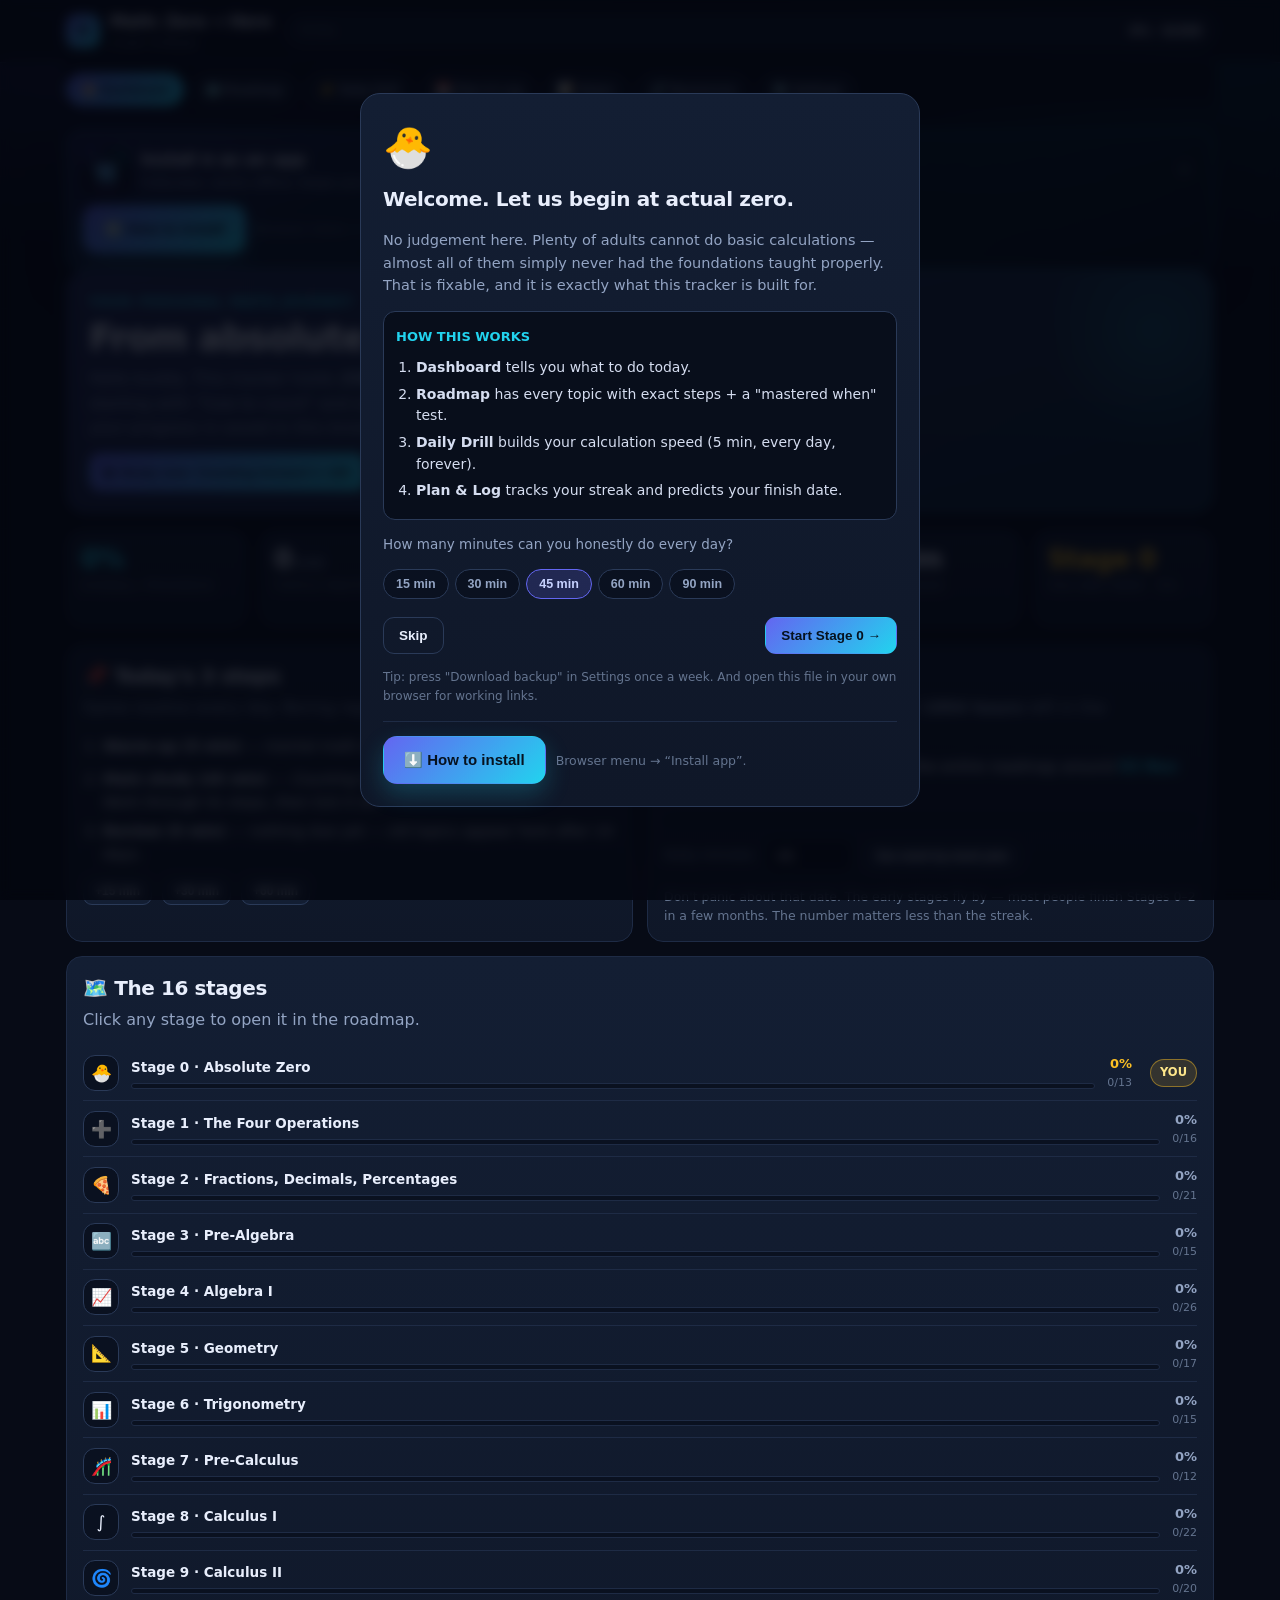
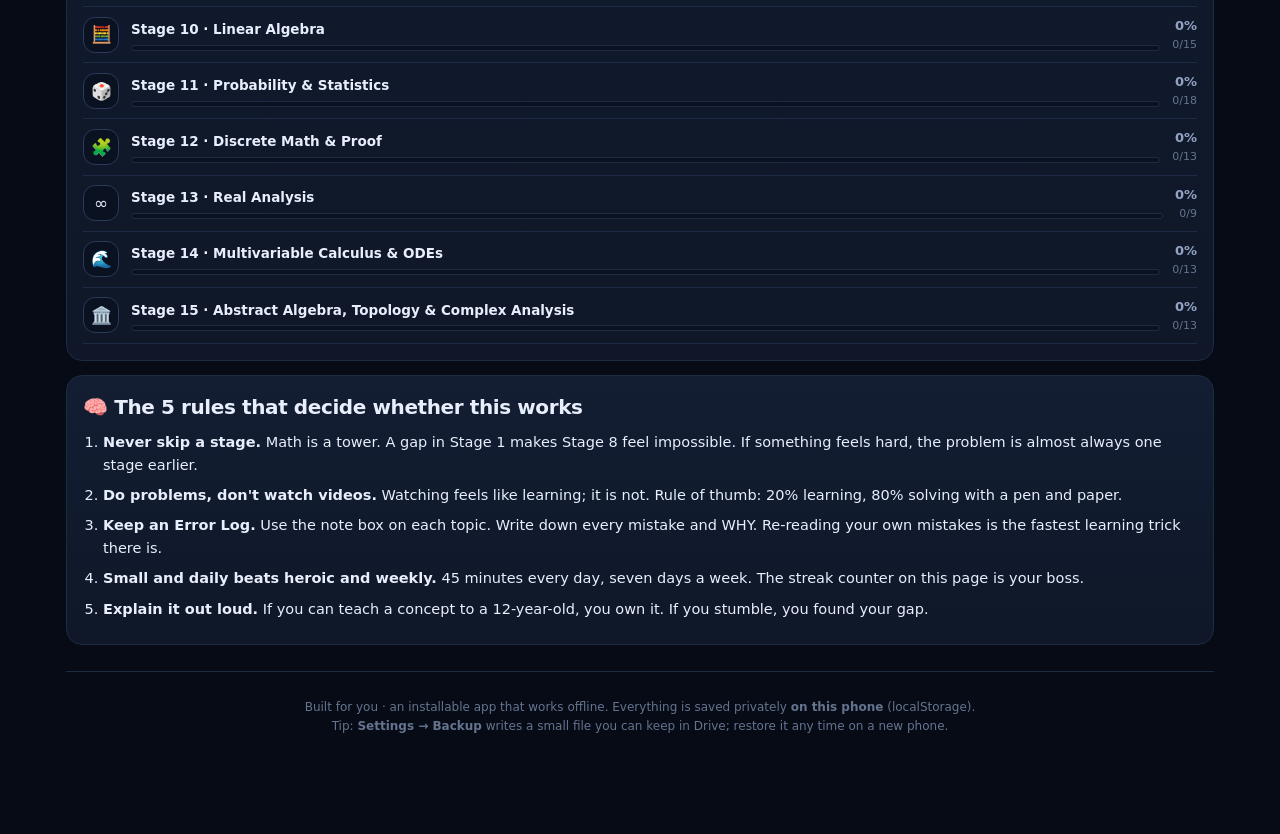
<file: index.html>
<!doctype html>
<html lang="en">
<head>
<meta charset="utf-8">
<meta name="viewport" content="width=device-width, initial-scale=1, viewport-fit=cover">
<meta name="theme-color" content="#070b16">
<meta name="mobile-web-app-capable" content="yes">
<meta name="apple-mobile-web-app-capable" content="yes">
<meta name="apple-mobile-web-app-status-bar-style" content="black-translucent">
<title>Math: Zero → Hero · Your personal tracker</title>
<style>
:root{
  --bg:#070b16; --bg2:#0b1120; --card:#0f1728; --card2:#131e33; --line:#1e2b45; --line2:#2a3a58;
  --txt:#e8eefc; --mut:#93a4c3; --dim:#64748f;
  --acc:#6366f1; --acc2:#22d3ee; --ok:#34d399; --warn:#fbbf24; --bad:#fb7185;
  --grad:linear-gradient(135deg,#6366f1,#22d3ee);
  --r:16px; --rs:10px;
}
*{box-sizing:border-box}
html,body{margin:0;padding:0}
body{background:var(--bg);color:var(--txt);font-family:ui-sans-serif,system-ui,-apple-system,"Segoe UI",Roboto,"Helvetica Neue",Arial,"Noto Sans",sans-serif;line-height:1.55;-webkit-font-smoothing:antialiased;overflow-x:hidden}
body::before{content:"";position:fixed;inset:0;background:
 radial-gradient(900px 520px at 8% -8%,rgba(99,102,241,.22),transparent 62%),
 radial-gradient(760px 460px at 96% 0%,rgba(34,211,238,.15),transparent 60%),
 radial-gradient(680px 520px at 50% 115%,rgba(168,85,247,.12),transparent 60%);
 pointer-events:none;z-index:0}
body::after{content:"";position:fixed;inset:0;background-image:linear-gradient(rgba(255,255,255,.028) 1px,transparent 1px),linear-gradient(90deg,rgba(255,255,255,.028) 1px,transparent 1px);background-size:44px 44px;pointer-events:none;z-index:0;opacity:.55}
.wrap{position:relative;z-index:1;max-width:1180px;margin:0 auto;padding:0 16px 90px}
header.top{position:sticky;top:0;z-index:40;backdrop-filter:blur(14px);background:rgba(7,11,22,.82);border-bottom:1px solid var(--line)}
.top-in{max-width:1180px;margin:0 auto;padding:10px 16px;display:flex;gap:14px;align-items:center;flex-wrap:wrap}
.brand{display:flex;gap:10px;align-items:center;font-weight:800;letter-spacing:-.02em}
.logo{width:34px;height:34px;border-radius:10px;background:var(--grad);display:grid;place-items:center;font-weight:900;color:#06121f;font-size:15px;flex:0 0 auto}
.brand small{display:block;font-weight:500;color:var(--dim);font-size:11px;letter-spacing:.06em;text-transform:uppercase}
.topbar{flex:1 1 320px;min-width:220px;height:34px;background:var(--card);border:1px solid var(--line);border-radius:999px;padding:0 12px;display:flex;align-items:center;gap:10px}
.topbar .bar{flex:1;height:8px;background:#0a1120;border-radius:999px;overflow:hidden;border:1px solid var(--line)}
.topbar .bar i{display:block;height:100%;background:var(--grad);width:0;transition:width .5s cubic-bezier(.2,.8,.2,1)}
.topbar b{font-size:12px;color:var(--txt);white-space:nowrap}
nav.tabs{position:sticky;top:55px;z-index:35;display:flex;gap:6px;overflow-x:auto;padding:10px 2px;margin:0 -2px;scrollbar-width:none;background:linear-gradient(180deg,rgba(7,11,22,.96),rgba(7,11,22,.72) 70%,transparent)}
nav.tabs::-webkit-scrollbar{display:none}
.tab{white-space:nowrap;border:1px solid var(--line);background:var(--card);color:var(--mut);padding:8px 14px;border-radius:999px;font-size:13px;font-weight:600;cursor:pointer;transition:.16s}
.tab:hover{color:var(--txt);border-color:var(--line2)}
.tab.on{background:var(--grad);color:#06121f;border-color:transparent}
main{padding-top:14px}
h1{font-size:clamp(24px,4vw,36px);line-height:1.15;margin:6px 0 8px;letter-spacing:-.03em}
h2{font-size:20px;margin:0 0 4px;letter-spacing:-.02em}
h3{font-size:16px;margin:0}
.sub{color:var(--mut);margin:0 0 18px;max-width:76ch}
.card{background:linear-gradient(180deg,var(--card2),var(--card));border:1px solid var(--line);border-radius:var(--r);padding:16px}
.hero{background:linear-gradient(135deg,rgba(99,102,241,.20),rgba(34,211,238,.10)),linear-gradient(180deg,var(--card2),var(--card));border:1px solid var(--line2);border-radius:20px;padding:22px;margin-bottom:16px;position:relative;overflow:hidden}
.hero::after{content:"";position:absolute;right:-60px;top:-60px;width:240px;height:240px;border-radius:50%;background:radial-gradient(circle,rgba(34,211,238,.22),transparent 65%)}
.hero .tagline{color:var(--acc2);font-weight:700;font-size:12px;letter-spacing:.14em;text-transform:uppercase}
.stats{display:grid;grid-template-columns:repeat(auto-fit,minmax(148px,1fr));gap:12px;margin:16px 0}
.stat{background:linear-gradient(180deg,var(--card2),var(--card));border:1px solid var(--line);border-radius:var(--r);padding:14px}
.stat .n{font-size:26px;font-weight:800;letter-spacing:-.02em;line-height:1.1}
.stat .l{color:var(--dim);font-size:11.5px;text-transform:uppercase;letter-spacing:.08em;margin-top:4px}
.stat.good .n{color:var(--ok)} .stat.warn .n{color:var(--warn)} .stat.acc .n{color:var(--acc2)}
.btn{border:1px solid var(--line2);background:var(--card2);color:var(--txt);padding:10px 15px;border-radius:11px;font-weight:700;font-size:13.5px;cursor:pointer;transition:.16s;display:inline-flex;gap:8px;align-items:center;justify-content:center}
.btn:hover{transform:translateY(-1px);border-color:var(--acc)}
.btn.pri{background:var(--grad);border-color:transparent;color:#06121f}
.btn.sm{padding:6px 11px;font-size:12px;border-radius:9px}
.btn.ghost{background:transparent}
.btn.dang{border-color:rgba(251,113,133,.4);color:#fecdd3}
.btn.dang:hover{background:rgba(251,113,133,.14)}
.row{display:flex;gap:10px;flex-wrap:wrap;align-items:center}
.bar{height:10px;background:#0a1120;border:1px solid var(--line);border-radius:999px;overflow:hidden}
.bar i{display:block;height:100%;background:var(--grad);width:0;transition:width .5s cubic-bezier(.2,.8,.2,1)}
.bar.thin{height:6px}
.stage{border:1px solid var(--line);border-radius:var(--r);margin:12px 0;overflow:hidden;background:linear-gradient(180deg,rgba(19,30,51,.7),rgba(15,23,40,.7))}
.stage-h{display:flex;gap:14px;align-items:center;padding:14px 16px;cursor:pointer;user-select:none;background:transparent;border:0;width:100%;text-align:left;color:inherit;font:inherit}
.stage-h:hover{background:rgba(99,102,241,.07)}
.emo{font-size:22px;width:44px;height:44px;border-radius:12px;display:grid;place-items:center;background:#0a1120;border:1px solid var(--line2);flex:0 0 auto}
.stage-h .mid{flex:1;min-width:0}
.stage-h .t{font-weight:800;letter-spacing:-.02em;font-size:16px}
.stage-h .d{color:var(--dim);font-size:12.5px}
.pill{font-size:11.5px;font-weight:800;padding:4px 9px;border-radius:999px;border:1px solid var(--line2);background:#0a1120;color:var(--mut);white-space:nowrap}
.pill.done{background:rgba(52,211,153,.14);border-color:rgba(52,211,153,.45);color:#a7f3d0}
.pill.now{background:rgba(251,191,36,.14);border-color:rgba(251,191,36,.45);color:#fde68a}
.stage-b{padding:0 16px 16px;border-top:1px solid var(--line)}
.goal{background:rgba(99,102,241,.09);border:1px solid rgba(99,102,241,.3);border-left:3px solid var(--acc);padding:11px 13px;border-radius:11px;margin:14px 0;font-size:13.5px;color:#dbe4ff}
.mod{margin:14px 0 0}
.mod-h{display:flex;align-items:center;gap:10px;margin-bottom:8px}
.mod-h .mt{font-weight:800;font-size:14.5px;letter-spacing:-.01em}
.mod-h .bar{flex:1;min-width:60px}
.topic{display:flex;gap:11px;align-items:flex-start;padding:11px 12px;border:1px solid var(--line);border-radius:12px;margin:8px 0;background:rgba(10,17,32,.55);transition:.16s}
.topic:hover{border-color:var(--line2)}
.topic.done{background:rgba(52,211,153,.06);border-color:rgba(52,211,153,.28)}
.topic.done .tname{text-decoration:line-through;color:var(--mut)}
.cbx{appearance:none;width:22px;height:22px;border:2px solid var(--line2);border-radius:7px;background:#0a1120;cursor:pointer;flex:0 0 auto;margin-top:2px;position:relative;transition:.15s}
.cbx:hover{border-color:var(--acc2)}
.cbx:checked{background:var(--ok);border-color:var(--ok)}
.cbx:checked::after{content:"✓";position:absolute;inset:0;display:grid;place-items:center;color:#04150e;font-weight:900;font-size:14px}
.tmain{flex:1;min-width:0}
.tname{font-weight:700;font-size:14px}
.tmeta{display:flex;gap:8px;flex-wrap:wrap;margin-top:3px}
.tmeta span{font-size:11px;color:var(--dim)}
.tmeta .hrs{color:var(--acc2);font-weight:700}
.tact{display:flex;gap:6px;align-items:center;flex:0 0 auto}
.mini{border:1px solid var(--line);background:#0a1120;color:var(--mut);width:30px;height:30px;border-radius:8px;cursor:pointer;font-size:13px;line-height:1;display:grid;place-items:center}
.mini:hover{color:var(--txt);border-color:var(--acc2)}
.mini.on{background:rgba(99,102,241,.2);border-color:var(--acc);color:#c7d2fe}
.steps{margin-top:10px;padding:12px;border-radius:11px;background:#080e1b;border:1px dashed var(--line2)}
.steps ol{margin:0 0 8px;padding-left:20px}
.steps li{margin:5px 0;font-size:13.5px;color:#d5ddf0}
.mastery{font-size:13px;color:#fde68a;background:rgba(251,191,36,.09);border:1px solid rgba(251,191,36,.25);border-radius:9px;padding:8px 10px;margin:8px 0}
.mastery b{color:#fff}
.links{display:flex;gap:6px;flex-wrap:wrap;margin-top:8px}
.links a{font-size:11.5px;color:var(--acc2);text-decoration:none;border:1px solid rgba(34,211,238,.3);background:rgba(34,211,238,.08);padding:4px 9px;border-radius:999px}
.links a:hover{background:rgba(34,211,238,.2)}
textarea.note{width:100%;margin-top:8px;background:#080e1b;border:1px solid var(--line2);color:var(--txt);border-radius:9px;padding:8px 10px;font-family:ui-monospace,SFMono-Regular,Menlo,monospace;font-size:12.5px;min-height:56px;resize:vertical}
input[type=text],input[type=number],input[type=date],select{background:#080e1b;border:1px solid var(--line2);color:var(--txt);border-radius:10px;padding:10px 12px;font-size:14px;font-family:inherit;min-width:0}
input:focus,select:focus,textarea:focus{outline:2px solid rgba(99,102,241,.55);outline-offset:1px}
input[type=checkbox]{accent-color:var(--ok)}
.grid2{display:grid;grid-template-columns:1fr 1fr;gap:14px}
.grid3{display:grid;grid-template-columns:repeat(3,1fr);gap:14px}
@media(max-width:820px){.grid2,.grid3{grid-template-columns:1fr}}
.qbox{text-align:center;padding:18px 14px}
.qtext{font-size:clamp(28px,7vw,46px);font-weight:800;letter-spacing:-.02em;font-family:ui-monospace,SFMono-Regular,Menlo,monospace;margin:8px 0 14px}
.ans{width:min(280px,100%);font-size:22px;text-align:center;font-family:ui-monospace,monospace;letter-spacing:.04em}
.scorerow{display:flex;justify-content:space-between;gap:10px;color:var(--mut);font-size:13px;margin-bottom:8px;flex-wrap:wrap}
.chip{display:inline-flex;gap:6px;align-items:center;border:1px solid var(--line2);background:#0a1120;color:var(--mut);padding:7px 12px;border-radius:999px;font-size:12.5px;font-weight:700;cursor:pointer}
.chip.on{background:rgba(99,102,241,.2);border-color:var(--acc);color:#c7d2fe}
.flash{min-height:130px;display:grid;place-items:center;background:#080e1b;border:1px dashed var(--line2);border-radius:14px;padding:16px;cursor:pointer}
.flash .q{font-size:26px;font-weight:800;font-family:ui-monospace,monospace}
.flash .a{font-size:30px;font-weight:800;color:var(--ok)}
.heat{display:grid;grid-template-columns:repeat(15,1fr);gap:5px}
.hd{aspect-ratio:1;border-radius:4px;background:#0a1120;border:1px solid var(--line)}
.hd.l1{background:rgba(52,211,153,.28);border-color:transparent}
.hd.l2{background:rgba(52,211,153,.55);border-color:transparent}
.hd.l3{background:rgba(52,211,153,.9);border-color:transparent}
.hd.today{outline:2px solid var(--acc2)}
.tbl{width:100%;border-collapse:collapse;font-size:13.5px}
.tbl th,.tbl td{padding:9px 10px;border-bottom:1px solid var(--line);text-align:left;vertical-align:top}
.tbl th{color:var(--dim);font-size:11px;text-transform:uppercase;letter-spacing:.08em}
.tbl tr:hover td{background:rgba(99,102,241,.05)}
.acc-h{display:flex;gap:12px;align-items:center;width:100%;background:transparent;border:0;color:inherit;font:inherit;cursor:pointer;padding:14px 0;text-align:left}
.acc-h .emo{width:38px;height:38px;font-size:19px}
.acc-b{padding:0 0 14px 0}
.acc-b h4{margin:14px 0 6px;font-size:13px;color:var(--acc2);text-transform:uppercase;letter-spacing:.08em}
.acc-b ul{margin:6px 0;padding-left:20px}
.acc-b li{margin:6px 0;font-size:14px}
.acc-b a{color:#a5b4fc;text-decoration:none;border-bottom:1px dotted rgba(165,180,252,.5);word-break:break-all}
.acc-b a:hover{color:#fff}
.acc-b code{background:#0a1120;border:1px solid var(--line);padding:1px 6px;border-radius:6px;font-size:12.5px;color:#a5f3fc}
.empty{color:var(--dim);font-size:14px;padding:16px;text-align:center}
.searchbar{position:relative;flex:1;min-width:180px}
.searchbar input{width:100%;padding-left:34px}
.searchbar svg{position:absolute;left:11px;top:50%;transform:translateY(-50%);opacity:.6}
footer{color:var(--dim);font-size:12px;text-align:center;padding:26px 0 8px;border-top:1px solid var(--line);margin-top:26px}
.modal-bg{position:fixed;inset:0;background:rgba(3,6,14,.82);backdrop-filter:blur(6px);display:none;z-index:80;padding:18px;overflow:auto}
.modal-bg.on{display:grid;place-items:center}
.modal{max-width:560px;width:100%;background:linear-gradient(180deg,var(--card2),var(--card));border:1px solid var(--line2);border-radius:20px;padding:22px}
.kbd{border:1px solid var(--line2);background:#0a1120;border-radius:6px;padding:1px 7px;font-family:ui-monospace,monospace;font-size:12px}
.toast{position:fixed;left:50%;bottom:26px;transform:translate(-50%,20px);background:#0b1a14;border:1px solid rgba(52,211,153,.5);color:#bbf7d0;padding:11px 18px;border-radius:999px;font-size:13.5px;font-weight:700;opacity:0;transition:.28s;z-index:90;pointer-events:none;box-shadow:0 12px 34px rgba(0,0,0,.5)}
.toast.on{opacity:1;transform:translate(-50%,0)}
.hide{display:none!important}
.weeks{display:grid;grid-template-columns:repeat(auto-fill,minmax(230px,1fr));gap:12px}
.wk{border:1px solid var(--line);border-radius:13px;padding:12px;background:rgba(10,17,32,.6)}
.wk .wh{font-weight:800;font-size:13.5px;color:var(--acc2);margin-bottom:5px}
.wk ul{margin:0;padding-left:17px;font-size:13px;color:var(--mut)}
.wk li{margin:3px 0}
@media(max-width:640px){
  .wrap{padding:0 11px 70px}
  .top-in{padding:9px 11px;gap:10px}
  .brand small{display:none}
  nav.tabs{top:52px;padding:9px 2px}
  .tab{padding:11px 15px;font-size:13.5px}
  h1{font-size:23px}
  .hero{padding:16px 14px;border-radius:16px}
  .card{padding:14px}
  .stats{grid-template-columns:repeat(2,1fr);gap:9px}
  .stat{padding:12px}
  .stat .n{font-size:22px}
  .cbx{width:30px;height:30px;border-radius:9px;margin-top:1px}
  .cbx:checked::after{font-size:18px}
  .topic{padding:13px 11px;gap:12px}
  .tname{font-size:14.5px}
  .btn{padding:12px 16px;font-size:14px}
  .btn.sm{padding:10px 13px;font-size:12.5px}
  .mini{width:38px;height:38px}
  .chip{padding:10px 14px;font-size:13px}
  .ans{font-size:26px;padding:14px;width:100%}
  .qtext{font-size:34px}
  .flash{min-height:160px}
  .flash .q{font-size:23px}
  .flash .a{font-size:27px}
  textarea.note{font-size:14px;min-height:74px}
  input[type=text],input[type=number],input[type=date],select{padding:12px;font-size:16px}
  .stage-h{padding:13px 11px;gap:10px}
  .emo{width:38px;height:38px;font-size:19px}
  .stage-h .t{font-size:15px}
  .heat{grid-template-columns:repeat(15,1fr);gap:4px}
  .tbl th,.tbl td{padding:11px 8px;font-size:13px}
  .steps li{font-size:14px}
  .toast{left:12px;right:12px;transform:translateY(20px);bottom:16px;text-align:center;border-radius:14px}
  .toast.on{transform:translateY(0)}
}
@media print{
  body{background:#fff;color:#000} body::before,body::after{display:none}
  header.top,nav.tabs,.no-print,.toast,.modal-bg{display:none!important}
  .card,.stage,.topic,.stat{background:#fff!important;border-color:#ccc!important;color:#000!important}
  .stage-b{display:block!important} .steps{display:block!important;background:#fafafa!important}
  .tname,.stage-h .t,.stat .n,h1,h2,h3{color:#000!important}
  .sub,.stage-h .d,.tmeta span,.acc-b li{color:#333!important}
  .goal{background:#f3f4ff!important;color:#111!important}
  a{color:#0b3bd6!important}
}

/* ================= PWA / phone-app shell ================= */
:root{--navh:62px}
html,body{overscroll-behavior-y:contain}
body{-webkit-tap-highlight-color:transparent}
button,.tab,.mini,.chip,.topic-h,.stage-h{touch-action:manipulation}

/* --- bottom tab bar (phones) --- */
.pwa-bottomnav{display:none}
@media(max-width:820px){
  body.pwa-nav .pwa-bottomnav{
    display:flex;position:fixed;left:0;right:0;bottom:0;z-index:70;
    background:linear-gradient(180deg,rgba(11,17,32,.88),rgba(7,11,22,.98));
    -webkit-backdrop-filter:blur(16px) saturate(1.3);backdrop-filter:blur(16px) saturate(1.3);
    border-top:1px solid var(--line);
    padding:5px 3px calc(5px + env(safe-area-inset-bottom));
    box-shadow:0 -12px 30px rgba(0,0,0,.45)
  }
  .pwa-bottomnav button{
    flex:1 1 0;min-width:0;background:none;border:0;color:var(--dim);font:inherit;cursor:pointer;
    display:flex;flex-direction:column;align-items:center;gap:2px;padding:6px 2px;border-radius:14px;transition:.15s
  }
  .pwa-bottomnav button .i{font-size:19px;line-height:1;filter:grayscale(.35) opacity(.85)}
  .pwa-bottomnav button .l{font-size:9.5px;font-weight:700;letter-spacing:.01em;max-width:100%;overflow:hidden;text-overflow:ellipsis;white-space:nowrap}
  .pwa-bottomnav button.on{color:var(--txt);background:rgba(99,102,241,.18)}
  .pwa-bottomnav button.on .i{filter:none;transform:translateY(-1px)}
  .pwa-bottomnav button.on .l{color:var(--acc2)}
  /* the old horizontally-scrolling tab strip is replaced by the bottom bar */
  body.pwa-nav nav.tabs{display:none}
  .wrap{padding-bottom:calc(var(--navh) + 46px + env(safe-area-inset-bottom))}
  main{padding-top:8px}
  /* thumb-friendly spacing */
  .topic{padding:14px 12px}
  .btn{padding:13px 17px}
  .cbx{width:32px;height:32px}
}
@media(max-width:400px){
  .pwa-bottomnav button .l{font-size:9px}
  .pwa-bottomnav button .i{font-size:18px}
}

/* installed / standalone: use the notch area properly */
@media(display-mode:standalone){
  header.top{padding-top:env(safe-area-inset-top);position:sticky;top:0}
  .wrap{padding-top:2px}
  body::before{opacity:.85}
}

/* --- install card inside Settings --- */
.pwa-install-card{border-color:rgba(34,211,238,.35);background:linear-gradient(180deg,rgba(34,211,238,.06),rgba(10,17,32,.7))}
.pwa-row{display:flex;flex-wrap:wrap;align-items:center;gap:10px}
.pwa-install-row{margin-top:10px}
.pwa-mut{font-size:12.5px;color:var(--dim)}
.pwa-ok{color:var(--ok)}
.pwa-btn{width:auto}

/* --- banners (install + backup) --- */
.pwa-banner{
  position:fixed;left:10px;right:10px;bottom:calc(var(--navh,62px) + 14px + env(safe-area-inset-bottom));z-index:80;
  display:flex;align-items:center;gap:10px;
  background:linear-gradient(180deg,#141f36,#0d1526);border:1px solid var(--line2);border-radius:16px;
  padding:10px 12px;box-shadow:0 18px 40px rgba(0,0,0,.5);
  transform:translateY(26px);opacity:0;transition:.32s cubic-bezier(.2,.8,.2,1)
}
.pwa-banner.on{transform:translateY(0);opacity:1}
.pwa-banner img{border-radius:10px;flex:0 0 auto}
.pwa-banner-t{flex:1 1 auto;min-width:0;display:flex;flex-direction:column}
.pwa-banner-t b{font-size:13.5px}
.pwa-banner-t span{font-size:11.5px;color:var(--mut);white-space:nowrap;overflow:hidden;text-overflow:ellipsis}
.pwa-x{background:none;border:0;color:var(--dim);font-size:15px;padding:6px;cursor:pointer;flex:0 0 auto}
.pwa-go{
  flex:0 0 auto;border:0;border-radius:11px;padding:10px 15px;font-weight:800;font-size:12.5px;cursor:pointer;
  background:var(--grad);color:#06121f
}
.pwa-nudge{border-color:rgba(251,191,36,.35)}
.pwa-nudge .pwa-go{background:linear-gradient(135deg,#fbbf24,#f59e0b);color:#241a02}

/* --- bottom sheet --- */
.pwa-sheet-bg{position:fixed;inset:0;z-index:90;background:rgba(3,6,14,.62);display:flex;align-items:flex-end;justify-content:center}
.pwa-sheet{
  width:100%;max-width:560px;background:#0d1526;border:1px solid var(--line2);border-radius:20px 20px 0 0;
  padding:10px 18px calc(20px + env(safe-area-inset-bottom));animation:sheetUp .28s cubic-bezier(.2,.8,.2,1)
}
@media(min-width:620px){.pwa-sheet{border-radius:20px;margin-bottom:40px}}
@keyframes sheetUp{from{transform:translateY(40px)}to{transform:translateY(0)}}
.pwa-sheet-grip{width:44px;height:4px;border-radius:99px;background:var(--line2);margin:4px auto 12px}
.pwa-sheet h3{margin:0 0 10px;font-size:18px}
.pwa-steps{margin:0;padding-left:20px;font-size:14px;color:var(--mut)}
.pwa-steps li{margin:8px 0}
.pwa-steps b{color:var(--txt)}
.pwa-note{font-size:12.5px;color:var(--dim);margin:14px 0 0}

/* --- misc --- */
#pwa-toast{position:fixed;left:12px;right:12px;bottom:calc(var(--navh,62px) + 90px);z-index:95;text-align:center;
  background:#131e33;border:1px solid var(--line2);color:var(--txt);padding:11px 14px;border-radius:14px;font-size:13.5px;
  opacity:0;transform:translateY(14px);transition:.22s;pointer-events:none}
#pwa-toast.on{opacity:1;transform:translateY(0)}
@media print{.pwa-bottomnav,.pwa-banner,.pwa-sheet-bg,#pwa-toast,.pwa-install-card{display:none!important}}

/* ================= v2: install-first additions ================= */

/* --- big install hero on the dashboard --- */
.pwa-hero-install{
  border-color:rgba(34,211,238,.45);
  background:linear-gradient(135deg,rgba(99,102,241,.16),rgba(34,211,238,.10) 55%,rgba(10,17,32,.75));
  box-shadow:0 14px 34px rgba(6,12,26,.5)
}
.pwa-hero-top{display:flex;align-items:center;gap:12px;margin-bottom:12px}
.pwa-hero-top img{border-radius:12px;box-shadow:0 6px 16px rgba(0,0,0,.45)}
.pwa-hero-top div{flex:1 1 auto;min-width:0;display:flex;flex-direction:column}
.pwa-hero-top b{font-size:16px;letter-spacing:-.01em}
.pwa-hero-top span{font-size:12.5px;color:var(--mut)}
.pwa-hero-install .pwa-mut{font-size:12.5px}
.pwa-btn-big{font-size:15px;padding:14px 20px;border-radius:14px;box-shadow:0 10px 24px rgba(34,211,238,.22)}

/* --- install row inside the onboarding popup --- */
.pwa-onb-install{
  border-top:1px solid var(--line);margin-top:16px;padding-top:14px
}
.pwa-onb-install .pwa-install-row{margin-top:0}

/* --- progress-safety card --- */
.pwa-safety-card{border-color:rgba(52,211,153,.32);background:linear-gradient(180deg,rgba(52,211,153,.06),rgba(10,17,32,.72))}
.pwa-kv{display:flex;justify-content:space-between;gap:12px;font-size:13.5px;color:var(--mut);padding:7px 0;border-bottom:1px dashed var(--line)}
.pwa-kv b{color:var(--txt)}
.pwa-kv:last-of-type{border-bottom:0}
@media(max-width:640px){
  .pwa-hero-top b{font-size:15px}
  .pwa-btn-big{width:100%;text-align:center}
  .pwa-safety-card .btn{width:100%}
  .pwa-safety-card .row{flex-direction:column}
}

/* --- in-app browser rescue banner (WhatsApp/Instagram) --- */
.pwa-inapp{border-color:rgba(251,191,36,.45);background:linear-gradient(180deg,#1d1a10,#150f0a)}
.pwa-inapp .pwa-go{background:linear-gradient(135deg,#fbbf24,#f59e0b);color:#241a02}

</style>
<link rel="manifest" href="./manifest.webmanifest">
<link rel="apple-touch-icon" href="./icons/apple-touch-icon-180.png">
<link rel="icon" type="image/png" sizes="64x64" href="./icons/favicon-64.png">
<meta name="app-build" content="2026.10.07">
<meta name="apple-mobile-web-app-title" content="Math Hero">
<meta name="description" content="258 topics from counting to Galois theory - your personal offline maths roadmap and tracker.">
</head>
<body>
<header class="top no-print"><div class="top-in">
  <div class="brand"><div class="logo">π</div><div>Math: Zero → Hero<small id="brand-sub">your tracker</small></div></div>
  <div class="topbar"><span style="font-size:11px;color:var(--dim);letter-spacing:.08em">TOTAL</span><div class="bar"><i id="topfill"></i></div><b id="toptxt">0%</b></div>
</div></header>
<div class="wrap">
<nav class="tabs no-print" id="tabs"></nav>
<main id="app"></main>
<footer>
  Built for you &middot; an installable app that works offline. Everything is saved privately <b>on this phone</b> (localStorage).<br>
  Tip: <b>Settings → Backup</b> writes a small file you can keep in Drive; restore it any time on a new phone.
</footer>
</div>
<div class="toast" id="toast"></div>
<div class="modal-bg" id="modal"><div class="modal" id="modal-in"></div></div>
<script>
/* ================= CURRICULUM DATA ================= */
var KA='https://www.khanacademy.org/math/';
var L={
 count:      [['Khan · Counting',KA+'early-math'],['Khan · Place value',KA+'early-math']],
 arith:      [['Khan · Arithmetic',KA+'arithmetic'],['Math Antics',  'https://www.youtube.com/@mathantics']],
 prealg:     [['Khan · Pre-algebra',KA+'pre-algebra'],['Math Antics','https://www.youtube.com/@mathantics']],
 alg1:       [['Khan · Algebra 1',KA+'algebra'],['Khan · Algebra basics',KA+'algebra-basics']],
 geo:        [['Khan · Geometry',KA+'geometry'],['GeoGebra','https://www.geogebra.org/geometry']],
 trig:       [['Khan · Trigonometry',KA+'trigonometry']],
 precalc:    [['Khan · Precalculus',KA+'precalculus']],
 calc:       [['Khan · Calculus 1',KA+'calculus-1'],['Professor Leonard','https://www.youtube.com/@ProfessorLeonard']],
 calc2:      [['Khan · Calculus 2',KA+'calculus-2'],['Professor Leonard','https://www.youtube.com/@ProfessorLeonard']],
 linalg:     [['Khan · Linear algebra',KA+'linear-algebra'],['3Blue1Brown · Essence of Linear Algebra','https://www.3blue1brown.com/topics/linear-algebra']],
 stats:      [['Khan · Statistics',KA+'statistics-probability'],['StatQuest','https://www.youtube.com/@statquest']],
 discrete:   [['Khan · Computer science principles','https://www.khanacademy.org/computing']],
 analysis:   [['MIT 18.100 Real Analysis','https://ocw.mit.edu/courses/18-100b-introduction-to-analysis-i-fall-2013/']],
 multivar:   [['Khan · Multivariable calculus',KA+'multivariable-calculus'],['3Blue1Brown','https://www.3blue1brown.com/topics/calculus']],
 ode:        [['MIT 18.03 Differential Equations','https://ocw.mit.edu/courses/18-03sc-differential-equations-fall-2011/']],
 algebra2:   [['MIT 18.701 Algebra I','https://ocw.mit.edu/courses/18-701-algebra-i-fall-2010/']],
 topology:   [['MIT 18.901 Topology','https://ocw.mit.edu/courses/18-901-introduction-to-topology-fall-2004/']],
 complex:    [['MIT 18.04 Complex Variables','https://ocw.mit.edu/courses/18-04-complex-variables-with-applications-spring-2018/']],
 ncert:      [['NCERT eBooks (free)','https://ncert.nic.in/textbook.php']],
 desmos:     [['Desmos graphing calculator','https://www.desmos.com/calculator']],
 geo2:       [['GeoGebra suite','https://www.geogebra.org/']],
 prac:       [['MathsIsFun (easy lessons)','https://www.mathsisfun.com/'],['IXL practice','https://www.in.ixl.com/math']]
};

var STAGES=[
/* ============================ STAGE 0 ============================ */
{id:0,emo:"🐣",t:"Stage 0 · Absolute Zero",sub:"Counting, numbers, shapes, time, money",
 goal:"You can count confidently to 100+, read and write any number, compare numbers, read a clock, and handle money. Nothing else in this whole roadmap works until this is solid. Do NOT rush it.",
 mods:[
 {t:"Number Sense (the real foundation)",topics:[
  {n:"Counting forward 1–100",h:4,s:["Count out loud from 1 to 100 every single morning for 7 days (yes, out loud — it fixes the gaps).","Count real objects: coins, chapatis, pencils, steps. Touch each item and say its number.","Write 1–100 in rows of 10 on paper. Circle every 10th number and say what you notice."],m:"You can count 1→100 aloud with zero hesitation, and write 1→100 with no skips.",r:L.count},
  {n:"Counting backward from 100",h:3,s:["Count down 100→1 every day for 5 days.","Count down in steps of 2s, 5s and 10s (100, 95, 90 …).","Play: someone says a number, you say the number just below it, instantly."],m:"Backward counting from any number ≤100 is instant.",r:L.count},
  {n:"Skip counting by 2s, 5s, 10s",h:3,s:["Count by 10s to 100, then by 5s to 100, then by 2s to 100.","Fill in blanks: 10, 20, __, 40 …","Notice: skip counting by 10s IS the multiplication table of 10. You are already doing algebra."],m:"You can skip count by 2, 5, 10 forward and backward.",r:L.count},
  {n:"Reading & writing numerals ↔ words",h:3,s:["Write a number in digits, then write it in words (e.g. 47 = forty-seven).","Do 20 per day. Include tricky ones: 14, 40, 16, 60, 13, 30.","Read numbers off real life: house numbers, price tags, phone numbers, vehicle plates."],m:"Any number up to 1000 converts both ways correctly.",r:L.count},
  {n:"Place value: ones, tens, hundreds, thousands",h:5,s:["Draw a place-value table. Put 347 in it: 3 hundreds, 4 tens, 7 ones.","Build numbers with real objects: 10 sticks tied in a bundle = 1 ten.","Write the expanded form: 347 = 300 + 40 + 7. Do 20 numbers."],m:"You can break any 4-digit number into its place values and rebuild it.",r:L.count},
  {n:"Comparing & ordering: >, <, =",h:3,s:["Learn the crocodile rule: the open mouth always eats the bigger number.","Write 30 comparisons a day: 47 __ 74.","Order 5 given numbers from smallest to largest, then largest to smallest."],m:"Comparison of any two numbers up to 4 digits is instant and correct.",r:L.count},
  {n:"Even, odd & number patterns",h:3,s:["Even numbers end in 0,2,4,6,8. Odd end in 1,3,5,7,9. Sort 30 numbers.","Find the rule in a pattern: 3, 6, 9, 12, __ (add 3).","Create 5 patterns yourself and give them to a friend to solve."],m:"You can spot and extend a simple number pattern.",r:L.count}
 ]},
 {t:"Shapes, Measurement & Everyday Math",topics:[
  {n:"2D and 3D shapes",h:3,s:["Name and draw: square, rectangle, triangle, circle, oval, rhombus, trapezium.","Count sides and corners of each shape.","Find 3D shapes at home: box (cuboid), ball (sphere), can (cylinder), dice (cube)."],m:"You identify shapes by name, side count and corner count.",r:L.count},
  {n:"Measuring length, weight, volume",h:4,s:["Learn the units: mm, cm, m, km and g, kg and ml, l. Know 1 m = 100 cm, 1 kg = 1000 g.","Measure 10 objects at home with a ruler and write them down.","Weigh things on a kitchen scale; pour water into a measuring cup."],m:"You pick the right unit for a real object and measure it correctly.",r:L.count},
  {n:"Telling time (analog + digital)",h:4,s:["Learn the hour hand and minute hand. Start with exact hours (3:00).","Then half hours (3:30), then quarters, then every 5 minutes.","Wear an analog watch for a week and check the time on it 10 times a day."],m:"You read any analog clock time to the minute and convert it to digital.",r:L.count},
  {n:"Calendar: days, months, years",h:2,s:["Memorise the 12 months and the number of days in each (knuckle trick works).","Answer: what day was 15 days after a Tuesday?","Practise dates: today's date, your birthday, how many days between them."],m:"You can move forward and backward through dates confidently.",r:L.count},
  {n:"Money (₹) — coins, notes, totals, change",h:5,s:["Lay out real coins and notes. Know every denomination.","Count a set of coins: e.g. 3 × ₹10 + 4 × ₹5 = ₹50.","Practise giving change: item costs ₹73, you give ₹100 → change ₹27. Do 20 of these.","At the shop, mentally calculate the bill BEFORE the shopkeeper does."],m:"You can total a bill and work out change in your head.",r:L.count}
 ]},
 {t:"✅ Stage 0 Checkpoint",topics:[
  {n:"Checkpoint: prove Stage 0",h:2,s:["Write numbers 1–100 forward, then 100–1 backward — time yourself.","Do 20 comparisons (> < =) with 3-digit numbers.","Read 5 analog clock times and 5 money amounts aloud.","If you get under 90%, go back and redo the weak topic. No shame — this is the base of the whole building."],m:"9/10 correct on each mini-test above.",r:[]}
 ]}
]},
/* ============================ STAGE 1 ============================ */
{id:1,emo:"➕",t:"Stage 1 · The Four Operations",sub:"Add, subtract, multiply, divide — on paper and in your head",
 goal:"Arithmetic becomes automatic. This is the single biggest unlock: 90% of 'I am bad at math' is actually 'my addition and multiplication are slow'. Spend real time here.",
 mods:[
 {t:"Addition & Subtraction",topics:[
  {n:"Addition of single digits (+ the addition table)",h:6,s:["Understand: addition = combining. Use objects first (3 coins + 4 coins).","Learn the 'make 10' trick: 8+7 → 8+2+5 = 15. This is the master key to mental math.","Learn doubles (6+6), doubles+1 (6+7), and +9/+8 tricks (+9 = +10 − 1).","Drill 30 random single-digit additions daily for 2 weeks. Use the Daily Drill tab."],m:"Any two single-digit numbers added in under 2 seconds, mentally.",r:L.arith},
  {n:"Subtraction of single digits & fact families",h:5,s:["Subtraction = taking away AND = the gap between two numbers.","Learn fact families: if 7+5=12 then 12−5=7 and 12−7=5. Write 10 families.","Count-up strategy: 13−8 → count 8…9,10,11,12,13 = 5.","Drill 30 single-digit subtractions daily."],m:"Single-digit subtraction is instant; you can flip between + and −.",r:L.arith},
  {n:"Multi-digit addition with carrying",h:5,s:["Always line up the digits in columns (ones under ones). Add right to left.","When a column totals 10+, write the ones digit and carry the tens.","Do 15 problems a day, mixing 2, 3 and 4 digit numbers.","Check every answer by re-adding in the other direction or by estimating."],m:"You add any two numbers up to 5 digits with zero carrying errors.",r:L.arith},
  {n:"Multi-digit subtraction with borrowing",h:6,s:["Column method, right to left. If the top digit is smaller, borrow 1 from the left.","Master the hard case: borrowing across zeros (e.g. 4002 − 1567).","Do 15 problems daily.","CHECK EVERY ANSWER by adding the result back to the subtrahend. Non-negotiable."],m:"Borrowing across zeros works perfectly, and you always verify.",r:L.arith}
 ]},
 {t:"Multiplication & Division",topics:[
  {n:"Multiplication as repeated addition & arrays",h:4,s:["4 × 3 means 'four groups of three' = 3+3+3+3 = 12.","Draw arrays: 4 rows of 3 dots. Count them.","Also see it as 3 groups of 4 — this shows why 4×3 = 3×4 (commutative).","Any number × 0 = 0. Any number × 1 = itself."],m:"You can explain multiplication three ways (groups, array, repeated addition).",r:L.arith},
  {n:"Times tables 2, 5, 10 (start here)",h:6,s:["Table of 2 = even numbers. Table of 10 = add a zero. Table of 5 = ends in 0 or 5.","Write each table 5 times, say it aloud 5 times.","Drill randomly — not in order. Order-reciting is not knowledge.","15 minutes a day for a week."],m:"Tables 2, 5, 10 recalled instantly in random order.",r:L.arith},
  {n:"Times tables 3, 4, 6, 9",h:8,s:["9-trick: digits of the answer always sum to 9 (9×7=63, 6+3=9). Also 9×n = 10n − n.","4 = double the 2-table. 6 = double the 3-table. 3-table: sum of digits is a multiple of 3.","Do one table per day: write it, say it, drill it randomly, then mix with old tables.","Keep a table chart on your wall for 3 months."],m:"Tables up to 6 and 9 are instant.",r:L.arith},
  {n:"Times tables 7, 8, 11, 12 (the hard ones)",h:8,s:["7 and 8 are the hardest — do them with flashcards, 10 minutes daily, for 3 weeks.","8 = double the 4-table. 11 up to 9: repeat the digit (11×7=77). 12 = 10× + 2×.","Mix ALL tables randomly every day. Random recall is the only real test."],m:"Complete 1–12 table, random order, under 3 seconds per fact.",r:L.arith},
  {n:"Multiplying 2-digit and 3-digit numbers",h:8,s:["Learn the standard column method: multiply by the ones, then by the tens (shifted one place), then add.","Learn the grid / area method too — it explains WHY the standard method works.","Do 10 problems a day.","Estimate first (34 × 21 ≈ 30 × 20 = 600) to catch silly mistakes."],m:"You can multiply any two 3-digit numbers correctly and explain the steps.",r:L.arith},
  {n:"Division: sharing, grouping & the ÷ symbol",h:5,s:["Division = splitting into equal groups. 12 ÷ 3 = how many in each of 3 groups.","Division is the reverse of multiplication: 12 ÷ 3 = 4 because 4 × 3 = 12.","Practise all division facts that match your tables (up to 144 ÷ 12).","Division by zero is undefined — understand why (no number times 0 gives 5)."],m:"Basic division facts are instant because your tables are instant.",r:L.arith},
  {n:"Long division & remainders",h:8,s:["Learn the 4 steps: Divide, Multiply, Subtract, Bring down. Say them aloud each time.","Start with 2-digit divisors into 3-digit numbers, then go bigger.","Understand the remainder: 17 ÷ 5 = 3 remainder 2, i.e. 17 = 5×3 + 2.","ALWAYS check: quotient × divisor + remainder must equal the original number."],m:"You divide a 4-digit number by a 2-digit number and verify your answer.",r:L.arith},
  {n:"Multiples, factors & divisibility rules",h:5,s:["Factors of 12: 1,2,3,4,6,12. Multiples of 12: 12,24,36,…","Learn the tests: 2 (even), 3 (digit-sum), 5 (ends 0/5), 9 (digit-sum), 10 (ends 0), 4 (last two digits), 6 (both 2 and 3).","For any number, list all factors and the first 10 multiples."],m:"You can test divisibility by 2,3,4,5,6,9,10 without dividing.",r:L.arith}
 ]},
 {t:"Mixing it all together",topics:[
  {n:"Order of operations (brackets first)",h:4,s:["Rule: Brackets → Powers → Multiply/Divide (left to right) → Add/Subtract (left to right).","Solve 20 expressions with brackets: (5+3) × 2 = 16, but 5 + 3 × 2 = 11.","Write your own 5 tricky expressions and solve them twice, different order, to see why the rule exists."],m:"You never get 'left-to-right confusion' wrong again.",r:L.arith},
  {n:"Estimation & rounding (your safety net)",h:4,s:["Round to nearest 10, 100, 1000.","Before solving anything, estimate the answer. If your exact answer is miles off, you made a mistake.","Example: 487 + 312 ≈ 500 + 300 = 800. So an answer of 79 or 8000 is obviously wrong."],m:"You estimate every big calculation and catch your own errors.",r:L.arith},
  {n:"Word problems with the four operations",h:8,s:["Learn the signal words: total/sum/altogether → add; difference/left/more than → subtract; each/per/times → multiply; share/split/per person → divide.","Use the 4-step method: (1) Read and underline what is asked, (2) write what is given, (3) choose the operation, (4) solve and check the answer makes sense.","Do 5 word problems a day for 3 weeks."],m:"You can read a paragraph and turn it into a correct calculation.",r:L.arith}
 ]},
 {t:"✅ Stage 1 Checkpoint",topics:[
  {n:"Checkpoint: Mental Math Sprint",h:3,s:["50 mixed single-digit additions in under 3 minutes.","50 mixed single-digit subtractions in under 3 minutes.","Tables 2–12: 40 random questions in under 4 minutes.","5 multi-digit additions, 5 subtractions, 5 multiplications, 5 long divisions on paper — all correct.","Fail any part? Redo that topic. Arithmetic speed is what makes all future math feel easy."],m:"All five sprints passed.",r:L.prac}
 ]}
]},
/* ============================ STAGE 2 ============================ */
{id:2,emo:"🍕",t:"Stage 2 · Fractions, Decimals, Percentages",sub:"Numbers that are not whole — plus the math of real life",
 goal:"Fractions stop being scary. You can move freely between 1/2, 0.5 and 50%. You can handle discounts, interest, averages — actual daily-life math.",
 mods:[
 {t:"Decimals",topics:[
  {n:"Decimal place value (tenths, hundredths)",h:4,s:["A decimal is a fraction with a denominator of 10, 100, 1000. 0.7 = 7/10, 0.25 = 25/100.","Write the place-value columns: ones . tenths hundredths thousandths.","Read decimals aloud properly: 3.14 = 'three point one four'."],m:"You can explain exactly what each digit in 4.375 is worth.",r:L.arith},
  {n:"Comparing & rounding decimals",h:4,s:["Compare by adding zeros: 0.7 vs 0.65 → 0.70 vs 0.65, so 0.7 is bigger.","Round to 1, 2, 3 decimal places.","Order 6 decimals from smallest to largest."],m:"You never fall for '0.65 is bigger than 0.7 because 65 > 7'.",r:L.arith},
  {n:"Adding, subtracting, multiplying & dividing decimals",h:8,s:["Add/subtract: line up the decimal POINTS (not the last digits). Fill gaps with zeros.","Multiply: ignore decimals, multiply as whole numbers, then count total decimal places in the answer.","Divide: move the decimal in the divisor to make it a whole number, move it the same amount in the dividend.","Do 10 problems of each type daily for a week."],m:"All four operations with decimals, correct to 3 decimal places.",r:L.arith}
 ]},
 {t:"Fractions (the big one — do not rush)",topics:[
  {n:"What a fraction is: numerator & denominator",h:4,s:["Denominator = how many equal parts the whole is cut into. Numerator = how many parts you have.","Draw it: shade 3/8 of a rectangle, 2/5 of a circle.","Find fractions of real things: 1/2 of ₹100, 3/4 of an hour, 2/5 of 20."],m:"You can draw and explain any fraction, and find a fraction of a quantity.",r:L.arith},
  {n:"Equivalent fractions & simplifying",h:6,s:["Multiply or divide top AND bottom by the same number: 1/2 = 2/4 = 3/6 = 50/100.","Simplify to lowest terms by dividing by the HCF. 12/18 → divide by 6 → 2/3.","Simplify 25 fractions a day until it is automatic."],m:"You can generate equivalent fractions and always reduce to lowest terms.",r:L.arith},
  {n:"Proper, improper & mixed numbers",h:4,s:["Proper: top < bottom (3/4). Improper: top ≥ bottom (7/4). Mixed: 1¾.","Convert mixed → improper: 1¾ = (1×4+3)/4 = 7/4.","Convert improper → mixed by dividing: 7 ÷ 4 = 1 remainder 3 → 1¾."],m:"Conversion both ways is instant.",r:L.arith},
  {n:"Adding & subtracting fractions",h:8,s:["Same denominator: just add the tops. 2/7 + 3/7 = 5/7.","Different denominators: find the LCM, convert both to equivalent fractions with that denominator, then add.","Mixed numbers: convert to improper first, or handle whole parts separately.","ALWAYS simplify the final answer."],m:"You can add/subtract any two fractions and simplify the result.",r:L.arith},
  {n:"Multiplying & dividing fractions",h:6,s:["Multiply: straight across. (2/3) × (4/5) = 8/15. Cross-cancel first to keep numbers small.","Divide: keep–change–flip. (2/3) ÷ (4/5) = (2/3) × (5/4).","Reciprocal = flipped fraction. A number times its reciprocal = 1."],m:"Multiply and divide fractions fluently, including mixed numbers.",r:L.arith},
  {n:"Fraction ↔ decimal ↔ percent conversions",h:5,s:["Fraction → decimal: divide the top by the bottom (3/8 = 0.375).","Decimal → fraction: use place value (0.375 = 375/1000 = 3/8).","Memorise the common ones: 1/2=.5, 1/3=.333, 1/4=.25, 1/5=.2, 2/5=.4, 3/5=.6, 4/5=.8, 1/8=.125, 3/8=.375, 5/8=.625, 7/8=.875, 1/6=.1667, 1/9=.111, 1/10=.1."],m:"You convert between all three forms instantly.",r:L.arith}
 ]},
 {t:"Percentages, Ratio & Proportion",topics:[
  {n:"Percent means 'per hundred'",h:4,s:["50% = 50/100 = 1/2. Percent is just a fraction with denominator 100.","Convert: % → decimal (divide by 100), decimal → % (multiply by 100).","Shade 25%, 60%, 120% of a 10×10 grid."],m:"Percent ↔ fraction ↔ decimal is automatic.",r:L.arith},
  {n:"Finding a percent of a number",h:5,s:["20% of 150 = 0.2 × 150 = 30.","Learn the shortcuts: 10% = move the decimal one place. 1% = two places. 5% = half of 10%. 20% = double 10%.","Real practice: tips, taxes, exam scores, battery percentages."],m:"You find any common percent mentally.",r:L.arith},
  {n:"Percent increase, decrease & reverse percent",h:6,s:["Increase: new = old × (1 + r/100). A 20% increase means multiply by 1.2.","Decrease: multiply by (1 − r/100). A 15% discount means multiply by 0.85.","Reverse: 'After a 20% discount the price is ₹800 — what was the original?' → 800 ÷ 0.8 = ₹1000.","Careful: a 20% increase then a 20% decrease is NOT back to the start (1.2 × 0.8 = 0.96)."],m:"You handle percentage change forwards and backwards.",r:L.arith},
  {n:"Ratios & simplifying them",h:4,s:["A ratio compares quantities: 3 boys : 5 girls.","Simplify like a fraction: 12:18 = 2:3.","Divide a total in a given ratio: split ₹800 in 3:5 → parts = 8, so 3/8 × 800 = ₹300 and 5/8 × 800 = ₹500."],m:"You can split any quantity in a given ratio.",r:L.arith},
  {n:"Proportion, cross-multiplication & unit rate",h:6,s:["Two ratios are in proportion if a/b = c/d. Cross-multiply: a×d = b×c.","Solve: 4/7 = x/21 → x = 12.","Unit rate: 300 km in 5 hours = 60 km per hour. Always find 'per 1' first.","Scale and map problems: 1 cm on map = 5 km real → 7 cm = 35 km."],m:"You set up and solve proportion problems without confusion.",r:L.arith}
 ]},
 {t:"Powers & Roots",topics:[
  {n:"Exponents (powers)",h:5,s:["5³ = 5×5×5 = 125. The exponent counts how many times you multiply.","Memorise squares 1²–25² and cubes 1³–12³. This pays off for the rest of your life.","Learn the laws: aᵐ × aⁿ = aᵐ⁺ⁿ, aᵐ ÷ aⁿ = aᵐ⁻ⁿ, (aᵐ)ⁿ = aᵐⁿ, a⁰ = 1, a⁻ⁿ = 1/aⁿ."],m:"You know squares to 25² and cubes to 12³ cold, and use the exponent laws.",r:L.prealg},
  {n:"Square roots & cube roots",h:5,s:["√49 = 7 because 7×7 = 49. Roots undo powers.","Learn perfect squares to 400 and their roots.","Simplify surds: √50 = √(25×2) = 5√2.","Cube roots: ∛27 = 3. Estimating non-perfect roots (√30 is between 5 and 6, closer to 5.5)."],m:"You can find or estimate any square/cube root and simplify surds.",r:L.prealg}
 ]},
 {t:"Real-Life Math (why any of this matters)",topics:[
  {n:"Profit, loss, discount & GST",h:5,s:["Profit = Selling Price − Cost Price. Loss = CP − SP.","Profit% is always calculated on Cost Price.","Discount% is on Marked Price. GST is added on top.","Do 20 real shopping calculations this month."],m:"You can compute a shopkeeper's profit or your savings on a sale.",r:L.arith},
  {n:"Simple & compound interest",h:6,s:["Simple Interest: SI = P × R × T / 100. Amount = P + SI.","Compound Interest: A = P(1 + R/100)ⁿ. The interest earns interest.","Compare ₹10,000 at 8% for 3 years both ways and see the gap.","This is literally how your bank, loan and FD work."],m:"You can compute an EMI-ish scenario and explain why compound interest is powerful.",r:L.arith},
  {n:"Averages (mean) & basic data",h:5,s:["Mean = total sum ÷ number of items.","Worked example: marks 62, 75, 80, 55, 68 → sum 340 ÷ 5 = 68.","Understand how one huge value distorts an average.","Collect your own data (7 days of spending) and compute the mean."],m:"You can compute and interpret an average of real data.",r:L.stats},
  {n:"Reading tables, bar graphs & pie charts",h:4,s:["Read a bill, a marksheet, a train timetable.","Answer questions from a bar chart: which is largest, by how much, what is the total.","From a pie chart: if a slice is 25% and the total is ₹4000, that slice is ₹1000."],m:"You can extract numbers from any everyday chart.",r:L.stats}
 ]},
 {t:"✅ Stage 2 Checkpoint",topics:[
  {n:"Checkpoint: Fractions, Decimals, Percents",h:3,s:["Simplify 10 fractions to lowest terms.","Add/subtract/multiply/divide 5 fractions each, all correct.","Convert 10 values between fraction, decimal and percent.","Solve 5 percent word problems and 3 interest problems.","Under 90%? Redo the specific topic before moving on."],m:"90%+ on all four parts.",r:L.arith}
 ]}
]},
/* ============================ STAGE 3 ============================ */
{id:3,emo:"🔤",t:"Stage 3 · Pre-Algebra",sub:"The moment letters join the numbers",
 goal:"You stop fearing 'x'. Letters are just boxes for numbers. This stage is the bridge between arithmetic and real mathematics — it changes how you think.",
 mods:[
 {t:"Variables & Expressions",topics:[
  {n:"What a variable actually is",h:3,s:["A variable is a placeholder — an unknown number, or a number that can change.","If a pen costs ₹x, then 5 pens cost ₹5x. That is the whole idea.","Write expressions for real situations: your age in 5 years = a + 5."],m:"You can translate a sentence into an expression and back.",r:L.prealg},
  {n:"Writing & evaluating expressions",h:5,s:["Notation: 3 × y is written 3y. y × y is y². a ÷ b is a/b.","Substitute values: if x = 4 and y = 3, then 2x + 5y = 8 + 15 = 23.","Substitute negatives carefully: if x = −3, then x² = 9 but 2x = −6.","Evaluate 30 expressions with 2–3 variables."],m:"You substitute correctly, including with negatives.",r:L.prealg},
  {n:"Like terms & simplifying",h:5,s:["Like terms have the same variable AND same power: 3x and 7x are like; 3x and 3x² are not.","Add like terms: 5a + 2a = 7a. You can never add 5a + 2b.","Simplify: 3x + 4y − x + 2y = 2x + 6y."],m:"You simplify any linear expression in 20 seconds.",r:L.prealg},
  {n:"Distributive property & expanding",h:5,s:["a(b + c) = ab + ac. So 3(x + 4) = 3x + 12.","With negatives: −2(x − 5) = −2x + 10. Watch the signs!","Factorising is the reverse: 6x + 9 = 3(2x + 3)."],m:"You expand and factorise simple expressions without sign errors.",r:L.prealg}
 ]},
 {t:"Equations & Inequalities",topics:[
  {n:"One-step equations",h:4,s:["An equation is a balance scale. Whatever you do to one side, do to the other.","x + 7 = 15 → subtract 7 → x = 8. 3x = 21 → divide by 3 → x = 7.","Solve 40 one-step equations. Always substitute your answer back to check."],m:"You solve one-step equations and check them.",r:L.prealg},
  {n:"Two-step & multi-step equations",h:7,s:["Undo in reverse order of operations: first the add/subtract, then the multiply/divide.","2x + 5 = 17 → subtract 5 → 2x = 12 → x = 6.","With variables on both sides: 5x − 3 = 2x + 9 → collect x on one side, numbers on the other.","With brackets: 3(x − 2) = 12 → expand first."],m:"You solve any linear equation and check by substitution.",r:L.prealg},
  {n:"Inequalities & number lines",h:5,s:["< > ≤ ≥. Solve exactly like equations, EXCEPT: multiplying or dividing by a NEGATIVE flips the sign.","Graph the solution on a number line (open circle for < >, filled for ≤ ≥).","Solve and graph 20 inequalities."],m:"You solve inequalities and never forget the sign flip.",r:L.prealg},
  {n:"Translating word problems into equations",h:7,s:["Method: let x = the unknown → write the equation from the sentence → solve → answer in a full sentence.","'Twice a number plus 7 is 25' → 2x + 7 = 25 → x = 9.","Do 4 per day for 2 weeks: age problems, money problems, number problems."],m:"You can turn a paragraph into an equation on your first attempt.",r:L.prealg}
 ]},
 {t:"Number Theory & Integers",topics:[
  {n:"Prime numbers, composites & prime factorisation",h:5,s:["A prime has exactly 2 factors: 1 and itself. Learn primes under 50.","Factor tree: 60 = 2×2×3×5 = 2²×3×5.","Every number has one unique prime factorisation — this is a big deal in math."],m:"You can prime-factorise any number up to 1000.",r:L.prealg},
  {n:"HCF (GCF) and LCM",h:6,s:["HCF = biggest common factor. LCM = smallest common multiple.","Method 1: list factors/multiples. Method 2: use prime factorisation.","Trick: HCF × LCM = product of the two numbers.","Where it is used: simplifying fractions (HCF), adding fractions (LCM)."],m:"You find HCF and LCM of two or three numbers quickly.",r:L.prealg},
  {n:"Negative numbers & the number line",h:6,s:["Negatives are 'left of zero' — think debt, temperature below zero, going backwards.","Adding a negative = subtracting: 5 + (−3) = 2. Subtracting a negative = adding: 5 − (−3) = 8.","The sign rules for multiply/divide: same signs → positive, different signs → negative.","Drill 30 signed-number operations a day for 2 weeks. Most mistakes in all future math come from here."],m:"Signed arithmetic is flawless.",r:L.prealg},
  {n:"Absolute value",h:3,s:["|−7| = 7. Absolute value = distance from zero, always non-negative.","Solve |x| = 5 → x = 5 or x = −5.","|x − 3| = 4 → x = 7 or x = −1."],m:"You understand absolute value as distance and can solve simple equations with it.",r:L.prealg}
 ]},
 {t:"The Coordinate Plane",topics:[
  {n:"Plotting points (x, y)",h:4,s:["The plane has an x-axis (horizontal) and y-axis (vertical), crossing at the origin (0,0).","A point (3, −2) means go right 3, down 2.","Plot 20 points. Learn the four quadrants and their sign patterns."],m:"You plot and read coordinates instantly.",r:L.prealg},
  {n:"Tables, graphs & the idea of a linear relationship",h:5,s:["Make a table for y = 2x + 1 with x = −2 to 3, then plot the points.","Notice they form a straight line — that is what 'linear' means.","Explore with Desmos: type y = 2x + 1 and drag the numbers to see what changes."],m:"You can build a table, plot it, and recognise a straight-line pattern.",r:L.desmos}
 ]},
 {t:"✅ Stage 3 Checkpoint",topics:[
  {n:"Checkpoint: Pre-Algebra",h:3,s:["Simplify 10 expressions with like terms and brackets.","Solve 10 equations (including negatives and variables on both sides).","Solve and graph 5 inequalities.","Find HCF and LCM of 5 pairs.","20 signed-number operations, zero errors."],m:"90%+ overall.",r:L.prealg}
 ]}
]},
/* ============================ STAGE 4 ============================ */
{id:4,emo:"📈",t:"Stage 4 · Algebra I",sub:"Linear equations, quadratics, polynomials, functions",
 goal:"Full command of algebra. If Stage 3 taught you what x is, this stage teaches you what you can DO with it. This is the level that school boards and every entrance exam assume you have.",
 mods:[
 {t:"Linear Equations & Graphs",topics:[
  {n:"Solving linear equations (all types)",h:6,s:["Brackets, fractions (multiply through by the LCM to clear denominators), variables on both sides.","Always check by substituting your answer back.","Solve 40 equations across one week."],m:"Any linear equation in one variable, solved and verified.",r:L.alg1},
  {n:"Slope: rise over run",h:5,s:["Slope m = (y₂ − y₁)/(x₂ − y₁). It measures steepness and direction.","Positive slope goes up-right, negative goes down-right, zero is horizontal, undefined is vertical.","Compute the slope between 15 pairs of points."],m:"Slope from two points, or from a graph, instantly.",r:L.alg1},
  {n:"Forms of a line: slope-intercept, point-slope, standard",h:6,s:["y = mx + c (slope-intercept). c is where it crosses the y-axis.","y − y₁ = m(x − x₁) (point-slope) — use when you know a point and the slope.","ax + by = c (standard form).","Convert between all three forms — this is a key fluency."],m:"You can write a line's equation from any given information and convert between forms.",r:L.alg1},
  {n:"Graphing lines & intercepts",h:5,s:["Method 1: make a table of 3 values. Method 2: use slope and y-intercept. Method 3: use both intercepts.","x-intercept: set y = 0. y-intercept: set x = 0.","Parallel lines have equal slopes. Perpendicular lines have slopes that multiply to −1."],m:"You sketch any line accurately and identify parallel/perpendicular relationships.",r:L.desmos},
  {n:"Linear inequalities in two variables",h:4,s:["Graph the boundary line (dashed for < >, solid for ≤ ≥), then shade the correct side.","Test a point (0,0) to decide which side to shade.","Graph solutions of a system of inequalities — the overlapping region."],m:"You can graph and interpret inequality regions.",r:L.alg1},
  {n:"Systems of linear equations",h:9,s:["Three methods: substitution, elimination, graphing. Learn all three and know when each is fastest.","Substitution: solve one equation for a variable, plug into the other.","Elimination: add/subtract equations to cancel a variable.","Interpret the result: one solution (lines cross), no solution (parallel), infinite solutions (same line).","Do 20 systems."],m:"You solve any 2×2 system by two methods and interpret the outcome.",r:L.alg1},
  {n:"Word problems with systems",h:6,s:["Classic types: two numbers, ages, coins, mixture, speed/distance, cost of two items.","Method: define TWO variables, write TWO equations, solve, answer in words, check.","2 pens + 3 books = ₹250; 1 pen + 2 books = ₹150. Find each price."],m:"You can model a real two-unknown situation and solve it.",r:L.alg1}
 ]},
 {t:"Quadratics",topics:[
  {n:"Polynomials: vocabulary & operations",h:6,s:["Terms, coefficients, degree, constant. Monomial, binomial, trinomial.","Add/subtract by combining like terms. Multiply using FOIL: (x+3)(x+5) = x² + 8x + 15.","Special products: (a+b)² = a²+2ab+b², (a−b)² = a²−2ab+b², (a+b)(a−b) = a²−b².","Memorise those three identities — they appear everywhere forever."],m:"You expand any two polynomials and recall the three identities instantly.",r:L.alg1},
  {n:"Exponent rules (full set)",h:5,s:["aᵐaⁿ = aᵐ⁺ⁿ · aᵐ/aⁿ = aᵐ⁻ⁿ · (aᵐ)ⁿ = aᵐⁿ · (ab)ⁿ = aⁿbⁿ","Zero and negative: a⁰ = 1, a⁻ⁿ = 1/aⁿ.","Fractional exponents: a^(1/n) = ⁿ√a, a^(m/n) = (ⁿ√a)ᵐ.","Simplify 30 expressions using these rules."],m:"All exponent rules are fluent, including fractional exponents.",r:L.alg1},
  {n:"Factoring quadratics",h:10,s:["Step 0: always take out a common factor first.","Method 1: a²−b² difference of squares → (a−b)(a+b).","Method 2: x² + bx + c → find two numbers that multiply to c and add to b.","Method 3: splitting the middle term for ax² + bx + c.","Method 4: grouping.","Factor 30 quadratics. Check by expanding back."],m:"You factor any quadratic and can verify by expanding.",r:L.alg1},
  {n:"Solving quadratics: all four methods",h:10,s:["Method 1: factorise, then use the zero-product property (if AB = 0, then A = 0 or B = 0).","Method 2: take square roots (for x² = k type).","Method 3: completing the square — x² + 6x + 5 = 0 → (x+3)² = 4 → x = −1 or −5.","Method 4: the quadratic formula x = (−b ± √(b²−4ac)) / 2a. Memorise it for life.","Always check both roots in the original equation."],m:"You solve any quadratic and choose the fastest method.",r:L.alg1},
  {n:"The discriminant & nature of roots",h:5,s:["D = b² − 4ac. D > 0 → two distinct real roots. D = 0 → one repeated root. D < 0 → no real roots (complex).","Connect this to the graph: D tells you how many times the parabola crosses the x-axis.","Compute D for 15 quadratics and predict, then verify by graphing in Desmos."],m:"You can predict the roots before solving.",r:L.desmos},
  {n:"Graphing parabolas",h:6,s:["y = ax² + bx + c is a parabola. a > 0 opens up, a < 0 opens down.","Vertex at x = −b/(2a). The axis of symmetry passes through it.","Roots are the x-intercepts; c is the y-intercept.","Sketch 10 parabolas by hand, then verify in Desmos."],m:"You can sketch a parabola from its equation and read key features from a graph.",r:L.desmos},
  {n:"Quadratic word problems",h:6,s:["Typical: area of a rectangle, projectile height, product of consecutive numbers, speed problems.","Set up the equation, solve, then REJECT impossible answers (a length cannot be negative)."],m:"You model a real situation with a quadratic and interpret the roots.",r:L.alg1}
 ]},
 {t:"More Algebra Tools",topics:[
  {n:"Polynomial division & the remainder theorem",h:6,s:["Long division of polynomials, same idea as number long division.","Synthetic division as a fast shortcut.","Remainder theorem: divide f(x) by (x − a), the remainder is f(a).","Factor theorem: if f(a) = 0 then (x − a) is a factor."],m:"You divide polynomials and use both theorems.",r:L.alg1},
  {n:"Radical expressions: simplify & operate",h:6,s:["√18 = √(9×2) = 3√2. Pull out perfect squares.","Add/subtract only like radicals: 3√2 + 5√2 = 8√2.","Multiply: √3 × √5 = √15. Divide and rationalise the denominator: 1/√2 = √2/2.","Rationalise two-term denominators using the conjugate: 1/(3+√2)."],m:"You simplify and operate with surds confidently.",r:L.alg1},
  {n:"Rational expressions (algebraic fractions)",h:8,s:["Factorise top and bottom first, then cancel common FACTORS (not terms!).","Multiply: tops × tops, bottoms × bottoms. Divide: keep-change-flip.","Add/subtract: find a common denominator, exactly like numeric fractions.","Always state excluded values (denominator ≠ 0).","Solve rational equations by multiplying through by the LCD — and check for extraneous roots."],m:"You handle algebraic fractions including solving equations.",r:L.alg1}
 ]},
 {t:"Functions (the most important idea in modern math)",topics:[
  {n:"What a function is: domain, range, notation",h:6,s:["A function takes an input and gives exactly ONE output. f(x) means 'the output when the input is x'.","If f(x) = 2x + 3 then f(4) = 11.","Domain = allowed inputs. Range = possible outputs. Watch for division by zero and square roots of negatives.","Vertical line test on a graph: a function is never cut twice by a vertical line."],m:"You can state the domain and range of simple functions and evaluate f(a).",r:L.alg1},
  {n:"Types of functions & their graphs",h:7,s:["Linear (straight line), quadratic (parabola), cubic (S-curve), absolute value (V), square root (half-parabola), reciprocal 1/x (hyperbola).","Sketch each family by hand and memorise its shape.","Play with Desmos: type each one and change the coefficients."],m:"Given an equation you know the shape; given a shape you know the family.",r:L.desmos},
  {n:"Transformations of graphs",h:6,s:["f(x) + k shifts up; f(x) − k shifts down; f(x + k) shifts LEFT; f(x − k) shifts RIGHT.","a·f(x) stretches vertically; f(ax) compresses horizontally; −f(x) flips vertically.","Practise: describe the transformation from y = x² to y = 2(x − 3)² + 1."],m:"You can predict a graph's shape from its transformed equation.",r:L.desmos},
  {n:"Composite & inverse functions",h:7,s:["Composition: (f∘g)(x) = f(g(x)) — plug one function into the other.","Inverse f⁻¹ undoes f: if f(2) = 7 then f⁻¹(7) = 2.","Find it algebraically: swap x and y, solve for y. Graphically: reflect across y = x.","A function has an inverse only if it is one-to-one (horizontal line test)."],m:"You can compose functions and find inverses.",r:L.alg1},
  {n:"Piecewise functions",h:4,s:["Different rules on different intervals, e.g. f(x) = x² if x < 0, and 2x if x ≥ 0.","Evaluate carefully by checking which interval the input falls in.","Graph each piece separately."],m:"You evaluate and graph piecewise functions.",r:L.alg1}
 ]},
 {t:"Sequences & Series (a preview)",topics:[
  {n:"Arithmetic progressions (AP)",h:5,s:["Each term adds a fixed common difference d: 3, 7, 11, 15 …","nth term: aₙ = a + (n−1)d. Sum of n terms: Sₙ = n/2 × (2a + (n−1)d).","Real use: salary increments, stacking, seating rows."],m:"You find any term and any sum of an AP.",r:L.alg1},
  {n:"Geometric progressions (GP)",h:5,s:["Each term multiplies by a fixed ratio r: 2, 6, 18, 54 …","nth term: aₙ = a·r^(n−1). Sum: Sₙ = a(rⁿ − 1)/(r − 1). Infinite sum when |r| < 1: S = a/(1 − r).","Real use: compound interest, population growth, bouncing ball."],m:"You find terms and sums of a GP, including the infinite case.",r:L.alg1},
  {n:"Sigma notation & the binomial theorem (intro)",h:5,s:["Σ just means 'add these up'. Σ(i=1 to 5) i² = 1+4+9+16+25 = 55.","Pascal's triangle gives the binomial coefficients: 1 2 1, 1 3 3 1, 1 4 6 4 1.","(a+b)² = a²+2ab+b², (a+b)³ = a³+3a²b+3ab²+b³."],m:"You can read sigma notation and expand (a+b)ⁿ for small n.",r:L.alg1}
 ]},
 {t:"✅ Stage 4 Checkpoint",topics:[
  {n:"Checkpoint: Algebra I mastery test",h:4,s:["20 mixed problems: linear equations, systems, factoring, quadratic formula, simplifying radicals and rational expressions, function evaluation, inverse of a function.","Time limit: 60 minutes. Aim for 85%+.","Every mistake goes into your Error Log with the reason. Then redo those topics.","This checkpoint is the gate to Calculus. Do not skip it."],m:"85%+ on a 60-minute mixed algebra test.",r:L.alg1}
 ]}
]},
/* ============================ STAGE 5 ============================ */
{id:5,emo:"📐",t:"Stage 5 · Geometry",sub:"Shapes, proofs, area, volume, coordinate geometry",
 goal:"You learn to reason with pictures and to PROVE things — the first real taste of mathematical argument. Geometry also builds the spatial sense you need for trig, calculus and physics.",
 mods:[
 {t:"Foundations & Angles",topics:[
  {n:"Points, lines, rays, segments & planes",h:3,s:["Know the definitions and notation (line AB, ray AB, segment AB).","Parallel lines never meet; perpendicular lines meet at 90°.","Learn basic constructions with compass and ruler: bisect a segment, bisect an angle, draw a perpendicular."],m:"You use geometry vocabulary precisely and can do the basic constructions.",r:L.geo},
  {n:"Types of angles & pairs of angles",h:5,s:["Acute (<90°), right (=90°), obtuse (90–180°), straight (=180°), reflex (>180°).","Complementary = sum 90°. Supplementary = sum 180°. Vertically opposite angles are equal.","Adjacent angles on a straight line sum to 180°."],m:"You identify and compute all angle pairs.",r:L.geo},
  {n:"Angles in triangles & polygons",h:6,s:["Angles of any triangle sum to 180°. Prove it by drawing a line parallel to one side.","Exterior angle = sum of the two opposite interior angles.","Polygon interior angle sum = (n − 2) × 180°. Each angle of a regular polygon = that ÷ n.","Exterior angles of ANY polygon sum to 360°."],m:"You can find any missing angle in a triangle or polygon.",r:L.geo},
  {n:"Parallel lines cut by a transversal",h:5,s:["Corresponding angles are equal; alternate interior angles are equal; co-interior (allied) angles sum to 180°.","Use these to find unknown angles in complex diagrams.","This is also how you PROVE lines are parallel."],m:"You solve multi-line angle puzzles.",r:L.geo}
 ]},
 {t:"Triangles",topics:[
  {n:"Triangle types & properties",h:4,s:["By sides: equilateral (all equal, all angles 60°), isosceles (two equal, base angles equal), scalene.","By angles: acute, right, obtuse.","In any triangle: the largest side is opposite the largest angle; sum of any two sides > third side."],m:"You classify triangles and use their properties.",r:L.geo},
  {n:"The Pythagorean theorem",h:7,s:["In a right triangle: a² + b² = c² where c is the hypotenuse.","Learn Pythagorean triples: 3-4-5, 5-12-13, 8-15-17, 7-24-25 (and their multiples).","Converse: if a²+b² = c² the triangle IS right-angled.","Real uses: ladder against a wall, diagonal of a screen, distance between two points.","See a visual proof (the square-rearrangement one) — understanding beats memorising."],m:"You apply Pythagoras fluently and recognise triples instantly.",r:L.geo},
  {n:"Congruence of triangles (SSS, SAS, ASA, AAS, RHS)",h:7,s:["Congruent = same shape AND same size. Learn all 5 criteria and what each requires.","Write congruence statements with vertices in the correct matching order.","Then use 'CPCT' — corresponding parts of congruent triangles are equal — to prove other things equal.","Practise writing two-column proofs: Statement | Reason."],m:"You can prove two triangles congruent and justify each step.",r:L.geo},
  {n:"Introduction to geometric proof",h:8,s:["A proof is a chain of statements, each justified by a definition, a given fact, or a theorem.","Start with two-column proofs, then write paragraph proofs.","Prove classic results: base angles of an isosceles triangle are equal; diagonals of a parallelogram bisect each other.","Write 10 proofs. Getting stuck is normal — read the solution, then reproduce it from scratch the next day."],m:"You can write a complete, justified proof of a simple theorem.",r:L.geo}
 ]},
 {t:"Quadrilaterals, Circles & Measurement",topics:[
  {n:"Quadrilaterals & their properties",h:6,s:["Parallelogram: opposite sides equal and parallel, opposite angles equal, diagonals bisect each other.","Rectangle: parallelogram with 4 right angles, equal diagonals. Rhombus: all sides equal, diagonals bisect at 90°. Square: both. Trapezium: one pair of parallel sides. Kite: two pairs of adjacent equal sides.","Learn the family tree — every square is a rectangle, every rectangle is a parallelogram."],m:"You can state and use the properties of each quadrilateral.",r:L.geo},
  {n:"Circle vocabulary & theorems",h:9,s:["Radius, diameter, chord, arc, sector, segment, secant, tangent.","Key theorems: angle at centre = 2 × angle at circumference; angle in a semicircle = 90°; angles in the same segment are equal; tangent ⊥ radius at point of contact; two tangents from an external point are equal.","Circumference = 2πr. Area = πr². Arc length = (θ/360) × 2πr. Sector area = (θ/360) × πr²."],m:"You use the circle theorems to find unknown angles and lengths.",r:L.geo2},
  {n:"Perimeter & area of 2D shapes (including composites)",h:7,s:["Rectangle = l×b, square = s², triangle = ½×base×height, parallelogram = base×height, trapezium = ½(a+b)h, circle = πr².","Heron's formula for a triangle when you know all three sides.","Composite shapes: split into simple ones, add the areas. Shaded-region problems: subtract."],m:"Any area problem, including composites and shaded regions.",r:L.geo},
  {n:"Surface area & volume of 3D solids",h:9,s:["Cuboid, cube, cylinder, cone, sphere, prism, pyramid.","Volume: cuboid = lwh, cylinder = πr²h, cone = ⅓πr²h, sphere = 4/3πr³, pyramid = ⅓ × base area × height.","Surface area: sum the faces. Cylinder = 2πrh + 2πr². Sphere = 4πr².","Derive the cone and pyramid ⅓ factor by filling and pouring — do the experiment with water."],m:"You compute volume and surface area of all standard solids.",r:L.geo},
  {n:"Similarity & scale factor",h:7,s:["Similar = same shape, different size. Corresponding angles equal, sides in proportion.","Criteria: AA, SSS, SAS.","Ratio of areas = (scale factor)². Ratio of volumes = (scale factor)³.","Uses: maps, models, shadows, enlarging photos."],m:"You solve similarity problems including area/volume ratios.",r:L.geo}
 ]},
 {t:"Coordinate Geometry",topics:[
  {n:"Distance & midpoint formulas",h:5,s:["Distance = √((x₂−x₁)² + (y₂−y₁)²) — this is just Pythagoras on the plane.","Midpoint = ((x₁+x₂)/2, (y₁+y₂)/2).","Practise with 15 pairs of points and verify by sketching."],m:"Both formulas are automatic.",r:L.geo},
  {n:"Section formula, slope & area of a triangle",h:6,s:["A point dividing a segment in ratio m:n (internal and external).","Slope from coordinates; conditions for parallel and perpendicular lines.","Area of triangle with vertices (x₁,y₁),(x₂,y₂),(x₃,y₃) = ½|x₁(y₂−y₃)+x₂(y₃−y₁)+x₃(y₁−y₂)|.","Condition for three points to be collinear: area = 0."],m:"You solve coordinate geometry problems without needing a diagram.",r:L.geo},
  {n:"Equation of a line & intro to conics",h:7,s:["All forms again, now used in geometry problems: line through two points, through a point with a given slope.","Distance from a point to a line. Angle between two lines.","Intro to conics: circle (x−h)² + (y−k)² = r². Recognise parabola, ellipse, hyperbola equations by sight."],m:"You work with lines and circles algebraically.",r:L.desmos}
 ]},
 {t:"✅ Stage 5 Checkpoint",topics:[
  {n:"Checkpoint: Geometry",h:3,s:["10 angle-finding problems (triangles, parallel lines, circles).","5 area/volume problems including one composite and one 3D solid.","3 similarity problems.","2 formal proofs written out fully with reasons.","2 coordinate geometry problems."],m:"85%+, and your proofs have proper justifications.",r:L.geo}
 ]}
]},
/* ============================ STAGE 6 ============================ */
{id:6,emo:"📊",t:"Stage 6 · Trigonometry",sub:"Ratios, the unit circle, identities, graphs",
 goal:"Trig is just similar right triangles, generalised to a circle. Once the unit circle clicks, the whole subject becomes one picture instead of 50 formulas.",
 mods:[
 {t:"Right-Triangle Trigonometry",topics:[
  {n:"SOH CAH TOA: sin, cos, tan",h:6,s:["In a right triangle with angle θ: sin θ = opposite/hypotenuse, cos θ = adjacent/hypotenuse, tan θ = opposite/adjacent.","Also learn the reciprocals: cosec, sec, cot.","Label the triangle FIRST in every problem (opposite/adjacent relative to the angle you care about).","Solve 20 problems finding a missing side or angle."],m:"You set up the correct ratio every time.",r:L.trig},
  {n:"Special angles 30°, 45°, 60°",h:6,s:["Derive them from two triangles: half a square (45-45-90) and half an equilateral triangle (30-60-90).","Side ratios: 45-45-90 is 1:1:√2. 30-60-90 is 1:√3:2.","Memorise the table: sin30=1/2, sin45=√2/2, sin60=√3/2, and the matching cos and tan values.","Recite the table forwards and backwards until instant."],m:"Special-angle values recalled instantly, no calculator.",r:L.trig},
  {n:"Angles of elevation & depression",h:6,s:["Elevation = looking up from horizontal. Depression = looking down from horizontal.","Draw the right triangle, mark the angle, label known and unknown sides.","Classic problems: height of a tower, length of a ladder, distance to a ship, shadow of a pole."],m:"You solve real height-and-distance problems.",r:L.trig}
 ]},
 {t:"The Unit Circle & Radians",topics:[
  {n:"Radians & degree conversion",h:5,s:["π radians = 180°. So multiply degrees by π/180 to get radians, and by 180/π the other way.","A radian is the angle where arc length equals radius — this is why calculus uses radians.","Common values: 30°=π/6, 45°=π/4, 60°=π/3, 90°=π/2, 180°=π, 270°=3π/2, 360°=2π."],m:"Convert both ways instantly.",r:L.trig},
  {n:"The unit circle (the single most valuable diagram in trig)",h:10,s:["A circle of radius 1 at the origin. Any point on it is (cos θ, sin θ). That is the whole idea.","Learn the four quadrants and the sign rule: All-Sin-Tan-Cos (which functions are positive where).","Learn reference angles: any angle reduces to an acute one.","Draw a blank unit circle from memory and fill in coordinates — do this daily for 3 weeks.","Then extend to angles beyond 360° and negative angles."],m:"You can reproduce the full unit circle from memory and evaluate trig functions of any angle.",r:L.trig},
  {n:"Trig functions of any angle & periodicity",h:6,s:["sin and cos have period 2π (they repeat every 360°). tan has period π.","Values at quadrantal angles (0, 90, 180, 270) — note tan 90° is undefined.","Cast rule for signs. Evaluate things like sin 210°, cos(−60°), tan 405° without a calculator."],m:"Any angle, any quadrant, correct sign and value.",r:L.trig}
 ]},
 {t:"Graphs & Identities",topics:[
  {n:"Graphing sin, cos, tan",h:7,s:["Build tables of values, plot, and recognise the wave shape.","Amplitude (height), period (width of one cycle), phase shift (horizontal slide), vertical shift.","Sketch y = 3 sin(2x + π/2) − 1 by identifying all four features.","Note tan's vertical asymptotes at odd multiples of 90°."],m:"You sketch any transformed trig graph and read features off a graph.",r:L.desmos},
  {n:"Fundamental identities",h:8,s:["Reciprocal: sin·cosec = 1, cos·sec = 1, tan·cot = 1.","Quotient: tan = sin/cos, cot = cos/sin.","Pythagorean: sin²θ + cos²θ = 1 → also 1 + tan²θ = sec²θ and 1 + cot²θ = cosec²θ.","Practice: simplify expressions and prove simple identities."],m:"You recall all 8 fundamental identities and use them to simplify.",r:L.trig},
  {n:"Compound angle, double & half angle formulas",h:9,s:["sin(A±B) = sinA cosB ± cosA sinB; cos(A±B) = cosA cosB ∓ sinA sinB; tan(A±B) formula.","Double angle: sin2A = 2 sinA cosA; cos2A = cos²A − sin²A = 1 − 2sin²A = 2cos²A − 1.","Half angle and product-to-sum formulas.","Derive the double-angle ones from the compound-angle ones (do it yourself once — you will never forget them)."],m:"You can derive and apply the compound and double angle formulas.",r:L.trig},
  {n:"Solving trigonometric equations",h:8,s:["Solve sin x = 1/2 → x = 30° and 150°, plus every full rotation: x = 30° + 360°k or 150° + 360°k.","General solutions matter — trig equations have infinitely many answers.","Use identities first to turn the equation into a basic one, then factorise.","Solve within a given interval (e.g. 0 ≤ x ≤ 2π)."],m:"You find all solutions in a given interval.",r:L.trig}
 ]},
 {t:"Beyond Right Triangles",topics:[
  {n:"Law of Sines & Law of Cosines",h:8,s:["Law of Sines: a/sinA = b/sinB = c/sinC. Use when you have an angle and its opposite side.","Law of Cosines: c² = a² + b² − 2ab·cosC. Use with SAS or SSS. (It reduces to Pythagoras when C = 90°.)","Know which law to use from the information given — make yourself a decision table."],m:"You solve any non-right triangle.",r:L.trig},
  {n:"Area of a triangle & applications",h:5,s:["Area = ½ ab sinC (two sides and the included angle).","Heron's formula as an alternative.","Applications: surveying, navigation, bearings, forces in physics."],m:"You compute triangle area from sides and angles.",r:L.trig},
  {n:"Inverse trig functions",h:7,s:["sin⁻¹, cos⁻¹, tan⁻¹ answer 'which angle gives this ratio?'.","They need restricted domains to be functions: sin⁻¹ on [−π/2, π/2], cos⁻¹ on [0, π], tan⁻¹ on (−π/2, π/2).","Know the principal values and how to find other solutions from them."],m:"You evaluate inverse trig values and understand the domain restrictions.",r:L.trig},
  {n:"Trig in vectors & complex numbers (bridge topic)",h:5,s:["A vector with magnitude r at angle θ has components (r cos θ, r sin θ).","Complex numbers: z = r(cos θ + i sin θ). This is Euler's formula in disguise.","See how trig connects algebra and geometry."],m:"You resolve vectors into components using trig.",r:L.trig}
 ]},
 {t:"✅ Stage 6 Checkpoint",topics:[
  {n:"Checkpoint: Trigonometry",h:3,s:["Fill in a blank unit circle (all coordinates, degrees and radians) in under 5 minutes.","Evaluate 10 trig expressions without a calculator.","Simplify 3 expressions using identities.","Solve 3 trig equations giving all solutions in [0, 2π).","Solve 2 non-right triangle problems."],m:"All five parts passed.",r:L.trig}
 ]}
]},
/* ============================ STAGE 7 ============================ */
{id:7,emo:"🎢",t:"Stage 7 · Pre-Calculus",sub:"Advanced functions, logs, complex numbers, vectors",
 goal:"You build the exact toolkit calculus needs. Skipping this is the #1 reason people find calculus hard. Do it properly and calculus becomes almost pleasant.",
 mods:[
 {t:"Advanced Functions",topics:[
  {n:"Polynomial & rational functions in depth",h:9,s:["Degree, leading coefficient → end behaviour (what the graph does far to the left and right).","Roots/zeros and their multiplicity: odd multiplicity crosses the axis, even multiplicity bounces off it.","Rational functions: vertical asymptotes (denominator zero), horizontal asymptotes (compare degrees), holes (common factors).","Sketch 15 functions by hand, then check with Desmos."],m:"You can sketch a polynomial or rational function from its equation.",r:L.precalc},
  {n:"Exponential functions",h:7,s:["f(x) = a·bˣ. Growth when b > 1, decay when 0 < b < 1.","The special base e ≈ 2.71828 — the natural growth constant.","Key features: always positive, horizontal asymptote at y = 0, passes through (0, a).","Model real growth: population, bacteria, compound interest, radioactive decay."],m:"You graph and model exponential growth/decay.",r:L.precalc},
  {n:"Logarithms",h:10,s:["A log is just an exponent in disguise: log_b(x) = y means bʸ = x. This sentence is the whole topic.","log₁₀ is 'log', logₑ is 'ln'.","Laws: log(xy) = log x + log y · log(x/y) = log x − log y · log(xⁿ) = n log x · change of base formula.","Solve exponential equations by taking logs: 3ˣ = 20 → x = ln20/ln3.","Real world: pH, decibels, earthquake magnitude, algorithm complexity."],m:"You convert between log and exponential form and solve equations with logs.",r:L.precalc},
  {n:"Complex numbers",h:8,s:["i = √(−1), so i² = −1, i³ = −i, i⁴ = 1 (cycles every 4).","Add/subtract like binomials. Multiply using FOIL then replace i² with −1.","Divide by multiplying top and bottom by the conjugate.","Modulus |a + bi| = √(a²+b²). Argument = angle. Polar form and De Moivre's theorem.","Plot complex numbers on the Argand plane."],m:"Full arithmetic with complex numbers including polar form.",r:L.precalc}
 ]},
 {t:"Geometry of Pre-Calculus",topics:[
  {n:"Vectors",h:9,s:["A vector has magnitude and direction. Written as components ⟨x, y⟩ or with i, j notation.","Add component-wise. Magnitude = √(x²+y²). Direction angle = tan⁻¹(y/x).","Scalar multiplication. Unit vectors.","Dot product: a·b = |a||b|cosθ = x₁x₂ + y₁y₂. Used to find angles and test perpendicularity (dot = 0).","Projections, and cross product in 3D."],m:"You do full vector arithmetic and use dot products.",r:L.precalc},
  {n:"Parametric equations",h:6,s:["x and y are both written in terms of a third variable t (often time).","Example: x = 3cos t, y = 3sin t traces a circle.","Eliminate t to get a Cartesian equation; convert the other way too.","Applications: projectile motion, circular motion."],m:"You graph parametric equations and convert to/from Cartesian form.",r:L.precalc},
  {n:"Polar coordinates",h:7,s:["A point is (r, θ) — distance from origin and angle, instead of (x, y).","Convert: x = r cos θ, y = r sin θ, r² = x² + y², tan θ = y/x.","Graph polar curves: circles, cardioids, roses, spirals.","This makes circular and spiral problems dramatically easier."],m:"You convert between coordinate systems and sketch polar curves.",r:L.desmos},
  {n:"Conic sections",h:8,s:["All four are slices of a cone: circle, ellipse, parabola, hyperbola.","Standard forms and their features: centre, vertices, foci, axes, asymptotes, eccentricity.","Parabola: focus and directrix. Ellipse: sum of distances to foci is constant. Hyperbola: difference is constant.","Identify a conic from its general equation; complete the square to get standard form."],m:"You recognise, graph and analyse all four conics.",r:L.desmos}
 ]},
 {t:"Final Preparation",topics:[
  {n:"Sequences, series & the binomial theorem (full)",h:8,s:["Arithmetic and geometric series with all their formulas (revise from Stage 4).","Infinite geometric series and convergence condition |r| < 1.","Sigma notation fluency, telescoping series.","Binomial theorem with combinations: (a+b)ⁿ = Σ C(n,k) aⁿ⁻ᵏ bᵏ. Pascal's triangle."],m:"You handle series and binomial expansions confidently.",r:L.precalc},
  {n:"The idea of a limit (informal preview)",h:5,s:["Ask: what value does f(x) get closer and closer to as x approaches a number?","Explore 1/x as x grows, and (x²−1)/(x−1) as x → 1.","Use a table of values and a graph. Do not worry about rigor yet.","This is the doorway to calculus — walk through it curious, not scared."],m:"You have an intuitive feel for 'approaching' a value.",r:L.precalc},
  {n:"Algebra survival refresher",h:6,s:["Redo your Error Log from Stages 3–6. Every mistake you ever made is listed there.","Timed drills: factoring, exponent rules, log laws, fraction manipulation, solving equations.","Weak algebra is the reason calculus feels impossible. Fix it here, not later."],m:"Your algebra is fast and reliable under time pressure.",r:L.alg1}
 ]},
 {t:"✅ Stage 7 Checkpoint",topics:[
  {n:"Checkpoint: Ready for Calculus?",h:4,s:["Simplify 10 log/exp expressions and solve 5 equations involving them.","Do 5 complex number operations.","5 vector problems including a dot product.","Sketch 2 rational functions with asymptotes.","2 conic identification problems.","Score below 85%? Fix it now — calculus will be ten times harder otherwise."],m:"85%+ and no algebraic hesitation.",r:L.precalc}
 ]}
]}
];
/* ================= CURRICULUM DATA · PART 2 ================= */
var KA2='https://www.khanacademy.org/math/';
STAGES.push(
/* ============================ STAGE 8 ============================ */
{id:8,emo:"∫",t:"Stage 8 · Calculus I",sub:"Limits, derivatives and what they mean",
 goal:"Calculus is the mathematics of CHANGE. A derivative is a rate of change; an integral is an accumulation. Once you see those two pictures, the formulas stop being magic.",
 mods:[
 {t:"Limits & Continuity",topics:[
  {n:"The idea of a limit",h:5,s:["A limit asks: what value does f(x) approach as x gets close to a — NOT what f(a) actually is.","Explore numerically (make a table) and graphically.","Understand when a limit fails to exist (jump, blow-up, oscillation)."],m:"You can state a limit from a table and from a graph.",r:L.calc},
  {n:"Limit laws & evaluating limits algebraically",h:9,s:["Laws: sum, difference, product, quotient, constant multiple, power of limits.","Direct substitution first. If you get 0/0 (indeterminate), factorise, cancel, then substitute.","For square roots, multiply by the conjugate. For fractions, multiply by the LCD.","Infinite limits: divide by the highest power of x.","Do 30 limit problems — this is pure algebra practice in disguise."],m:"You evaluate limits reliably using the right technique.",r:L.calc},
  {n:"One-sided limits, infinite limits & asymptotes",h:6,s:["lim x→a⁻ and lim x→a⁺. The two-sided limit exists only if they are equal.","Limits that go to ±∞ → vertical asymptotes.","Limits at infinity → horizontal asymptotes."],m:"You connect limit behaviour directly to asymptotes on a graph.",r:L.calc},
  {n:"The formal (epsilon–delta) definition",h:6,s:["For every ε > 0 there exists δ > 0 such that 0 < |x − a| < δ implies |f(x) − L| < ε.","Translate it into plain English: 'however close you demand f(x) be to L, I can force it by keeping x close enough to a'.","Work through 3–4 proofs (linear functions first, then a quadratic).","Do not panic here. Understanding it once is enough at this stage."],m:"You can read and follow an epsilon–delta proof.",r:L.calc},
  {n:"Continuity & the Intermediate Value Theorem",h:6,s:["f is continuous at a if lim x→a f(x) = f(a). Three conditions to check.","Types of discontinuity: removable (hole), jump, infinite.","Continuous on a closed interval → IVT: if f(a) and f(b) have opposite signs, f crosses zero somewhere between.","Use IVT to prove an equation has a root in an interval."],m:"You test continuity and apply IVT.",r:L.calc}
 ]},
 {t:"Derivatives",topics:[
  {n:"The derivative as a limit & as a slope",h:8,s:["Definition: f′(x) = lim h→0 [f(x+h) − f(x)] / h.","Meaning: the slope of the tangent line, the instantaneous rate of change.","Derive from scratch: x², x³, 1/x, √x. Do these by hand at least once.","Average rate of change vs instantaneous rate of change."],m:"You can compute a derivative from the limit definition.",r:L.calc},
  {n:"Differentiation rules",h:10,s:["Constant, power rule (d/dx xⁿ = n xⁿ⁻¹), constant multiple, sum/difference.","Product rule: (uv)′ = u′v + uv′.","Quotient rule: (u/v)′ = (u′v − uv′)/v².","Differentiability implies continuity, but not the reverse (|x| at 0 is the classic counterexample).","Drill 40 problems until the rules are reflex."],m:"You differentiate any combination of polynomials and rational functions.",r:L.calc},
  {n:"Derivatives of trig, exp & log functions",h:9,s:["d/dx sin x = cos x; d/dx cos x = −sin x; d/dx tan x = sec²x (memorise the full set).","d/dx eˣ = eˣ — the function that is its own derivative. d/dx aˣ = aˣ ln a.","d/dx ln x = 1/x; d/dx log_b x = 1/(x ln b).","Derivatives of inverse trig functions."],m:"All standard derivatives are memorised.",r:L.calc},
  {n:"The chain rule (the most-used rule in calculus)",h:10,s:["d/dx f(g(x)) = f′(g(x)) · g′(x). 'Derivative of the outside times derivative of the inside'.","Identify the outer and inner function every time before differentiating.","Examples: sin(3x²), e^(5x), ln(x²+1), (2x+7)¹⁰.","Combine with product and quotient rules. Do 40 problems."],m:"The chain rule is automatic, even nested twice.",r:L.calc},
  {n:"Implicit differentiation & related setup",h:7,s:["When y cannot be isolated (x² + y² = 25), differentiate both sides with respect to x, treating y as a function of y(x) — so every y-term gets a dy/dx.","Then solve for dy/dx.","Derivatives of inverse functions follow from this."],m:"You differentiate implicitly and find dy/dx.",r:L.calc},
  {n:"Higher-order derivatives",h:4,s:["f″, f‴ — the second derivative measures how the rate of change itself changes.","Physical meaning: position → velocity → acceleration."," nth derivative patterns for eˣ, sin x, xⁿ."],m:"You compute and interpret higher derivatives.",r:L.calc}
 ]},
 {t:"Applications of Derivatives",topics:[
  {n:"Tangent & normal lines, linear approximation",h:6,s:["Tangent line at x = a: y − f(a) = f′(a)(x − a). Normal line is perpendicular.","Linear approximation: f(x) ≈ f(a) + f′(a)(x − a) for x near a.","Differentials dy = f′(x) dx and error estimation."],m:"You write tangent lines and use linear approximation.",r:L.calc},
  {n:"Related rates",h:9,s:["Method: (1) draw and label, (2) list what changes with time, (3) write an equation linking the quantities, (4) differentiate with respect to t, (5) substitute known values LAST.","Classic problems: ladder sliding, water filling a cone, shadow lengthening, two cars separating, inflating balloon.","Do 15 of these. They all follow the same five steps."],m:"You solve related-rate problems systematically.",r:L.calc},
  {n:"Critical points, extrema & curve sketching",h:10,s:["Critical points: where f′ = 0 or f′ is undefined.","First derivative test: sign of f′ tells increasing/decreasing → local max/min.","Second derivative test: f″ > 0 → local min, f″ < 0 → local max. Concavity and inflection points where f″ changes sign.","Absolute extrema on a closed interval: check critical points AND endpoints.","Asymptotes + intercepts + critical points + concavity = a full sketch."],m:"You can sketch any function completely using calculus.",r:L.desmos},
  {n:"Optimization problems",h:10,s:["Method: (1) identify what to maximise/minimise, (2) write it as one variable using a constraint, (3) differentiate, (4) set to zero, (5) verify it is a max/min, (6) answer the actual question asked.","Classics: largest area with fixed fence, cheapest can of given volume, closest point on a curve, maximum revenue.","Do 12 problems. The setup is always the hard part, not the calculus."],m:"You solve real optimization problems end to end.",r:L.calc},
  {n:"Mean Value Theorem & Rolle's Theorem",h:6,s:["Rolle: if f(a) = f(b) and f is continuous/differentiable, some c has f′(c) = 0.","MVT: some c has f′(c) = (f(b) − f(a))/(b − a) — the tangent parallel to the secant.","Geometric intuition first, then use it to prove things (e.g. why a positive derivative means increasing)."],m:"You state, visualise and apply both theorems.",r:L.calc},
  {n:"L'Hôpital's Rule",h:5,s:["For 0/0 or ∞/∞ forms: lim f/g = lim f′/g′.","Rearrange other indeterminate forms (0·∞, ∞−∞, 1^∞, 0⁰) into a fraction first.","Check the form BEFORE applying — using it on a determinate form gives wrong answers."],m:"You apply L'Hôpital correctly and know its limits.",r:L.calc}
 ]},
 {t:"Integration (the first half)",topics:[
  {n:"Antiderivatives & indefinite integrals",h:7,s:["Integration is differentiation backwards. ∫2x dx = x² + C. Never forget + C.","Basic rules: ∫xⁿ dx = xⁿ⁺¹/(n+1) + C (n ≠ −1), ∫1/x dx = ln|x| + C, ∫eˣ dx = eˣ + C.","All the trig antiderivatives.","Always check your answer by differentiating it."],m:"Standard antiderivatives are memorised and verified.",r:L.calc},
  {n:"Riemann sums & the definite integral",h:9,s:["Area under a curve ≈ sum of thin rectangles. More rectangles → better approximation.","Left, right, midpoint sums. Compute them by hand for a simple function.","The definite integral is the limit of those sums as width → 0.","Signed area: below the x-axis counts as negative."],m:"You understand a definite integral as a limit of sums.",r:L.calc},
  {n:"The Fundamental Theorem of Calculus",h:8,s:["Part 1: d/dx ∫[a to x] f(t) dt = f(x). Integration and differentiation are inverse operations.","Part 2: ∫[a to b] f(x) dx = F(b) − F(a) where F is any antiderivative.","This theorem is why calculus is one subject and not two. Understand it deeply.","Practise FTC Part 1 with a variable upper limit and the chain rule."],m:"You can state and use both parts of the FTC.",r:L.calc},
  {n:"u-substitution",h:9,s:["The reverse chain rule. Pick u = the inner function, compute du, replace everything.","For definite integrals, change the LIMITS too (or convert back at the end).","Recognising the right u is a skill built by doing 50 problems.","Watch for constants you need to multiply or divide by."],m:"You solve integrals by substitution confidently.",r:L.calc}
 ]},
 {t:"✅ Stage 8 Checkpoint",topics:[
  {n:"Checkpoint: Calculus I",h:4,s:["Evaluate 10 limits (including one epsilon–delta reasoning question).","Differentiate 15 functions using product/quotient/chain rules.","5 related-rate or optimization problems, full working shown.","2 complete curve sketches.","10 integrals, including 4 by substitution.","Target 85%+. Calculus II builds directly on every one of these."],m:"85%+ across all sections.",r:L.calc}
 ]}
]},
/* ============================ STAGE 9 ============================ */
{id:9,emo:"🌀",t:"Stage 9 · Calculus II",sub:"Integration techniques, sequences, series, parametrics",
 goal:"The hardest computational stage for most people. The trick: techniques of integration are pattern recognition, and series are about one question — does it add up to a finite number?",
 mods:[
 {t:"Techniques of Integration",topics:[
  {n:"Integration by parts",h:9,s:["∫u dv = uv − ∫v du. It is the reverse product rule.","Choose u with LIATE: Logarithmic, Inverse trig, Algebraic, Trig, Exponential.","Repeated by parts, and the special case where the integral reappears (solve algebraically for it).","Classic examples: ∫x eˣ dx, ∫x² sin x dx, ∫ln x dx, ∫eˣ sin x dx."],m:"You apply by parts including the recursive case.",r:L.calc2},
  {n:"Trigonometric integrals",h:8,s:["Powers of sin and cos: use sin²+cos² = 1 and the half-angle identities to reduce powers.","Odd power → save one factor and substitute. Even power → half-angle formulas.","Products of sin/cos with different arguments → product-to-sum formulas.","Integrals of tan, sec, cot, csc — memorise the standard results."],m:"You handle all standard trig integrals.",r:L.calc2},
  {n:"Trigonometric substitution",h:7,s:["For √(a²−x²) use x = a sin θ; for √(a²+x²) use x = a tan θ; for √(x²−a²) use x = a sec θ.","Draw the reference triangle to convert back at the end.","Practise the three standard forms until the substitution is obvious."],m:"You recognise and execute trig substitution.",r:L.calc2},
  {n:"Partial fractions",h:9,s:["For rational functions: factorise the denominator, split into simpler fractions, solve for constants.","Cases: distinct linear, repeated linear, irreducible quadratic factors.","Then integrate each piece (usually gives logs and arctans).","Long division first if the top degree ≥ bottom degree."],m:"You decompose and integrate any rational function.",r:L.calc2},
  {n:"Improper integrals",h:8,s:["Infinite limits of integration, or infinite discontinuities inside the interval.","Rewrite as a limit: ∫[1,∞) 1/x² dx = lim b→∞ ∫[1,b] 1/x² dx.","Compare p-integrals: ∫1/xᵖ converges if p > 1.","Split at the problem point when the discontinuity is interior."],m:"You evaluate improper integrals and decide convergence.",r:L.calc2}
 ]},
 {t:"Applications of Integration",topics:[
  {n:"Area between curves",h:6,s:["∫(top − bottom) dx, or ∫(right − left) dy.","Find intersection points first to set the limits.","Sometimes you must split the region into pieces."],m:"You compute areas between any two curves.",r:L.desmos},
  {n:"Volumes: disks, washers & shells",h:10,s:["Disk: V = π∫[f(x)]² dx — rotating a region with no hole.","Washer: V = π∫(R² − r²) dx — rotating with a hole.","Shell: V = 2π∫ x·f(x) dx — often easier when rotating around the y-axis.","Know when to use which. Visualise the slice before writing anything."],m:"You find volumes of revolution by all three methods.",r:L.desmos},
  {n:"Arc length & surface area",h:6,s:["Arc length: L = ∫√(1 + (dy/dx)²) dx. Parametric and polar versions too.","Surface area of revolution: S = 2π∫ y √(1+(y′)²) dx.","These integrals are often messy — practise setting them up even when evaluating is hard."],m:"You set up arc length and surface area integrals correctly.",r:L.calc2},
  {n:"Physics & real-world applications",h:8,s:["Work = ∫F dx. Variable force, springs (Hooke's law), pumping water out of a tank.","Centre of mass and centroids: x̄ = ∫x·ρ dA / ∫ρ dA.","Fluid pressure and force on a submerged plate.","Average value of a function: (1/(b−a))∫f dx."],m:"You model a physical situation as an integral.",r:L.calc2},
  {n:"Probability applications of integrals",h:6,s:["Continuous random variables: total probability = 1 → ∫f(x)dx = 1.","Expected value = ∫x f(x) dx.","Normal distribution as the classic example. Sets up Stage 10 nicely."],m:"You use integrals for continuous probability.",r:L.stats}
 ]},
 {t:"Sequences & Series",topics:[
  {n:"Sequences & their convergence",h:6,s:["A sequence is an ordered list; a series is a sum.","Limit of a sequence. Monotone + bounded → convergent.","Squeeze theorem for sequences. L'Hôpital can help find sequence limits."],m:"You determine whether a sequence converges and to what.",r:L.calc2},
  {n:"Infinite series & the convergence question",h:7,s:["Partial sums Sₙ. The series converges if Sₙ has a finite limit.","Geometric series Σ arⁿ converges to a/(1−r) when |r| < 1. Learn this cold.","Telescoping series: most terms cancel.","Divergence test: if the terms do not go to 0, the series diverges (but going to 0 does NOT guarantee convergence — 1/n is the counterexample)."],m:"You handle geometric and telescoping series and use the divergence test.",r:L.calc2},
  {n:"Convergence tests (the toolkit)",h:12,s:["Integral test, p-series (Σ1/nᵖ converges iff p > 1).","Comparison and limit comparison tests.","Alternating series test and absolute vs conditional convergence.","Ratio test and root test — your go-to for factorials and nth powers.","Build a decision flowchart: which test do I try first? Do this yourself on one page."],m:"Given any series you can choose a test and reach the right conclusion.",r:L.calc2},
  {n:"Power series & radius of convergence",h:9,s:["Σ cₙ(x−a)ⁿ — a series with x in it. It converges for x in some interval around a.","Find the radius with the ratio test, then check the endpoints separately.","Differentiate and integrate power series term by term inside the radius."],m:"You find radius and interval of convergence.",r:L.calc2},
  {n:"Taylor & Maclaurin series",h:10,s:["f(x) = Σ f⁽ⁿ⁾(a)/n! · (x−a)ⁿ. A polynomial that mimics a function near a point.","Memorise the Maclaurin series for eˣ, sin x, cos x, 1/(1−x), ln(1+x).","Build them by hand for eˣ and sin x once — you will never forget them.","Taylor's theorem with remainder, and using series for approximation."],m:"You derive and use Taylor series for the standard functions.",r:L.calc2}
 ]},
 {t:"Parametric & Polar Calculus",topics:[
  {n:"Calculus with parametric curves",h:6,s:["dy/dx = (dy/dt)/(dx/dt). Second derivatives need care.","Arc length and area for parametric curves."],m:"You differentiate and integrate parametric curves.",r:L.calc2},
  {n:"Calculus in polar coordinates",h:7,s:["Area of a polar region: A = ½∫r² dθ.","Arc length in polar form. Slope of a polar curve.","Sketching polar curves and finding their intersections."],m:"You compute polar areas and lengths.",r:L.desmos}
 ]},
 {t:"First-Order Differential Equations",topics:[
  {n:"Separable equations & modelling",h:7,s:["dy/dx = f(x)g(y) → separate variables and integrate both sides.","Include the constant, then use an initial condition to pin it down.","Models: exponential growth/decay, cooling, mixing problems, population."],m:"You solve separable ODEs and interpret the model.",r:L.ode},
  {n:"Linear first-order ODEs & integrating factors",h:7,s:["dy/dx + P(x)y = Q(x). Multiply by the integrating factor e^∫P dx.","Then the left side becomes a perfect derivative — integrate both sides.","Slope fields (direction fields) to visualise solutions without solving.","Euler's method for numerical approximation."],m:"You solve linear first-order ODEs and read slope fields.",r:L.ode}
 ]},
 {t:"✅ Stage 9 Checkpoint",topics:[
  {n:"Checkpoint: Calculus II",h:5,s:["15 integrals using five different techniques (you must name the technique used).","3 volume problems (disk, washer, shell).","10 series: identify convergence/divergence and state the test used.","2 Taylor series derivations.","2 differential equations.","This is the classic 'weed-out' stage. If you pass this, you can learn anything in math."],m:"85%+ with techniques correctly identified.",r:L.calc2}
 ]}
]},
/* ============================ STAGE 10 ============================ */
{id:10,emo:"🧮",t:"Stage 10 · Linear Algebra",sub:"Vectors, matrices, transformations, eigenvalues",
 goal:"The most useful math in the modern world — it powers graphics, machine learning, quantum mechanics, search engines and data science. It is also beautifully visual.",
 mods:[
 {t:"Matrices & Systems",topics:[
  {n:"Systems of linear equations & matrices",h:8,s:["Write a system as an augmented matrix.","Row operations: swap rows, multiply a row by a nonzero constant, add a multiple of one row to another.","Gaussian elimination → row echelon form. Gauss-Jordan → reduced row echelon form.","Read off solutions: unique, none, or infinitely many (free variables)."],m:"You solve any linear system by row reduction and classify the solution set.",r:L.linalg},
  {n:"Matrix arithmetic",h:7,s:["Addition, scalar multiplication, transpose.","Matrix multiplication: rows of the first dot columns of the second. NOT commutative — AB ≠ BA in general.","Powers of matrices, identity matrix, zero matrix.","Always check dimensions are compatible before multiplying."],m:"Matrix multiplication is fluent and you understand why it is defined that way.",r:L.linalg},
  {n:"Matrix inverse & solving AX = B",h:8,s:["A⁻¹ exists only for square, non-singular matrices. AA⁻¹ = I.","Find it by row-reducing [A | I] → [I | A⁻¹].","2×2 formula: (1/det)·[[d,−b],[−c,a]].","Solve systems with X = A⁻¹B. Know when this is and is not efficient."],m:"You compute inverses and use them to solve systems.",r:L.linalg},
  {n:"Determinants",h:8,s:["2×2: ad − bc. 3×3: cofactor expansion along a row or column.","Properties: swapping rows flips the sign; a zero row gives det 0; det(AB) = det(A)det(B).","Geometric meaning: the determinant is the SIGNED AREA (2D) or VOLUME (3D) scaling factor of the transformation. This is the intuition that makes it click.","Cramer's rule, and det = 0 ⟺ matrix is singular."],m:"You compute determinants and explain what they mean geometrically.",r:L.linalg}
 ]},
 {t:"Vector Spaces",topics:[
  {n:"Vectors, span & linear combinations",h:8,s:["A linear combination: c₁v₁ + c₂v₂ + …","The span of a set of vectors is everything you can build from them.","Visualise: one vector spans a line, two independent vectors span a plane, three span space."],m:"You describe the span of a set of vectors geometrically and algebraically.",r:L.linalg},
  {n:"Linear independence",h:8,s:["Vectors are independent if the only way to get the zero vector as a combination is all coefficients zero.","Test: row-reduce. A pivot in every column → independent.","Dependence means one vector is redundant (built from the others)."],m:"You test independence with row reduction and explain it in words.",r:L.linalg},
  {n:"Basis & dimension",h:9,s:["A basis is a set that is both independent AND spans — the minimum complete description of a space.","Dimension = number of basis vectors.","Find a basis for the column space, row space and null space of a matrix.","Coordinates relative to a basis."],m:"You find bases and dimensions of the fundamental subspaces.",r:L.linalg},
  {n:"Subspaces & the four fundamental subspaces",h:9,s:["A subspace must contain the zero vector and be closed under addition and scalar multiplication.","Column space, null space (kernel), row space, left null space.","Rank = number of pivots. Rank–nullity theorem: rank + nullity = number of columns.","This theorem is one of the great results — understand it deeply."],m:"You identify subspaces and apply rank–nullity.",r:L.linalg}
 ]},
 {t:"Transformations & Eigen-stuff",topics:[
  {n:"Linear transformations",h:9,s:["T(u+v) = T(u)+T(v) and T(cu) = cT(u). Every linear transformation IS a matrix, and every matrix IS a transformation.","Standard matrices for rotation, reflection, scaling, shearing, projection.","Kernel (what maps to zero) and image (what you can reach).","Watch 3Blue1Brown's 'Essence of Linear Algebra' series — it will change how you see all of this."],m:"You move between a transformation and its matrix fluently.",r:L.linalg},
  {n:"Change of basis",h:7,s:["The same transformation looks different in different bases.","Transition matrices, similarity: B = P⁻¹AP.","Choosing a good basis can turn a messy problem into a trivial one — that is the whole point of diagonalisation."],m:"You change coordinates between bases.",r:L.linalg},
  {n:"Eigenvalues & eigenvectors",h:12,s:["Av = λv: the transformation stretches v by factor λ without rotating it. These are the 'natural directions' of the matrix.","Find them: solve det(A − λI) = 0 (the characteristic polynomial), then find the null space of (A − λI) for each λ.","Eigenbasis and diagonalisation: A = PDP⁻¹ where D holds the eigenvalues.","Why it matters: Aⁿ becomes trivial to compute, systems of differential equations decouple, principal component analysis in data science, vibration modes, Google's PageRank.","Compute eigenstuff for 15 matrices."],m:"You find eigenvalues/vectors, diagonalise, and explain why it is useful.",r:L.linalg},
  {n:"Orthogonality, projections & least squares",h:11,s:["Dot product, length (norm), and orthogonality (dot = 0 means perpendicular).","Orthogonal complements, orthonormal sets.","Gram–Schmidt process: turn any basis into an orthogonal one. QR factorisation.","Orthogonal projection of a vector onto a subspace.","Least squares: when Ax = b has no solution, find the x that minimises the error. This is the mathematics behind curve fitting, regression and all of machine learning."],m:"You do Gram–Schmidt, projections and least squares problems.",r:L.linalg}
 ]},
 {t:"Applications & Next Steps",topics:[
  {n:"Applications of linear algebra",h:8,s:["Markov chains and steady-state vectors.","Computer graphics: 3D transforms, camera matrices.","Data science: PCA, dimensionality reduction, recommendation systems.","Solving large systems numerically; why we care about condition numbers.","Pick one and build a small project (a Python script with NumPy is a great way)."],m:"You can explain one real application in depth.",r:L.linalg},
  {n:"Bridge: linear algebra + calculus",h:6,s:["Systems of differential equations solved with eigenvalues.","Matrix exponentials eᴬᵗ.","This is where Stage 10 and Stage 12 meet, and it is very satisfying."],m:"You see how the two subjects connect.",r:L.ode}
 ]},
 {t:"✅ Stage 10 Checkpoint",topics:[
  {n:"Checkpoint: Linear Algebra",h:4,s:["Solve a 3×3 system by row reduction and classify it.","Compute a determinant and an inverse.","Find bases for column space and null space; verify rank–nullity.","Find eigenvalues and eigenvectors of a 3×3 matrix and diagonalise it.","Run Gram–Schmidt on a set of 3 vectors.","One least-squares problem."],m:"90%+ — linear algebra is cumulative and unforgiving of gaps.",r:L.linalg}
 ]}
]},
/* ============================ STAGE 11 ============================ */
{id:11,emo:"🎲",t:"Stage 11 · Probability & Statistics",sub:"Data, uncertainty, distributions, inference",
 goal:"The math of the real, messy world. This is how you read news critically, run experiments, and understand every machine-learning claim you will ever meet.",
 mods:[
 {t:"Descriptive Statistics",topics:[
  {n:"Data types & collecting data",h:5,s:["Qualitative vs quantitative; discrete vs continuous.","Population vs sample. Sampling methods: random, stratified, cluster, systematic.","Bias: selection bias, response bias, survivorship bias. Learn to spot bad data."],m:"You classify data and recognise sampling bias.",r:L.stats},
  {n:"Measures of centre",h:5,s:["Mean (sensitive to outliers), median (robust), mode.","Which to use when — skewed distributions make the mean misleading (income is the classic example).","Weighted mean."],m:"You choose and compute the right measure of centre.",r:L.stats},
  {n:"Measures of spread",h:7,s:["Range, interquartile range (IQR = Q3 − Q1), variance, standard deviation.","Variance = average of squared deviations. Standard deviation is in the original units — that is why we use it.","Population vs sample variance (the n−1 correction) and why it exists.","Coefficient of variation for comparing spreads across different scales."],m:"You compute and interpret every measure of spread.",r:L.stats},
  {n:"Visualising data",h:6,s:["Histograms, boxplots, bar charts, scatterplots, stem-and-leaf.","Read shape: symmetric, skewed left/right, bimodal, uniform.","Outliers: the 1.5 × IQR rule.","Learn to lie with graphs (truncated axes) so you can spot it in the news."],m:"You choose the right chart and read it critically.",r:L.stats}
 ]},
 {t:"Probability",topics:[
  {n:"Probability fundamentals & counting",h:9,s:["P(event) = favourable outcomes / total outcomes (for equally likely cases). 0 ≤ P ≤ 1.","Complement: P(not A) = 1 − P(A). Union: P(A∪B) = P(A)+P(B)−P(A∩B).","Counting: fundamental principle, permutations (order matters) nPr, combinations (order does not) nCr = n!/(r!(n−r)!).","Odds vs probability. Tree diagrams for multi-stage experiments."],m:"You compute probabilities using correct counting.",r:L.stats},
  {n:"Conditional probability & independence",h:8,s:["P(A|B) = P(A∩B)/P(B) — probability of A given B has happened.","Multiplication rule. Independence: P(A∩B) = P(A)P(B).","Conditional vs independent are easy to confuse — practise telling them apart.","The prosecutor's fallacy and base-rate neglect: P(A|B) ≠ P(B|A)."],m:"You handle conditional probability without the classic errors.",r:L.stats},
  {n:"Bayes' theorem",h:8,s:["P(A|B) = P(B|A)P(A) / P(B). Update beliefs with evidence.","Law of total probability first — it builds the denominator.","Worked classic: a disease test that is 99% accurate, disease prevalence 1 in 1000 → a positive result means only ~9% chance of disease. Do this one; it rewires your brain.","This is the foundation of Bayesian statistics and machine learning."],m:"You solve Bayes problems including the total-probability step.",r:L.stats}
 ]},
 {t:"Distributions",topics:[
  {n:"Random variables & expected value",h:7,s:["A random variable assigns a number to each outcome.","Probability mass function (discrete) and probability density function (continuous).","Expected value E(X) = Σ x·P(x) — the long-run average, not the most likely value.","Variance and standard deviation of a random variable. Linearity of expectation."],m:"You compute E(X) and Var(X) for a given distribution.",r:L.stats},
  {n:"Discrete distributions",h:9,s:["Bernoulli and Binomial: n independent trials, success probability p. P(X=k) = C(n,k)pᵏ(1−p)ⁿ⁻ᵏ. Mean np, variance np(1−p).","Geometric: number of trials until first success.","Poisson: counts of rare events per interval. P(X=k) = e^(−λ)λᵏ/k!. Mean = variance = λ.","Know when to use each — write a one-page decision guide."],m:"You pick and apply the right discrete distribution.",r:L.stats},
  {n:"The normal distribution",h:10,s:["The bell curve. Fully described by mean μ and standard deviation σ.","68–95–99.7 rule. Density function, and why the total area is 1.","Standard normal Z = (X − μ)/σ. Use Z-tables or a calculator.","Normal approximation to the binomial.","Normal distributions appear everywhere — understand the Central Limit Theorem to see why."],m:"You standardise, use Z-tables and solve normal problems.",r:L.stats},
  {n:"Other continuous distributions",h:6,s:["Uniform, exponential (waiting times, memoryless property), and gamma/beta at an intro level.","Relationship between exponential and Poisson."],m:"You recognise and use the exponential and uniform distributions.",r:L.stats},
  {n:"Sampling distributions & the Central Limit Theorem",h:9,s:["A statistic (like the sample mean) is itself a random variable with its own distribution.","Standard error = σ/√n. Bigger samples → less error.","CLT: the mean of many samples is approximately normal regardless of the original distribution, if n is large enough.","This single theorem is why statistics works at all. Simulate it yourself with a spreadsheet or Python."],m:"You can state the CLT and compute standard errors.",r:L.stats}
 ]},
 {t:"Statistical Inference",topics:[
  {n:"Confidence intervals",h:9,s:["A 95% CI means: if we repeated this process many times, 95% of the intervals would contain the true value.","CI = estimate ± critical value × standard error.","For a mean (z and t versions), for a proportion, for a difference of two means.","Interpretation matters more than calculation — practise explaining a CI to a non-math friend."],m:"You construct and correctly interpret confidence intervals.",r:L.stats},
  {n:"Hypothesis testing",h:12,s:["Null hypothesis H₀ vs alternative H₁. One-tailed vs two-tailed.","Test statistic → p-value = probability of seeing data this extreme if H₀ were true.","Compare p to significance level α (usually 0.05). Reject or fail to reject.","Type I error (false positive) and Type II error (false negative). Power of a test.","NEVER say 'accept H₀' — you fail to reject it. Learn to explain why."],m:"You run a full hypothesis test and interpret the p-value honestly.",r:L.stats},
  {n:"Common tests: t, z, chi-square, ANOVA",h:10,s:["One-sample and two-sample t-tests; paired t-test.","z-test for proportions.","Chi-square goodness of fit and test of independence (contingency tables).","One-way ANOVA for comparing three or more group means.","Build a flowchart: which test for which situation?"],m:"You select and perform the right test for a data problem.",r:L.stats},
  {n:"Correlation & regression",h:11,s:["Scatterplots first, always. Then correlation coefficient r (−1 to +1).","r measures LINEAR association only — a strong curve gives r ≈ 0.","Least squares regression line y = a + bx; residuals and residual plots; R².","Multiple regression at an intro level.","CORRELATION IS NOT CAUSATION — learn the confounding-variable examples."],m:"You fit and interpret a regression model with appropriate caution.",r:L.stats},
  {n:"Doing statistics with tools",h:8,s:["Spreadsheet first: means, standard deviations, charts, regression.","Then Python (with pandas/matplotlib) or R — free and industry standard.","Do one real project: collect or download a dataset, describe it, test a hypothesis, write a one-page conclusion."],m:"You complete an end-to-end data analysis with a real tool.",r:L.stats}
 ]},
 {t:"✅ Stage 11 Checkpoint",topics:[
  {n:"Checkpoint: Probability & Statistics",h:4,s:["5 probability problems including one Bayes question.","3 distribution problems (binomial, Poisson, normal).","Construct 2 confidence intervals and interpret them in words.","Run 2 hypothesis tests end to end.","Compute r and a regression line for a small dataset, and state whether causation is implied (it never is)."],m:"85%+ and correct interpretations.",r:L.stats}
 ]}
]},
/* ============================ STAGE 12 ============================ */
{id:12,emo:"🧩",t:"Stage 12 · Discrete Math & Proof",sub:"Logic, sets, combinatorics, number theory, graphs",
 goal:"This is where you learn to think like a mathematician. Everything before this was calculation; from here on it is argument. It is also the mathematical foundation of computer science.",
 mods:[
 {t:"Logic & Proof",topics:[
  {n:"Propositional logic & truth tables",h:8,s:["Statements, negation, conjunction (AND), disjunction (OR), implication (→), biconditional (↔).","Build truth tables for all of them.","Tautology, contradiction, logical equivalence. De Morgan's laws.","Implication is the tricky one: 'false implies anything' is TRUE. Sit with that until it makes sense.","Converse, inverse, contrapositive — only the contrapositive is equivalent to the original."],m:"You construct truth tables and test logical equivalence.",r:L.discrete},
  {n:"Quantifiers & predicates",h:7,s:["∀ (for all) and ∃ (there exists). Order matters enormously: ∀x∃y is not the same as ∃y∀x.","Negating quantified statements: ¬∀x P(x) = ∃x ¬P(x).","Translate everyday sentences into formal logic and back.","Practise with 'every student has a locker' vs 'there is a locker for every student'."],m:"You translate and negate quantified statements correctly.",r:L.discrete},
  {n:"Proof techniques",h:14,s:["Direct proof: assume the hypothesis, derive the conclusion.","Contrapositive: prove ¬Q → ¬P instead.","Contradiction: assume the opposite and derive nonsense (classic: √2 is irrational).","Proof by cases.","Existence proofs (constructive and non-constructive). Counterexamples to disprove.","Write 20 proofs. Read a model proof, close the book, rewrite it from memory the next day. This is the ONLY way to learn proof."],m:"You can write a clear, valid proof using the right technique.",r:L.discrete},
  {n:"Mathematical induction",h:10,s:["Two steps: (1) base case, (2) assume true for n = k, prove for n = k+1.","The domino analogy: knock the first, and prove each knocks the next.","Strong induction, and well-ordering.","Prove summation formulas, divisibility statements, inequalities.","Induction is a powerful machine — drill it until it feels natural."],m:"You write complete induction proofs.",r:L.discrete}
 ]},
 {t:"Sets, Functions & Relations",topics:[
  {n:"Set theory",h:8,s:["Notation: ∈, ⊆, ∪, ∩, complement, set difference, Cartesian product.","Venn diagrams. Set identities and how to prove them (element-chasing or algebraically).","Power set, cardinality, finite vs infinite sets.","Russell's paradox — the fun crisis at the foundation of math."],m:"You operate with sets and prove set identities.",r:L.discrete},
  {n:"Functions: injective, surjective, bijective",h:9,s:["One-to-one (injective): different inputs give different outputs. Onto (surjective): every output is hit. Bijective: both.","Only bijections have true inverses.","Composition of functions. Cardinality via bijections — this is how you compare the sizes of infinite sets.","Cantor's diagonal argument: the reals are strictly 'bigger' than the naturals. Read it; it is mind-bending."],m:"You classify functions and construct bijections.",r:L.discrete},
  {n:"Relations, equivalence & orderings",h:8,s:["Properties: reflexive, symmetric, antisymmetric, transitive.","Equivalence relations partition a set into classes (modular arithmetic is the classic example).","Partial orders, Hasse diagrams, total orders.","This is the abstract machinery behind 'same remainder when divided by n'."],m:"You classify relations and describe equivalence classes.",r:L.discrete}
 ]},
 {t:"Counting & Number Theory",topics:[
  {n:"Combinatorics",h:11,s:["Permutations, combinations, with and without repetition.","The binomial theorem and binomial coefficients — now proved properly.","Multinomial coefficients. Compositions and partitions.","Inclusion–exclusion principle: |A∪B∪C| and beyond.","Pigeonhole principle — a ridiculously simple idea that proves astonishing things.","Generating functions (intro): encode a counting problem as a polynomial."],m:"You solve counting problems with the right technique, including inclusion–exclusion.",r:L.discrete},
  {n:"Number theory & modular arithmetic",h:13,s:["Division algorithm: a = bq + r with 0 ≤ r < b.","Congruences: a ≡ b (mod n). Arithmetic mod n, solving linear congruences.","Primes, the Fundamental Theorem of Arithmetic, and the infinitude of primes (Euclid's proof).","Euclidean algorithm for GCD, and Bézout's identity.","Fermat's Little Theorem, Euler's theorem, φ(n).","Chinese Remainder Theorem.","Why it matters: RSA encryption — the reason your bank details are safe — is exactly this material."],m:"You compute modular arithmetic and apply the main theorems.",r:L.discrete},
  {n:"Graph theory",h:11,s:["Vertices, edges, degree, paths, cycles, connectedness.","Trees and spanning trees. A tree with n vertices has n−1 edges.","Euler circuits (cross every edge once — Königsberg bridges) and Hamilton cycles (visit every vertex once).","Planarity, Euler's formula V − E + F = 2.","Graph colouring and the four-colour theorem. Bipartite graphs.","Applications: networks, scheduling, maps, social graphs, routing."],m:"You analyse graphs and apply Euler's formula.",r:L.discrete}
 ]},
 {t:"Computing Connections",topics:[
  {n:"Recursion, algorithms & complexity",h:9,s:["Recursive definitions and proving them correct by induction.","Big-O notation: growth rates of functions. Compare n, n log n, n², 2ⁿ.","Solving simple recurrences (Fibonacci, divide-and-conquer).","Why this matters: it decides whether a program is usable or not."],m:"You analyse the complexity of a simple algorithm.",r:L.discrete},
  {n:"Boolean algebra & logic circuits (optional)",h:6,s:["Boolean operations, truth tables → gates (AND, OR, NOT, XOR).","Simplification with Karnaugh maps.","This is how every computer chip is designed."],m:"You simplify a Boolean expression.",r:L.discrete}
 ]},
 {t:"✅ Stage 12 Checkpoint",topics:[
  {n:"Checkpoint: Discrete Math & Proof",h:4,s:["Write 5 proofs using 5 different techniques (direct, contrapositive, contradiction, induction, cases).","3 counting problems including one needing inclusion–exclusion.","3 modular arithmetic problems.","2 graph theory problems.","If you can write a clean induction proof, you have genuinely learned to do mathematics."],m:"All proofs valid and clearly written.",r:L.discrete}
 ]}
]},
/* ============================ STAGE 13 ============================ */
{id:13,emo:"∞",t:"Stage 13 · Real Analysis",sub:"Rigorous calculus: the epsilons finally earn their keep",
 goal:"You re-do calculus properly, with proofs. This is the transition from 'student who can compute' to 'mathematician who can prove'. Hard, and completely worth it.",
 mods:[
 {t:"The Real Numbers & Sequences",topics:[
  {n:"The real number system & completeness",h:12,s:["Field axioms, order axioms, and the Completeness Axiom — the property that makes ℝ different from ℚ.","Supremum (least upper bound) and infimum. Prove things have suprema.","Archimedean property, density of ℚ in ℝ.","Constructing ℝ: Dedekind cuts or Cauchy sequences (read about one of them).","This is the ground everything else stands on. Go slowly."],m:"You understand and use completeness, sup and inf rigorously.",r:L.analysis},
  {n:"Sequences of real numbers",h:14,s:["Formal definition of convergence: for all ε > 0 there is N such that n > N implies |aₙ − L| < ε.","Prove convergence from the definition (do 10 by hand).","Limit laws for sequences, squeeze theorem.","Monotone Convergence Theorem: bounded + monotone → convergent.","Bolzano–Weierstrass: every bounded sequence has a convergent subsequence.","Cauchy sequences and completeness.","Subsequences and their limits."],m:"You prove convergence and divergence rigorously.",r:L.analysis},
  {n:"Infinite series (rigorous)",h:12,s:["Convergence of series via partial sums. Absolute vs conditional convergence.","All tests, now with proofs: comparison, ratio, root, integral, alternating series, Dirichlet and Abel.","Rearrangement of conditionally convergent series (Riemann's shocking theorem).","Power series and uniform convergence."],m:"You prove convergence results, not just apply them.",r:L.analysis}
 ]},
 {t:"Continuity & Differentiation",topics:[
  {n:"Limits and continuity of functions (rigorous)",h:14,s:["ε–δ definition of a function limit. Prove limits from scratch.","Continuity, and operations preserving continuity.","Continuous functions on a closed bounded interval: Extreme Value Theorem, Intermediate Value Theorem, uniform continuity.","Compactness and connectedness — first encounter.","Pointwise vs uniform convergence, and why uniform matters (it preserves continuity)."],m:"You write ε–δ proofs and prove the main theorems on continuous functions.",r:L.analysis},
  {n:"Differentiation (rigorous)",h:13,s:["Definition of the derivative as a limit; differentiability implies continuity.","Prove the product, quotient and chain rules.","Rolle's theorem and the Mean Value Theorem — proved, not just stated.","Consequences: monotonicity criteria, L'Hôpital's rule proved.","Taylor's theorem with various forms of the remainder. Convexity."],m:"You prove the central theorems of differential calculus.",r:L.analysis},
  {n:"The Riemann integral",h:14,s:["Partitions, upper and lower sums, upper and lower integrals.","Riemann integrability criterion (the ε condition).","Which functions are integrable: continuous ones, monotone ones, and the shocks.","Properties of the integral, the Mean Value Theorem for integrals.","Both Fundamental Theorems of Calculus, fully proved.","Then meet the Lebesgue integral and understand why Riemann's version is not enough."],m:"You understand integrability rigorously and can prove the FTC.",r:L.analysis}
 ]},
 {t:"Going Further",topics:[
  {n:"Metric spaces (intro)",h:12,s:["A metric: distance function satisfying positivity, symmetry, triangle inequality.","Open and closed sets, balls, interior, boundary.","Convergence and continuity in metric spaces — suddenly all your analysis theorems generalise.","Completeness, contraction mapping and Banach's fixed point theorem (a genuinely useful result)."],m:"You work comfortably in abstract metric spaces.",r:L.analysis},
  {n:"A capstone project",h:10,s:["Pick one: prove the irrationality of e; construct a continuous nowhere-differentiable function; prove the Fundamental Theorem of Algebra; work through the Stone–Weierstrass theorem.","Write it up cleanly, in your own words, as a proper document.","Explaining it to someone else is the final test of understanding (the Feynman technique)."],m:"You have written a rigorous proof document you are proud of.",r:L.analysis}
 ]},
 {t:"✅ Stage 13 Checkpoint",topics:[
  {n:"Checkpoint: Real Analysis",h:5,s:["Prove 3 sequence convergences from the ε–N definition.","Write 2 ε–δ continuity proofs.","Prove the Mean Value Theorem from Rolle's theorem.","Prove that a continuous function on [a,b] is bounded.","Prove √2 is irrational and that a monotone bounded sequence converges.","If you can do these, you are doing real mathematics."],m:"All proofs valid and complete.",r:L.analysis}
 ]}
]},
/* ============================ STAGE 14 ============================ */
{id:14,emo:"🌊",t:"Stage 14 · Multivariable Calculus & ODEs",sub:"Calculus in 3D, vector fields, differential equations",
 goal:"The mathematics of the physical world: fluids, fields, heat, motion, electromagnetism. Everything here has a beautiful geometric picture — keep drawing.",
 mods:[
 {t:"Multivariable Differentiation",topics:[
  {n:"Functions of several variables",h:8,s:["Domain, range, level curves and contour plots. Visualise surfaces in 3D.","Limits and continuity in two variables — approach along different paths to show a limit does not exist.","This path-dependence is the big new wrinkle compared to single-variable calculus."],m:"You analyse multivariable limits using paths.",r:L.multivar},
  {n:"Partial derivatives & the gradient",h:11,s:["∂f/∂x: differentiate with respect to x, treating y as constant.","Higher-order partials, Clairaut's theorem (mixed partials are equal).","Gradient ∇f points in the direction of steepest increase — its magnitude is the rate.","Directional derivatives: D_u f = ∇f · u.","Tangent planes and linear approximation in 3D. Differentials."],m:"You compute gradients, directional derivatives and tangent planes.",r:L.multivar},
  {n:"The multivariable chain rule",h:8,s:["Tree diagrams for dependent variables.","Chain rule for one and several parameters.","Implicit differentiation in several variables.","Applications to related rates in 3D."],m:"You apply the multivariable chain rule.",r:L.multivar},
  {n:"Extrema & Lagrange multipliers",h:12,s:["Critical points where ∇f = 0.","Second derivative test with the Hessian determinant D = f_xx f_yy − (f_xy)².","Constrained optimisation: maximise f subject to g = c → ∇f = λ∇g.","Interpret λ as the sensitivity (shadow price) — hugely useful in economics.","Real problems: closest point, maximum volume with a material constraint."],m:"You solve constrained and unconstrained optimisation problems.",r:L.multivar}
 ]},
 {t:"Multivariable Integration",topics:[
  {n:"Double & triple integrals",h:12,s:["Double integral = volume under a surface. Set up the limits by sketching the region.","Iterated integrals, Fubini's theorem. Changing the order of integration (often makes an impossible integral easy).","Triple integrals for volume, mass and centre of mass.","Average value of a function over a region."],m:"You set up and evaluate double and triple integrals over general regions.",r:L.multivar},
  {n:"Change of variables & Jacobians",h:11,s:["Polar coordinates: dA = r dr dθ. Use for circular regions.","Cylindrical and spherical coordinates for 3D solids.","The Jacobian determinant is the general scaling factor — this is the deep idea behind all substitutions.","Compute volumes of spheres, cones and tori to check your work."],m:"You choose and apply the right coordinate system.",r:L.multivar}
 ]},
 {t:"Vector Calculus",topics:[
  {n:"Vector fields, line integrals & work",h:12,s:["A vector field assigns a vector to every point (wind, gravity, fluid flow).","Line integrals of scalar and vector fields. Work done by a force along a path.","Conservative fields and potential functions. Path independence.","Curl and divergence — what they measure physically (rotation and expansion)."],m:"You evaluate line integrals and test whether a field is conservative.",r:L.multivar},
  {n:"Green's, Stokes' and the Divergence Theorem",h:14,s:["Green's theorem: a line integral around a closed 2D curve equals a double integral of curl over the region.","Stokes' theorem: the 3D generalisation — circulation around a boundary equals flux of curl through the surface.","Divergence theorem: flux through a closed surface equals the integral of divergence inside.","All three are the same idea: 'the whole equals the sum of its boundary'. Understand that unity and these theorems stop being three separate monsters.","Applications: fluid flow, electromagnetism (Maxwell's equations are written in exactly this language)."],m:"You apply the three big theorems and explain how they relate.",r:L.multivar}
 ]},
 {t:"Differential Equations",topics:[
  {n:"Second-order linear ODEs",h:12,s:["Constant coefficients: solve the characteristic equation ar² + br + c = 0.","Three cases: distinct real roots, repeated root, complex roots (which give oscillation via eᵃᵗcos bt).","Homogeneous solutions, then non-homogeneous: method of undetermined coefficients and variation of parameters.","Mass–spring–damper systems: underdamped, critically damped, overdamped. Resonance."],m:"You solve second-order linear ODEs and interpret them physically.",r:L.ode},
  {n:"Laplace transforms",h:10,s:["L{f(t)} = ∫₀^∞ e^(−st) f(t) dt — turns calculus into algebra.","Transforms of standard functions, first and second shifting theorems.","Solve ODEs (especially with discontinuous or impulsive forcing) by transforming, solving algebraically, and transforming back.","Partial fractions come back — Stage 4 pays off again."],m:"You solve ODEs with Laplace transforms.",r:L.ode},
  {n:"Systems of ODEs & qualitative analysis",h:11,s:["Write a system as x′ = Ax. Solve with eigenvalues and eigenvectors (Stage 10 returns!).","Matrix exponential eᴬᵗ.","Phase portraits, equilibrium points: node, saddle, spiral, centre. Stability.","Eigenvalue signs determine the behaviour — a lovely connection between two subjects."],m:"You analyse and solve linear systems of ODEs.",r:L.ode},
  {n:"Numerical methods for ODEs (optional but useful)",h:8,s:["Euler's method, improved Euler (Heun), and Runge–Kutta (RK4).","Step size, error, stability.","Implement one in Python or a spreadsheet and compare with an exact solution."],m:"You can numerically approximate a solution and discuss its error.",r:L.ode}
 ]},
 {t:"✅ Stage 14 Checkpoint",topics:[
  {n:"Checkpoint: Multivariable & ODEs",h:5,s:["2 gradient/tangent plane problems.","1 constrained optimisation with Lagrange multipliers.","2 double integrals, one requiring polar coordinates.","1 line integral and 1 application of Green's or Stokes' theorem.","3 differential equations: one second-order, one Laplace, one system.","Target 85%+."],m:"85%+ across all sections.",r:L.multivar}
 ]}
]},
/* ============================ STAGE 15 ============================ */
{id:15,emo:"🏛️",t:"Stage 15 · Abstract Algebra, Topology & Complex Analysis",sub:"The pure-mathematics summit — plus your specialisation",
 goal:"Modern mathematics proper. Structures, spaces and functions of a complex variable. Also where you pick a direction: pure math, applied, data, physics, finance or CS.",
 mods:[
 {t:"Abstract Algebra",topics:[
  {n:"Groups",h:16,s:["A set with an operation satisfying closure, associativity, identity and inverses.","Examples: integers under addition, symmetries of a shape, invertible matrices, ℤₙ under addition mod n.","Subgroups, cyclic groups, order of an element.","Cosets and Lagrange's theorem (subgroup order divides group order).","Homomorphisms and isomorphisms — structure-preserving maps.","Normal subgroups and quotient groups. Symmetric groups and permutations.","Sylow theorems (advanced)."],m:"You recognise groups, find subgroups, and apply Lagrange's theorem.",r:L.algebra2},
  {n:"Rings, fields & Galois theory",h:18,s:["Rings: two operations (addition and multiplication) with the right axioms. ℤ, polynomials, matrices.","Integral domains, zero divisors, units. Ideals and quotient rings.","Fields: every nonzero element invertible. ℚ, ℝ, ℂ, finite fields.","Field extensions, algebraic and transcendental elements.","Galois theory: the connection between field extensions and groups — and the proof that there is no formula for quintic equations. One of the most beautiful results in all of mathematics."],m:"You work with rings and fields and can outline the Galois correspondence.",r:L.algebra2},
  {n:"Modules, representations & category theory (elective)",h:14,s:["Modules: vector spaces over a ring.","Representation theory: studying groups via matrices.","Category theory: objects, morphisms, functors, natural transformations — 'mathematics of mathematics'.","Do this only if you enjoyed the abstraction. It is genuinely rewarding."],m:"You can follow the definitions and basic results.",r:L.algebra2}
 ]},
 {t:"Topology & Complex Analysis",topics:[
  {n:"Topology",h:18,s:["Metric spaces → topological spaces: open sets as the primitive notion.","Closed sets, closure, interior, boundary.","Continuity defined purely in terms of open sets.","Compactness (every open cover has a finite subcover) and connectedness.","Hausdorff, product and quotient topologies.","Homeomorphism: 'topologically the same'. A coffee mug and a doughnut.","Classification of surfaces, fundamental group (intro)."],m:"You prove basic topological results about compactness and connectedness.",r:L.topology},
  {n:"Complex analysis",h:18,s:["Complex functions, limits and the Cauchy–Riemann equations.","Holomorphic (complex-differentiable) and analytic functions — surprisingly, differentiable once means infinitely many times.","Complex exponential, e^(iθ) = cos θ + i sin θ (Euler's formula — see why it is true).","Contour integrals. Cauchy's integral theorem and integral formula.","Power series and Laurent series. Singularities: removable, poles, essential.","The Residue Theorem — a machine for evaluating otherwise brutal real integrals.","The spectacular theorems: Liouville, Maximum Modulus, Fundamental Theorem of Algebra, Picard."],m:"You evaluate contour integrals with residues and state the main theorems.",r:L.complex},
  {n:"Measure theory & functional analysis (elective)",h:16,s:["Lebesgue measure and the Lebesgue integral — the correct generalisation of Riemann's.","Measurable functions, convergence theorems (dominated, monotone).","Lᵖ spaces. Normed spaces, Banach and Hilbert spaces.","Operators, spectra, and the foundations of quantum mechanics.","This is graduate-level. Approach it only after Stage 13 is solid."],m:"You understand the definitions and can follow the main proofs.",r:L.analysis}
 ]},
 {t:"Applied & Computational Electives",topics:[
  {n:"Numerical analysis",h:14,s:["Floating-point arithmetic and error analysis. Conditioning and stability.","Root finding: bisection, Newton–Raphson, secant.","Interpolation, splines, least-squares fitting.","Numerical differentiation and integration (trapezium, Simpson's).","Solving large linear systems iteratively (Jacobi, Gauss–Seidel).","Numerical ODEs and PDEs (finite difference)."],m:"You implement a numerical method and analyse its error.",r:L.multivar},
  {n:"Mathematical finance & actuarial math (elective)",h:14,s:["Time value of money, annuities, bonds, yield curves.","Stochastic calculus intro: Brownian motion, Itô's lemma.","Option pricing: Black–Scholes derivation and intuition.","Risk measures, portfolio theory, Monte Carlo simulation."],m:"You can price a simple derivative and explain the model.",r:L.stats},
  {n:"Optimization & operations research (elective)",h:12,s:["Linear programming, the simplex method, duality.","Convexity and convex optimisation.","Integer programming, network flows, matching.","Gradient descent and its variants — the engine of all machine learning.","Game theory: Nash equilibria."],m:"You formulate and solve an optimisation problem.",r:L.linalg},
  {n:"Cryptography & information theory (elective)",h:12,s:["Number theory applied: RSA, Diffie–Hellman, elliptic curve cryptography.","Hash functions, digital signatures, zero-knowledge proofs.","Entropy, source coding, Shannon's theorems, error-correcting codes.","Build a toy RSA implementation from scratch to make it real."],m:"You can explain and implement basic public-key cryptography.",r:L.discrete},
  {n:"Mathematical physics (elective)",h:16,s:["Mechanics: Lagrangian and Hamiltonian formulations.","PDEs: heat, wave and Laplace equations; separation of variables; Fourier series and transforms.","Special functions: Legendre, Bessel, Hermite.","Group theory applied to symmetry in physics.","Tensor calculus and an introduction to general relativity."],m:"You solve a standard PDE boundary-value problem.",r:L.multivar},
  {n:"Capstone: prove, teach or build something",h:20,s:["Choose one: write a rigorous proof paper on a theorem you love; teach a full concept to a real person and get them to understand it; build a working project (a physics simulation, a machine-learning model from scratch, a cryptography library, a math visualisation).","Public accountability: publish it, share it, or explain it to someone.","Teaching is the ultimate test. If you can explain it simply, you own it."],m:"You have created something mathematical that exists outside your notebook.",r:L.precalc}
 ]},
 {t:"✅ Final Checkpoint",topics:[
  {n:"You are no longer at zero",h:2,s:["Look back at Stage 0. You now hold a body of knowledge that took humanity four thousand years to build.","Keep going: read research papers, take a graduate course, contribute to open problems, or simply keep the daily drill alive.","Maths is not a race with a finish line. It is a language you now speak."],m:"Mastery is a habit, not a destination. Keep the streak alive.",r:L.precalc}
 ]}
]}
);
/* ================= APP ENGINE ================= */
var LS='mzh.v1', MEM={};
function lsG(k){try{return localStorage.getItem(k)}catch(e){return MEM[k]||null}}
function lsS(k,v){MEM[k]=v;try{localStorage.setItem(k,v)}catch(e){}}
function esc(s){return String(s).replace(/[&<>"]/g,function(c){return{'&':'&amp;','<':'&lt;','>':'&gt;','"':'&quot;'}[c]})}
function p2(n){return n<10?'0'+n:''+n}
function dstr(d){return d.getFullYear()+'-'+p2(d.getMonth()+1)+'-'+p2(d.getDate())}
function today(){return dstr(new Date())}
function addD(ds,n){var p=ds.split('-');var d=new Date(+p[0],+p[1]-1,+p[2]);d.setDate(d.getDate()+n);return dstr(d)}
function R(a,b){return Math.floor(Math.random()*(b-a+1))+a}
function pick(a){return a[R(0,a.length-1)]}

var DEF={v:1,name:'',mins:45,start:today(),lastBackup:'',done:{},doneAt:{},notes:{},scratch:'',log:{},drills:[],flash:{},open:{},sonboard:false};
var S=(function(){try{var o=JSON.parse(lsG(LS)||'null');if(!o)o=JSON.parse(JSON.stringify(DEF));for(var k in DEF)if(o[k]===undefined)o[k]=DEF[k];return o}catch(e){return JSON.parse(JSON.stringify(DEF))}})();
function save(){lsS(LS,JSON.stringify(S))}

/* ---- flat index ---- */
var FLAT=[],BYID={},TOT={topics:0,hours:0};
(function(){var i=0;STAGES.forEach(function(st){st.mods.forEach(function(m,mi){m.topics.forEach(function(t,ti){
  var id=st.id+'-'+mi+'-'+ti;
  var o={id:id,i:i++,sid:st.id,stage:st.t,sname:st.t.replace(/^Stage \d+ · /,''),mod:m.t,t:t};
  FLAT.push(o);BYID[id]=o;TOT.topics++;TOT.hours+=t.h;});});});})();

function isDone(id){return !!S.done[id]}
function doneCount(){var c=0;for(var k in S.done)if(S.done[k])c++;return c}
function doneHours(){var h=0;FLAT.forEach(function(o){if(S.done[o.id])h+=o.t.h});return h}
function stageStat(sid){var st=STAGES.filter(function(s){return s.id===sid})[0];var tot=0,dn=0;st.mods.forEach(function(m){m.topics.forEach(function(t){tot++;})});
  FLAT.forEach(function(o){if(o.sid===sid){if(S.done[o.id])dn++}});return{tot:tot,dn:dn,pct:tot?Math.round(dn/tot*100):0}}
function act(d){if(S.log[d]>0)return true;for(var k in S.doneAt)if(S.doneAt[k]===d)return true;return false}
function streak(){var n=0,d=today();if(!act(d))d=addD(d,-1);while(act(d)){n++;d=addD(d,-1);if(n>4000)break}return n}
function totalMin(){var s=0;for(var k in S.log)s+=S.log[k];return s}
function nextUp(){for(var i=0;i<FLAT.length;i++)if(!S.done[FLAT[i].id])return FLAT[i];return null}
function currentStage(){var n=nextUp();return n?n.sid:STAGES[STAGES.length-1].id}
function fmtDate(ds){var p=ds.split('-');var M=['Jan','Feb','Mar','Apr','May','Jun','Jul','Aug','Sep','Oct','Nov','Dec'];return p[2]+' '+M[+p[1]-1]+' '+p[0]}

/* ---- toast ---- */
var tt;function toast(m){var e=document.getElementById('toast');e.textContent=m;e.classList.add('on');clearTimeout(tt);tt=setTimeout(function(){e.classList.remove('on')},2200)}

/* ---- nav ---- */
var TABS=[['dash','🏠 Dashboard'],['road','🗺️ Roadmap'],['drill','⚡ Daily Drill'],['plan','📅 Plan & Log'],['notes','📝 Notes'],['res','🔗 Resources'],['set','⚙️ Settings']];
var VIEW='dash';
function renderTabs(){document.getElementById('tabs').innerHTML=TABS.map(function(t){return '<button class="tab'+(VIEW===t[0]?' on':'')+'" data-tab="'+t[0]+'">'+t[1]+'</button>'}).join('')}
function render(){var el=document.getElementById('app');var sy=window.scrollY;
  var f={dash:vDash,road:vRoad,drill:vDrill,plan:vPlan,notes:vNotes,res:vRes,set:vSet}[VIEW]||vDash;
  el.innerHTML=f();if(VIEW==='road'){var s=document.getElementById('rsearch');if(s&&ROADQ){s.value=ROADQ}}
  window.scrollTo(0,sy);topbar();bindExtra()}
function topbar(){var pct=Math.round(doneCount()/TOT.topics*100);document.getElementById('topfill').style.width=pct+'%';
  document.getElementById('toptxt').textContent=pct+'% · '+doneCount()+'/'+TOT.topics;
  document.getElementById('brand-sub').textContent=(S.name?S.name+' · ':'')+streak()+'-day streak'}

/* ================= DASHBOARD ================= */
function vDash(){
  var dn=doneCount(),pct=Math.round(dn/TOT.topics*100),hrs=doneHours(),nx=nextUp(),cs=stageStat(currentStage());
  var mins=totalMin();
  var name=S.name?(', '+esc(S.name)):'buddy';
  var h='';
  h+='<div class="hero"><div class="tagline">Your personal math journey</div>';
  h+='<h1>From absolute zero to advanced maths.</h1>';
  h+='<p class="sub" style="margin-bottom:12px">Hello '+name+'. This tracker holds <b>'+TOT.topics+' topics</b> across <b>'+STAGES.length+' stages</b> — roughly <b>'+Math.round(TOT.hours)+' hours</b> of study, starting with "how to count" and ending with Galois theory. Tick things off as you master them; your progress is saved in this browser.</p>';
  h+='<div class="row"><button class="btn pri" data-act="startnow">▶ Study now: '+(nx?esc(nx.t.n):'Course complete!')+'</button>';
  h+='<button class="btn" data-act="tab" data-id="drill">⚡ 5-minute warm-up drill</button>';
  h+='<button class="btn ghost" data-act="print">🖨️ Print</button>';
  h+='<button class="btn ghost" data-act="backup">💾 Backup</button></div></div>';
  var stale=(!S.lastBackup)||(function(){var a2=today().split('-'),b2=String(S.lastBackup).split('-');return Math.round((new Date(+a2[0],+a2[1]-1,+a2[2])-new Date(+b2[0],+b2[1]-1,+b2[2]))/86400000)>6})();
  if(stale&&(dn>0||totalMin()>0)){h+='<div class="card" style="margin-bottom:14px;border-color:rgba(251,191,36,.45);background:linear-gradient(180deg,rgba(251,191,36,.10),rgba(15,23,40,.9))"><div class="row" style="justify-content:space-between;gap:12px"><div style="font-size:14px"><b>⚠️ Save your progress.</b> <span style="color:var(--mut)">Clearing browser data would delete your ticks, notes and streak.</span></div><button class="btn pri" data-act="backup" style="flex:0 0 auto">💾 Download backup now</button></div>'+(S.lastBackup?'<div style="font-size:12px;color:var(--dim);margin-top:6px">Last backup: '+fmtDate(S.lastBackup)+'</div>':'')+'</div>'}

  h+='<div class="stats">';
  h+='<div class="stat acc"><div class="n">'+pct+'%</div><div class="l">Overall progress</div></div>';
  h+='<div class="stat"><div class="n">'+dn+'<span style="font-size:14px;color:var(--dim)">/'+TOT.topics+'</span></div><div class="l">Topics mastered</div></div>';
  h+='<div class="stat"><div class="n">'+Math.round(hrs)+'h</div><div class="l">Curriculum hours done</div></div>';
  h+='<div class="stat good"><div class="n">'+streak()+'</div><div class="l">Day streak 🔥</div></div>';
  h+='<div class="stat"><div class="n">'+Math.floor(mins/60)+'h '+mins%60+'m</div><div class="l">Time logged</div></div>';
  h+='<div class="stat warn"><div class="n">Stage '+currentStage()+'</div><div class="l">You are here · '+cs.pct+'%</div></div>';
  h+='</div>';

  /* today's plan */
  h+='<div class="grid2"><div class="card"><h2>📌 Today\'s 3 steps</h2><p class="sub" style="margin-bottom:12px">Same routine every day. Boring repetition is the whole secret.</p><ol style="padding-left:20px;margin:0;font-size:14.5px">';
  h+='<li style="margin:7px 0"><b>Warm-up (5 min)</b> — mental math drill at your level. <button class="btn sm" data-act="tab" data-id="drill">Go</button></li>';
  if(nx){h+='<li style="margin:7px 0"><b>Main study ('+S.mins+' min)</b> — <i>'+esc(nx.t.n)+'</i> ('+esc(nx.sname)+'). Work through its steps, then tick it off.</li>';}
  else h+='<li style="margin:7px 0"><b>Main study</b> — you finished everything. Revise and teach someone.</li>';
  var rv=reviewQueue(1)[0];
  h+='<li style="margin:7px 0"><b>Review (5 min)</b> — '+(rv?'re-do <i>'+esc(rv.t.n)+'</i> from memory':'nothing due yet — old topics appear here after 14 days')+'.</li>';
  h+='</ol><div class="row" style="margin-top:12px"><button class="btn sm" data-act="quicklog" data-id="15">+15 min</button><button class="btn sm" data-act="quicklog" data-id="30">+30 min</button><button class="btn sm" data-act="quicklog" data-id="60">+60 min</button></div></div>';

  /* projection */
  var remH=TOT.hours-hrs, daysLeft=S.mins>0?Math.ceil(remH*60/S.mins):0, eta=addD(today(),daysLeft);
  h+='<div class="card"><h2>🎯 Your projection</h2><p class="sub" style="margin-bottom:10px">Based on <b>'+S.mins+' minutes/day</b> and <b>'+Math.round(remH)+' hours</b> left in the curriculum.</p>';
  h+='<div style="font-size:15px;margin-bottom:12px">If you stay consistent, you finish the entire roadmap around <b style="color:var(--acc2)">'+fmtDate(eta)+'</b> <span style="color:var(--dim)">('+Math.round(daysLeft/30.4)+' months)</span>.</div>';
  h+='<div class="bar"><i style="width:'+pct+'%"></i></div>';
  h+='<div class="row" style="margin-top:12px"><label style="font-size:13px;color:var(--mut)">Daily minutes</label><input type="number" min="5" max="600" step="5" style="width:90px" data-in="mins" value="'+S.mins+'"><button class="btn sm" data-act="tab" data-id="plan">See week-by-week plan</button></div>';
  h+='<p style="font-size:12.5px;color:var(--dim);margin:12px 0 0">Don\'t panic about that date. The early stages fly by — most people finish Stages 0–2 in a few months. The number matters less than the streak.</p></div></div>';

  /* stage overview */
  h+='<div class="card" style="margin-top:14px"><h2>🗺️ The 16 stages</h2><p class="sub" style="margin-bottom:12px">Click any stage to open it in the roadmap.</p>';
  STAGES.forEach(function(st){var s=stageStat(st.id);var cur=st.id===currentStage();
    h+='<div style="display:flex;gap:12px;align-items:center;padding:9px 0;border-bottom:1px solid var(--line);cursor:pointer" data-act="openstage" data-id="'+st.id+'">';
    h+='<div class="emo" style="width:36px;height:36px;font-size:17px">'+st.emo+'</div>';
    h+='<div style="flex:1;min-width:0"><div style="font-weight:700;font-size:13.5px;white-space:nowrap;overflow:hidden;text-overflow:ellipsis">'+esc(st.t)+'</div>';
    h+='<div class="bar thin" style="margin-top:5px"><i style="width:'+s.pct+'%"></i></div></div>';
    h+='<div style="text-align:right;flex:0 0 auto"><div style="font-size:13px;font-weight:800;color:'+(s.pct===100?'var(--ok)':cur?'var(--warn)':'var(--mut)')+'">'+s.pct+'%</div><div style="font-size:11px;color:var(--dim)">'+s.dn+'/'+s.tot+'</div></div>';
    if(cur)h+='<span class="pill now" style="margin-left:6px">YOU</span>';
    h+='</div>'});
  h+='</div>';

  /* recent */
  var rec=FLAT.filter(function(o){return S.doneAt[o.id]}).sort(function(a,b){return S.doneAt[b.id]<S.doneAt[a.id]?-1:1}).slice(0,6);
  if(rec.length){h+='<div class="card" style="margin-top:14px"><h2>🏆 Recently mastered</h2><table class="tbl"><tbody>';
    rec.forEach(function(o){h+='<tr><td style="width:90px;color:var(--dim)">'+fmtDate(S.doneAt[o.id])+'</td><td><b>'+esc(o.t.n)+'</b><br><span style="font-size:12px;color:var(--dim)">'+esc(o.sname)+' → '+esc(o.mod)+'</span></td></tr>'});
    h+='</tbody></table></div>'}
  h+='<div class="card" style="margin-top:14px"><h2>🧠 The 5 rules that decide whether this works</h2><ol style="padding-left:20px;font-size:14.5px;margin:8px 0 0">';
  ['<b>Never skip a stage.</b> Math is a tower. A gap in Stage 1 makes Stage 8 feel impossible. If something feels hard, the problem is almost always one stage earlier.',
   '<b>Do problems, don\'t watch videos.</b> Watching feels like learning; it is not. Rule of thumb: 20% learning, 80% solving with a pen and paper.',
   '<b>Keep an Error Log.</b> Use the note box on each topic. Write down every mistake and WHY. Re-reading your own mistakes is the fastest learning trick there is.',
   '<b>Small and daily beats heroic and weekly.</b> '+S.mins+' minutes every day, seven days a week. The streak counter on this page is your boss.',
   '<b>Explain it out loud.</b> If you can teach a concept to a 12-year-old, you own it. If you stumble, you found your gap.'].forEach(function(x){h+='<li style="margin:8px 0">'+x+'</li>'});
  h+='</ol></div>';
  return h;
}
function reviewQueue(n){var now=today(),out=[];FLAT.forEach(function(o){var d=S.doneAt[o.id];if(!d)return;
  var p1=now.split('-'),p2x=d.split('-');var a=new Date(+p1[0],+p1[1]-1,+p1[2]),b=new Date(+p2x[0],+p2x[1]-1,+p2x[2]);
  var days=Math.round((a-b)/86400000);if(days>=14)out.push({o:o,days:days})});
  out.sort(function(x,y){return y.days-x.days});return out.slice(0,n||5).map(function(x){return x.o})}

/* ================= ROADMAP ================= */
var ROADQ='',ROADF='all';
function match(o){if(ROADF==='done'&&!S.done[o.id])return false;if(ROADF==='todo'&&S.done[o.id])return false;
  if(!ROADQ)return true;var q=ROADQ.toLowerCase();return (o.t.n+' '+o.mod+' '+o.stage+' '+o.t.s.join(' ')).toLowerCase().indexOf(q)>-1}
function vRoad(){
  var dn=doneCount(),pct=Math.round(dn/TOT.topics*100);
  var h='<h1>The complete roadmap</h1><p class="sub">'+STAGES.length+' stages · '+TOT.topics+' topics · ~'+Math.round(TOT.hours)+' hours. Each topic tells you exactly what to do and how to know you have mastered it. Work top to bottom — the order is deliberate.</p>';
  h+='<div class="card" style="margin-bottom:14px"><div class="row" style="gap:8px">';
  h+='<div class="searchbar"><svg width="15" height="15" viewBox="0 0 24 24" fill="none" stroke="currentColor" stroke-width="2.5"><circle cx="11" cy="11" r="7"/><path d="M20 20l-3.5-3.5"/></svg><input type="text" id="rsearch" placeholder="Search '+TOT.topics+' topics… (press /)" data-in="search"></div>';
  h+='<button class="chip '+(ROADF==='all'?'on':'')+'" data-act="filter" data-id="all">All</button>';
  h+='<button class="chip '+(ROADF==='todo'?'on':'')+'" data-act="filter" data-id="todo">To do</button>';
  h+='<button class="chip '+(ROADF==='done'?'on':'')+'" data-act="filter" data-id="done">Done</button>';
  h+='<button class="btn sm ghost" data-act="expandall">Expand all</button><button class="btn sm ghost" data-act="collapseall">Collapse</button>';
  h+='</div><div class="row" style="margin-top:10px;font-size:12.5px;color:var(--dim)"><span>'+dn+'/'+TOT.topics+' topics · '+pct+'%</span><div class="bar thin" style="flex:1;min-width:120px"><i style="width:'+pct+'%"></i></div></div></div>';

  if(ROADQ||ROADF!=='all'){
    var res=FLAT.filter(match);
    h+='<p class="sub">'+res.length+' topic'+(res.length===1?'':'s')+' shown.</p>';
    if(!res.length)h+='<div class="card empty">Nothing matches. Try a simpler word like "fraction", "derivative" or "proof".</div>';
    res.forEach(function(o){h+=topicHTML(o,true)});
    return h;
  }
  STAGES.forEach(function(st){
    var s=stageStat(st.id),open=!!S.open['s'+st.id];
    h+='<section class="stage'+(open?'':' closed')+'">';
    h+='<button class="stage-h" data-act="togglestage" data-id="'+st.id+'"><div class="emo">'+st.emo+'</div>';
    h+='<div class="mid"><div class="t">'+esc(st.t)+'</div><div class="d">'+esc(st.sub)+'</div></div>';
    h+='<div style="flex:0 0 130px;min-width:110px"><div class="bar thin"><i style="width:'+s.pct+'%"></i></div><div style="font-size:11px;color:var(--dim);text-align:right;margin-top:3px">'+s.dn+'/'+s.tot+' topics</div></div>';
    h+='<span class="pill '+(s.pct===100?'done':(st.id===currentStage()?'now':''))+'">'+(s.pct===100?'DONE':st.id===currentStage()?'CURRENT':s.pct+'%')+'</span>';
    h+='<span style="color:var(--dim);font-size:18px">'+(open?'−':'+')+'</span></button>';
    h+='<div class="stage-b"><div class="goal"><b>🎯 Goal of this stage:</b> '+esc(st.goal)+'</div>';
    st.mods.forEach(function(m,mi){
      var mt=m.topics.length,md=0;
      m.topics.forEach(function(t,ti){if(S.done[st.id+'-'+mi+'-'+ti])md++});
      var mp=mt?Math.round(md/mt*100):0;
      h+='<div class="mod"><div class="mod-h"><span class="mt">'+esc(m.t)+'</span><div class="bar thin"><i style="width:'+mp+'%"></i></div><span style="font-size:11.5px;color:var(--dim)">'+md+'/'+mt+'</span></div>';
      m.topics.forEach(function(t,ti){var o=BYID[st.id+'-'+mi+'-'+ti];if(o)h+=topicHTML(o,false)});
      h+='</div>'});
    h+='</div></section>'});
  return h;
}
function topicHTML(o,forceOpen){
  var t=o.t,d=S.done[o.id],op=forceOpen||!!S.open[o.id];
  var h='<div class="topic'+(d?' done':'')+'" data-tid="'+o.id+'">';
  h+='<input type="checkbox" class="cbx" data-act="tog" data-id="'+o.id+'" '+(d?'checked':'')+' aria-label="mark done">';
  h+='<div class="tmain"><div class="tname">'+esc(t.n)+'</div><div class="tmeta"><span class="hrs">⏱ '+t.h+'h</span><span>'+esc(o.sname)+'</span><span>'+esc(o.mod)+'</span>'+(d&&S.doneAt[o.id]?'<span style="color:var(--ok)">✓ '+fmtDate(S.doneAt[o.id])+'</span>':'')+'</div>';
  h+='<div class="row" style="margin-top:7px"><button class="btn sm ghost" data-act="steps" data-id="'+o.id+'">'+(op?'▾ Hide steps':'▸ What exactly do I do?')+'</button>';
  h+='<button class="btn sm ghost" data-act="note" data-id="'+o.id+'">✍️ Notes / error log</button></div>';
  if(op){
    h+='<div class="steps"><b style="font-size:12px;letter-spacing:.08em;color:var(--acc2)">STEP-BY-STEP ACTION PLAN</b><ol>';
    t.s.forEach(function(x){h+='<li>'+esc(x)+'</li>'});
    h+='</ol><div class="mastery"><b>✔ You have mastered this when:</b> '+esc(t.m)+'</div>';
    if(t.r&&t.r.length){h+='<div class="links">'+t.r.map(function(l){return '<a href="'+esc(l[1])+'" target="_blank" rel="noopener">'+esc(l[0])+' ↗</a>'}).join('')+'</div>'}
    h+='<textarea class="note" data-in="tnote" data-id="'+o.id+'" placeholder="Error log: what did you get wrong and why? Write your own example problem here…">'+esc(S.notes[o.id]||'')+'</textarea>';
    h+='</div>';
  }
  h+='</div></div>';
  return h;
}

/* ================= DRILLS ================= */
var DR={mode:'L2',sub:'quiz',n:12,i:0,ok:0,streak:0,q:null,t0:0,fb:null,sprint:0,sq:0,sok:0,sprintT:0,deck:[],di:0,rev:false,missed:0,missq:[]};
function GENQ(mode){
  var a,b,c,op;
  if(mode==='TAB'){a=R(2,12);b=R(2,12);return{q:a+' × '+b,a:a*b}}
  if(mode==='SQ'){a=R(2,25);return{q:a+'² = ?',a:a*a}}
  if(mode==='MIX'){return GENQ(pick(['L1','L2','L3','L4','L5']))}
  if(mode==='L1'){op=pick(['+','−']);a=R(1,9);b=R(1,9);if(op==='−'&&b>a){var t=a;a=b;b=t}return{q:a+' '+op+' '+b,a:op==='+'?a+b:a-b}}
  if(mode==='L2'){op=pick(['+','−']);a=R(10,89);b=R(10,99);if(op==='−'&&b>a){var t2=a;a=b;b=t2}return{q:a+' '+op+' '+b,a:op==='+'?a+b:a-b}}
  if(mode==='L3'){op=pick(['+','−']);a=R(100,899);b=R(100,999);if(op==='−'&&b>a){var t3=a;a=b;b=t3}return{q:a+' '+op+' '+b,a:op==='+'?a+b:a-b}}
  if(mode==='L4'){var k=pick(['mul','div']);if(k==='mul'){a=R(3,19);b=R(3,9);return{q:a+' × '+b,a:a*b}}a=R(3,12);b=R(3,12);return{q:(a*b)+' ÷ '+a+' = ?',a:b}}
  if(mode==='L5'){var k2=pick(['mul','div','pct','frac']);
    if(k2==='mul'){a=R(11,49);b=R(3,9);return{q:a+' × '+b,a:a*b}}
    if(k2==='div'){b=R(3,12);c=R(3,12);a=b*c+R(0,b-1);return{q:a+' ÷ '+b+' = ? (remainder '+(a%b)+')',a:Math.floor(a/b)}}
    if(k2==='pct'){var p=pick([5,10,20,25,50,75]);a=pick([40,60,80,120,150,200,240,400,500,800]);return{q:p+'% of '+a,a:p*a/100}}
    var den=pick([2,4,5,10]);a=den*R(2,9);var num=R(1,den-1);return{q:num+'/'+den+' of '+a+' = ?',a:num*a/den}}
  return{q:'1 + 1',a:2};
}
var LEVELS=[['L1','Level 1 · single digits (Stage 0–1)'],['L2','Level 2 · two digits +/−'],['L3','Level 3 · three digits +/−'],['L4','Level 4 · multiply & divide'],['L5','Level 5 · % fractions & big multiply'],['TAB','Times tables 2–12'],['SQ','Squares to 25²'],['MIX','Mixed · everything']];
function vDrill(){
  var h='<h1>⚡ Daily Drill</h1><p class="sub">The 5-minute warm-up that fixes "I am slow at calculations". Do this <b>every single day</b>, before your main study. Speed comes from reps, not from reading.</p>';
  h+='<div class="card"><div class="row" style="margin-bottom:10px">';
  h+='<button class="chip '+(DR.sub==='quiz'?'on':'')+'" data-act="dsub" data-id="quiz">🎯 Quiz (12 questions)</button>';
  h+='<button class="chip '+(DR.sub==='sprint'?'on':'')+'" data-act="dsub" data-id="sprint">⏱ 60-second sprint</button>';
  h+='<button class="chip '+(DR.sub==='flash'?'on':'')+'" data-act="dsub" data-id="flash">🃏 Flashcards (squares, tables, formulas)</button></div>';
  if(DR.sub!=='flash'){
    h+='<div class="row" style="gap:6px">';
    LEVELS.forEach(function(l){h+='<button class="chip '+(DR.mode===l[0]?'on':'')+'" data-act="dmode" data-id="'+l[0]+'" style="font-size:11.5px">'+esc(l[1])+'</button>'});
    h+='</div>'}
  h+='</div><div id="drillzone" style="margin-top:14px">'+drillInner()+'</div>';
  h+='<div id="drillhist">'+drillHistory()+'</div>';
  return h;
}
function drillInner(){
  if(DR.sub==='flash')return flashInner();
  if(DR.sub==='sprint'){
    if(!DR.sprintT){return '<div class="card qbox"><h2>60-second sprint</h2><p class="sub">Answer as many as you can. Every correct answer = 1 point, every wrong answer = −1. Type your answer and press Enter.</p><button class="btn pri" data-act="sstart">Start sprint</button></div>'}
    var left=Math.max(0,60-Math.floor((Date.now()-DR.sprintT)/1000));
    return '<div class="card qbox"><div class="scorerow"><span>⏱ <b id="sleft">'+left+'s</b> left</span><span>Score: <b>'+DR.sprint+'</b></span></div>'
      +'<div class="qtext">'+esc(DR.q.q)+'</div>'
      +'<form data-form="sprint"><input class="ans" id="sinput" type="text" inputmode="numeric" autocomplete="off" autofocus><div class="row" style="justify-content:center;margin-top:12px"><button class="btn pri" type="submit">Enter ↵</button><button class="btn ghost" type="button" data-act="sskip">Skip</button></div></form>'
      +(DR.fb?'<div id="fb" style="margin-top:12px;font-weight:800;color:'+(DR.fb.ok?'var(--ok)':'var(--bad)')+'">'+(DR.fb.ok?'✓ Correct!':'✗ It was '+DR.fb.ans)+'</div>':'')+'</div>';
  }
  /* quiz */
  if(!DR.q)return '<div class="card qbox"><h2>Ready?</h2><p class="sub">12 questions at <b>'+(LEVELS.filter(function(l){return l[0]===DR.mode})[0]||['',''])[1]+'</b>. No calculator. Guessing is fine — being wrong is how the drill works.</p><button class="btn pri" data-act="qstart">Start quiz</button></div>';
  if(DR.i>=DR.n){
    var pct=Math.round(DR.ok/DR.n*100);
    return '<div class="card qbox"><h2>'+(pct>=90?'🏆 Excellent!':pct>=70?'👍 Good — one more round.':pct>=50?'📈 Getting there. Repeat this level.':'🔁 Stay on this level a few more days.')+'</h2>'
      +'<div style="font-size:52px;font-weight:800;color:'+(pct>=70?'var(--ok)':'var(--warn)')+'">'+pct+'%</div>'
      +'<p class="sub">'+DR.ok+' correct out of '+DR.n+'. '+(pct<90?'Rule: do not move up a level until you hit 90%+ twice in a row. That is not being slow — that is being permanent.':'You hit 90%+ twice? Then move up a level.')+'</p>'
      +'<div class="row" style="justify-content:center"><button class="btn pri" data-act="qstart">Again</button><button class="btn" data-act="qclear">Change level</button></div></div>';
  }
  return '<div class="card qbox"><div class="scorerow"><span>Question <b>'+(DR.i+1)+'</b> / '+DR.n+'</span><span>Correct: <b style="color:var(--ok)">'+DR.ok+'</b></span><span>Streak: <b>'+DR.streak+'</b></span></div>'
   +'<div class="bar thin" style="margin-bottom:10px"><i style="width:'+(DR.i/DR.n*100)+'%"></i></div>'
   +'<div class="qtext">'+esc(DR.q.q)+'</div>'
   +'<form data-form="quiz"><input class="ans" id="qinput" type="text" inputmode="numeric" autocomplete="off" autofocus>'
   +'<div class="row" style="justify-content:center;margin-top:12px"><button class="btn pri" type="submit">Check ↵</button><button class="btn ghost" type="button" data-act="qskip">Skip</button><button class="btn ghost" type="button" data-act="qshow">Show answer</button></div></form>'
   +(DR.fb?'<div style="margin-top:12px;font-weight:800;color:'+(DR.fb.ok?'var(--ok)':'var(--bad)')+'">'+(DR.fb.ok?'✓ Correct!':'✗ Answer: '+DR.fb.ans)+'</div>':'')
   +'</div>';
}
function flashDeck(){
  var d=[],i;
  for(i=2;i<=30;i++)d.push({q:i+'² = ?',a:String(i*i),g:'Squares'});
  for(i=2;i<=12;i++)d.push({q:i+'³ = ?',a:String(i*i*i),g:'Cubes'});
  [['1/2','0.5'],['1/3','0.3333'],['1/4','0.25'],['2/3','0.6667'],['3/4','0.75'],['1/5','0.2'],['2/5','0.4'],['3/5','0.6'],['4/5','0.8'],['1/6','0.1667'],['5/6','0.8333'],['1/8','0.125'],['3/8','0.375'],['5/8','0.625'],['7/8','0.875'],['1/9','0.1111'],['1/10','0.1'],['1/12','0.0833'],['1/16','0.0625'],['1/25','0.04']].forEach(function(p){d.push({q:p[0]+' as a decimal = ?',a:p[1],g:'Fractions↔Decimals'})});
  [['50%','1/2'],['25%','1/4'],['75%','3/4'],['20%','1/5'],['10%','1/10'],['5%','1/20'],['12.5%','1/8'],['33.3%','1/3'],['66.7%','2/3'],['60%','3/5'],['40%','2/5'],['80%','4/5']].forEach(function(p){d.push({q:p[0]+' as a fraction = ?',a:p[1],g:'Percents↔Fractions'})});
  [['(a+b)²','a² + 2ab + b²'],['(a−b)²','a² − 2ab + b²'],['(a+b)(a−b)','a² − b²'],['aᵐ × aⁿ','aᵐ⁺ⁿ'],['aᵐ ÷ aⁿ','aᵐ⁻ⁿ'],['(aᵐ)ⁿ','aᵐⁿ'],['a⁰','1'],['a⁻ⁿ','1/aⁿ'],['a^(1/2)','√a']].forEach(function(p){d.push({q:'Expand / simplify:  '+p[0],a:p[1],g:'Algebra identities'})});
  [['Quadratic formula','x = (−b ± √(b²−4ac)) / 2a'],['Slope from 2 points','(y₂−y₁) / (x₂−x₁)'],['Distance formula','√((x₂−x₁)² + (y₂−y₁)²)'],['sin θ','opposite / hypotenuse'],['cos θ','adjacent / hypotenuse'],['tan θ','opposite / adjacent'],['sin²θ + cos²θ','1'],['d/dx xⁿ','n xⁿ⁻¹'],['d/dx sin x','cos x'],['d/dx eˣ','eˣ'],['d/dx ln x','1/x'],['∫xⁿ dx','xⁿ⁺¹/(n+1) + C'],['Area of circle','πr²'],['Volume of sphere','4/3 πr³'],['Pythagoras','a² + b² = c²'],['AP nth term','a + (n−1)d'],['GP nth term','a·rⁿ⁻¹'],['Simple interest','PRT / 100']].forEach(function(p){d.push({q:p[0]+' = ?',a:p[1],g:'Formulas'})});
  return d;
}
function flashInner(){
  if(!DR.deck.length){DR.deck=flashDeck();DR.deck.sort(function(){return Math.random()-0.5});DR.di=0;DR.rev=false;DR.okf=0;DR.missf=0}
  if(DR.di>=DR.deck.length){var p=Math.round(DR.okf/(DR.okf+DR.missf||1)*100);
    return '<div class="card qbox"><h2>Deck finished 🎉</h2><div style="font-size:46px;font-weight:800;color:var(--ok)">'+p+'%</div><p class="sub">'+DR.okf+' known · '+DR.missf+' missed. Cards you missed get repeated first next time.</p><div class="row" style="justify-content:center"><button class="btn pri" data-act="frestart">Shuffle & restart</button><button class="btn" data-act="fmissed">Drill only my '+(DR.missq||[]).length+' missed cards</button></div></div>'}
  var c=DR.deck[DR.di];
  return '<div class="card"><div class="scorerow"><span>Card '+(DR.di+1)+' / '+DR.deck.length+'</span><span>'+esc(c.g)+'</span><span style="color:var(--ok)">known '+DR.okf+'</span><span style="color:var(--bad)">missed '+DR.missf+'</span></div>'
   +'<div class="flash" data-act="frev"><div>'+(DR.rev?'<div class="a">'+esc(c.a)+'</div>':'<div class="q">'+esc(c.q)+'</div><div style="color:var(--dim);font-size:12.5px;margin-top:8px">tap to reveal</div>')+'</div></div>'
   +(DR.rev?'<div class="row" style="justify-content:center;margin-top:14px"><button class="btn pri" data-act="fgood">✓ I knew it</button><button class="btn dang" data-act="fbad">✗ Missed — repeat it</button></div>':'<div style="text-align:center;margin-top:10px;color:var(--dim);font-size:13px">Say the answer out loud BEFORE you tap. Out loud. That is the trick.</div>')+'</div>';
}
function drillHistory(){
  if(!S.drills.length)return '<div class="card" style="margin-top:14px"><h2>📜 Drill history</h2><div class="empty">No drills yet. Your last 10 sessions and your personal best will show up here.</div></div>';
  var best=0,tot=0,ok=0;S.drills.forEach(function(d){if(d.pct>best)best=d.pct;tot+=d.q;ok+=d.ok});
  var h='<div class="card" style="margin-top:14px"><h2>📜 Drill history</h2><div class="stats" style="margin:12px 0">';
  h+='<div class="stat good"><div class="n">'+best+'%</div><div class="l">Best score</div></div>';
  h+='<div class="stat"><div class="n">'+S.drills.length+'</div><div class="l">Sessions</div></div>';
  h+='<div class="stat acc"><div class="n">'+Math.round(ok/(tot||1)*100)+'%</div><div class="l">Lifetime accuracy</div></div>';
  h+='<div class="stat"><div class="n">'+ok+'</div><div class="l">Correct answers</div></div></div>';
  h+='<table class="tbl"><thead><tr><th>When</th><th>Mode</th><th>Score</th><th>Time</th></tr></thead><tbody>';
  S.drills.slice(-10).reverse().forEach(function(d){h+='<tr><td>'+fmtDate(d.ts.slice(0,10))+' '+d.ts.slice(11,16)+'</td><td>'+esc(d.mode)+'</td><td><b>'+d.pct+'%</b> ('+d.ok+'/'+d.q+')</td><td>'+d.secs+'s</td></tr>'});
  h+='</tbody></table></div>';return h;
}
var sprintTimer=null;
function startSprint(){DR.sprintT=Date.now();DR.sprint=0;DR.sq=0;DR.sok=0;DR.q=GENQ(DR.mode);DR.fb=null;paint();
  if(sprintTimer)clearInterval(sprintTimer);
  sprintTimer=setInterval(function(){var el=document.getElementById('sleft');var left=60-Math.floor((Date.now()-DR.sprintT)/1000);
    if(el)el.textContent=Math.max(0,left)+'s';
    if(left<=0){clearInterval(sprintTimer);sprintTimer=null;endSprint()}},250)}
function endSprint(){sprintTimer=null;if(!DR.sq){DR.sprintT=0;paint();return}var pct=Math.round(DR.sok/DR.sq*100);
  S.drills.push({ts:new Date().toISOString(),mode:DR.mode+' sprint',q:DR.sq,ok:DR.sok,pct:pct,secs:60});save();
  DR.sprintT=0;paint();toast('Sprint done · '+DR.sok+' correct, score '+DR.sprint)}
function qReveal(){if(!DR.q)return;DR.fb={ok:false,ans:DR.q.a};DR.streak=0;paint();
  setTimeout(function(){DR.i++;DR.fb=null;
    if(DR.i>=DR.n){var secs=Math.round((Date.now()-DR.t0)/1000);var pct=Math.round(DR.ok/DR.n*100);
      S.drills.push({ts:new Date().toISOString(),mode:DR.mode,q:DR.n,ok:DR.ok,pct:pct,secs:secs});save()}
    else DR.q=GENQ(DR.mode);
    paint();topbar()},1600)}
function killSprint(){if(sprintTimer){clearInterval(sprintTimer);sprintTimer=null}DR.sprintT=0}
function paint(){var z=document.getElementById('drillzone');if(!z)return;var sy=window.scrollY;z.innerHTML=drillInner();
  var hh=document.getElementById('drillhist');if(hh)hh.innerHTML=drillHistory();
  window.scrollTo(0,sy);
  var f=document.getElementById('qinput')||document.getElementById('sinput');if(f)setTimeout(function(){f.focus()},10)}

/* ================= PLAN & LOG ================= */
function vPlan(){
  var dn=doneCount(),hrs=doneHours(),remH=TOT.hours-hrs,mins=+S.mins||45;
  var days=Math.ceil(remH*60/mins),eta=addD(today(),days);
  var h='<h1>📅 Your plan & study log</h1><p class="sub">Set a realistic daily time, then log every session. The log is proof to your future self that you are not "zero at maths" any more.</p>';
  h+='<div class="grid2"><div class="card"><h2>⚙️ Pace settings</h2>';
  h+='<div class="row" style="margin:12px 0"><label style="font-size:13.5px;color:var(--mut);min-width:120px">Minutes per day</label><input type="number" min="5" max="600" step="5" style="width:110px" data-in="mins" value="'+mins+'"></div>';
  h+='<div class="row" style="gap:6px;margin-bottom:14px">';
  [[15,'Chill · 15 min'],[30,'Steady · 30 min'],[45,'Serious · 45 min'],[60,'Intense · 1 h'],[120,'Full-time · 2 h']].forEach(function(p){
    h+='<button class="chip '+(mins===p[0]?'on':'')+'" data-act="setmins" data-id="'+p[0]+'">'+p[1]+'</button>'});
  h+='</div>';
  h+='<div class="row" style="margin:12px 0"><label style="font-size:13.5px;color:var(--mut);min-width:120px">Start date</label><input type="date" data-in="start" value="'+S.start+'"></div>';
  h+='<div class="goal" style="margin-top:14px">At <b>'+mins+' min/day</b> you finish the remaining <b>'+Math.round(remH)+' hours</b> in <b>'+days+' days</b> — around <b>'+fmtDate(eta)+'</b>. That is '+(days/30.4).toFixed(1)+' months.</div>';
  h+='<p style="font-size:12.5px;color:var(--dim);margin-top:10px">Realistic expectation: Stages 0–2 (the arithmetic foundation) will take 3–5 months at 45 min/day. Everything after that moves at its own pace. Consistency beats intensity every time.</p>';
  h+='</div>';
  h+='<div class="card"><h2>✍️ Log a study session</h2><div class="row" style="margin:12px 0"><input type="number" id="logmin" placeholder="Minutes" style="width:120px" min="1" max="900"><button class="btn pri" data-act="addlog">Log it</button></div>';
  h+='<div class="row" style="gap:6px;margin-bottom:12px">';[15,25,30,45,60,90].forEach(function(m){h+='<button class="btn sm ghost" data-act="quicklog" data-id="'+m+'">+'+m+'</button>'});h+='</div>';
  h+='<textarea class="note" id="lognote" placeholder="What did you study? What confused you? (optional)">'+esc(S.logNote||'')+'</textarea>';
  h+='<div class="stats" style="margin:14px 0 0">';
  h+='<div class="stat good"><div class="n">'+streak()+'</div><div class="l">Day streak 🔥</div></div>';
  h+='<div class="stat"><div class="n">'+Math.floor(totalMin()/60)+'h</div><div class="l">Total logged</div></div>';
  h+='<div class="stat acc"><div class="n">'+Object.keys(S.log).length+'</div><div class="l">Days studied</div></div></div>';
  h+='</div></div>';

  /* heatmap */
  h+='<div class="card" style="margin-top:14px"><h2>🔥 Last 75 days</h2><p class="sub" style="margin-bottom:10px">Green = you studied. Blank = you did not. Make the blanks rare.</p><div class="heat">';
  for(var i=74;i>=0;i--){var d=addD(today(),-i);var m=S.log[d]||0;var lvl=m===0?'':m<20?' l1':m<45?' l2':' l3';
    h+='<div class="hd'+lvl+(d===today()?' today':'')+'" title="'+d+': '+m+' min"></div>'}
  h+='</div><div class="row" style="margin-top:10px;font-size:11.5px;color:var(--dim)"><span>Less</span><div class="hd"></div><div class="hd l1"></div><div class="hd l2"></div><div class="hd l3"></div><span>More</span></div></div>';

  /* weekly chart */
  h+='<div class="card" style="margin-top:14px"><h2>📊 Last 8 weeks vs your goal</h2><div style="display:flex;gap:8px;align-items:flex-end;height:150px;margin-top:14px">';
  var goalW=mins*7;
  for(var w=7;w>=0;w--){var sum=0;for(var k=6;k>=0;k--){sum+=S.log[addD(today(),-(w*7+k))]||0}
    var hp=Math.min(100,Math.round(sum/goalW*100));
    h+='<div style="flex:1;display:flex;flex-direction:column;align-items:center;gap:6px;height:100%;justify-content:flex-end"><div style="font-size:11px;color:'+(hp>=100?'var(--ok)':'var(--mut)')+'">'+hp+'%</div><div style="width:100%;height:'+Math.max(2,hp)+'%;background:'+(hp>=100?'linear-gradient(180deg,#34d399,#22d3ee)':'var(--grad)')+';border-radius:6px 6px 3px 3px"></div><div style="font-size:10.5px;color:var(--dim)">'+(w===0?'this':w+'w ago')+'</div></div>'}
  h+='</div><p style="font-size:12px;color:var(--dim);margin-top:10px">100% = you hit your weekly target ('+goalW+' minutes).</p></div>';

  /* first 30 days */
  h+='<div class="card" style="margin-top:14px"><h2>🗓️ Your first 30 days (auto-generated)</h2><p class="sub" style="margin-bottom:12px">Exactly what to do, in order, from where you are right now. '+mins+' minutes a day.</p><div class="weeks">';
  var idx=0;for(var f2=0;f2<FLAT.length;f2++)if(!S.done[FLAT[f2].id]){idx=f2;break}
  for(var wk=0;wk<5;wk++){
    h+='<div class="wk"><div class="wh">Week '+(wk+1)+'</div><ul>';
    var budget=mins*7/60,added=0;
    while(idx<FLAT.length&&budget>0){var t=FLAT[idx];if(added<7){h+='<li><b>'+esc(t.t.n)+'</b> <span style="color:var(--dim)">('+t.t.h+'h)</span></li>';added++}budget-=t.t.h;idx++}
    if(!added)h+='<li>Review &amp; re-test earlier topics</li>';
    h+='</ul></div>'}
  h+='</div><p style="font-size:12.5px;color:var(--dim);margin-top:12px">Plus 5 minutes of Daily Drill every day, forever. Even when you reach calculus.</p></div>';

  /* review queue */
  var rq=reviewQueue(8);
  h+='<div class="card" style="margin-top:14px"><h2>♻️ Spaced review queue</h2><p class="sub" style="margin-bottom:10px">Topics you finished more than 14 days ago. Re-do them from memory — this is what turns knowledge into permanent knowledge.</p>';
  if(!rq.length)h+='<div class="empty">Nothing due yet. Items appear here 14 days after you tick them off.</div>';
  else{h+='<table class="tbl"><tbody>';rq.forEach(function(o){h+='<tr><td><b>'+esc(o.t.n)+'</b><br><span style="font-size:12px;color:var(--dim)">'+esc(o.sname)+'</span></td><td style="width:120px;color:var(--dim)">'+fmtDate(S.doneAt[o.id])+'</td><td style="width:120px"><button class="btn sm" data-act="steps" data-id="'+o.id+'">Review steps</button></td></tr>'});h+='</tbody></table>'}
  h+='</div>';

  /* raw log */
  var keys=Object.keys(S.log).sort().reverse().slice(0,21);
  if(keys.length){h+='<div class="card" style="margin-top:14px"><h2>🧾 Recent log entries</h2><table class="tbl"><thead><tr><th>Date</th><th>Minutes</th><th></th></tr></thead><tbody>';
    keys.forEach(function(d){h+='<tr><td>'+fmtDate(d)+(d===today()?' <span class="pill now">today</span>':'')+'</td><td><b>'+S.log[d]+'</b></td><td><button class="btn sm ghost" data-act="dellog" data-id="'+d+'">remove</button></td></tr>'});
    h+='</tbody></table></div>'}
  return h;
}

/* ================= NOTES ================= */
function vNotes(){
  var h='<h1>📝 Notes & Error Log</h1><p class="sub">The most underrated tool in learning maths: writing down <b>what you got wrong and why</b>. Re-read this page once a week.</p>';
  h+='<div class="card"><h2>🧠 Scratchpad</h2><p class="sub" style="margin-bottom:8px">Free space for formulas you keep forgetting, tricks, or questions to ask later.</p><textarea class="note" style="min-height:150px;font-size:13.5px" data-in="scratch" placeholder="e.g. I always forget to flip the inequality sign when dividing by a negative…">'+esc(S.scratch||'')+'</textarea></div>';
  var list=FLAT.filter(function(o){return (S.notes[o.id]||'').trim()});
  h+='<div class="card" style="margin-top:14px"><h2>✍️ Topic notes ('+list.length+')</h2>';
  if(!list.length)h+='<div class="empty">No notes yet. Open any topic in the Roadmap, press “What exactly do I do?”, and write in the note box — especially your mistakes.</div>';
  else list.forEach(function(o){h+='<div style="padding:12px 0;border-bottom:1px solid var(--line)"><div class="row" style="justify-content:space-between"><div><b>'+esc(o.t.n)+'</b> <span style="color:var(--dim);font-size:12px">· '+esc(o.sname)+'</span></div><button class="btn sm ghost" data-act="jumptopic" data-id="'+o.id+'">Open ↗</button></div><pre style="white-space:pre-wrap;font-family:inherit;font-size:13.5px;color:#d5ddf0;margin:8px 0 0">'+esc(S.notes[o.id])+'</pre></div>'});
  h+='</div>';
  h+='<div class="card" style="margin-top:14px"><h2>📕 How to keep an Error Log that actually works</h2><ol style="padding-left:20px;font-size:14.5px;margin:8px 0 0">';
  ['When you get a question wrong, do not just correct it. Write down <b>the wrong thing you believed</b>: "I thought 0.65 was bigger than 0.7".','Write the <b>rule</b> that fixes it, in your own words.','Write <b>one new problem</b> of the same type and solve it immediately.','Once a week, re-read the log and re-solve three of your old mistakes from a blank page.','Before any test or checkpoint, read only this log. It is a list of your personal weak spots — worth ten textbooks.'].forEach(function(x){h+='<li style="margin:8px 0">'+x+'</li>'});
  h+='</ol></div>';
  return h;
}

/* ================= RESOURCES ================= */
function vRes(){
  var h='<h1>🔗 Free resources</h1><p class="sub">Everything here is free. You do not need to buy a single course. Pick <b>one</b> main source per stage — do not collect resources instead of doing problems.</p>';
  h+='<div class="card" style="margin-bottom:14px"><b>⚠️ Note:</b> if you are viewing this inside the app preview, links may be blocked. Download <code>index.html</code> and open it in your own browser — then everything is clickable and your progress is saved permanently.</div>';
  var groups=[
   {e:'🥇',t:'Start here (your main platform)',items:[
    ['Khan Academy — full maths library','https://www.khanacademy.org/math','Free, complete, gamified. Make a free account so it tracks your progress too. Use the grade-level courses in order.'],
    ['Khan Academy India (NCERT-aligned)','https://in.khanacademy.org/','Mapped to the Indian school curriculum — useful if you also have board exams.'],
    ['MathsIsFun','https://www.mathsisfun.com/','The clearest plain-English explanations on the internet, with worked examples. Perfect for Stage 0–4.'],
    ['Math Antics (YouTube)','https://www.youtube.com/@mathantics','Short, brilliant videos on arithmetic, fractions, decimals and basic algebra.'],
    ['NCERT textbooks (free PDFs)','https://ncert.nic.in/textbook.php','The official Indian school books, Class 1–12, free. Excellent graded exercises.']]},
   {e:'🧮',t:'Practice & calculation',items:[
    ['Desmos graphing calculator','https://www.desmos.com/calculator','Type any equation, see the graph instantly. The single best tool for understanding functions.'],
    ['GeoGebra','https://www.geogebra.org/','Geometry, 3D graphing, and interactive constructions.'],
    ['WolframAlpha','https://www.wolframalpha.com/','Checks your answers step by step. Use it to VERIFY, never to do your homework.'],
    ['Symbolab','https://www.symbolab.com/','Step-by-step solver for algebra and calculus.'],
    ['IXL Maths (India)','https://www.in.ixl.com/math','Endless graded practice questions with explanations.'],
    ['Brilliant.org','https://brilliant.org/','Puzzle-style learning for building intuition (partly paid).']]},
   {e:'🎓',t:'University level (free, world-class)',items:[
    ['Professor Leonard (YouTube)','https://www.youtube.com/@ProfessorLeonard','The best full calculus lectures anywhere. He teaches like a human, not a textbook.'],
    ['3Blue1Brown','https://www.3blue1brown.com/','Visual intuition for calculus and linear algebra. Watch the "Essence of" series before each stage.'],
    ['MIT OpenCourseWare','https://ocw.mit.edu/','Real MIT courses: 18.01 Single Variable Calculus, 18.02 Multivariable, 18.03 DEs, 18.06 Linear Algebra, 18.100 Analysis.'],
    ['Paul\'s Online Math Notes','https://tutorial.math.lamar.edu/','Superb free written notes and practice problems for algebra through Calculus III.'],
    ['OpenStax free textbooks','https://openstax.org/subjects/math','Complete free university textbooks: Prealgebra, Algebra, Trigonometry, Calculus 1–3, Statistics.'],
    ['StatQuest with Josh Starmer','https://www.youtube.com/@statquest','Statistics and machine learning explained clearly and cheerfully.'],
    ['Gilbert Strang — Linear Algebra (MIT 18.06)','https://ocw.mit.edu/courses/18-06-linear-algebra-spring-2010/','Legendary lectures. Pair with 3Blue1Brown for intuition.']]},
   {e:'🇮🇳',t:'India-specific & exam prep',items:[
    ['DIKSHA (Government of India)','https://diksha.gov.in/','Free NCERT-aligned lessons and worksheets in Hindi and English.'],
    ['e-PG Pathshala / SWAYAM','https://swayam.gov.in/','Free government university courses with certificates.'],
    ['NCERT Exemplar problems','https://ncert.nic.in/exemplar-problems.php','Harder NCERT problems — great for JEE/Board practice.'],
    ['Khan Academy Hindi','https://hi.khanacademy.org/','Maths taught in Hindi, if that is more comfortable.']]},
   {e:'📚',t:'Books worth buying (when you are ready)',items:[
    ['"Measurement" — Paul Lockhart','https://www.harvardupress.com/','A beautiful, proof-free introduction to real mathematical thinking.'],
    ['"How to Solve It" — George Pólya','https://en.wikipedia.org/wiki/How_to_Solve_It','The classic on problem-solving strategy.'],
    ['"The Art and Craft of Problem Solving" — Paul Zeitz','https://www.wiley.com/','For when you want to get genuinely good at hard problems.'],
    ['"Calculus Made Easy" — Silvanus Thompson','https://www.gutenberg.org/ebooks/3343','Free on Project Gutenberg. A gentle, funny first Calculus book.'],
    ['"Book of Proof" — Richard Hammack (free PDF)','https://www.people.vcu.edu/~rhammack/BookOfProof/','The best free introduction to proofs and discrete maths.'],
    ['"Linear Algebra Done Right" — Sheldon Axler','https://link.springer.com/book/10.1007/978-3-031-41026-0','The standard rigorous linear algebra text.']]},
   {e:'🧰',t:'Tools for your desk',items:[
    ['A notebook with squared/grid paper','https://www.amazon.in/s?k=graph+notebook','Grid paper keeps your columns straight — this alone reduces arithmetic errors dramatically.'],
    ['A physical notebook for the Error Log','https://en.wikipedia.org/wiki/Notebook','Writing mistakes by hand sticks better than typing them.'],
    ['Anki (spaced repetition flashcards)','https://apps.ankiweb.net/','Free. Import formulas and drill them automatically. Works with the flashcard tab here too.']]},
   {e:'👥',t:'When you are stuck (never stay stuck alone)',items:[
    ['Khan Academy Q&A on each exercise','https://support.khanacademy.org/','Hints and community answers attached to every problem.'],
    ['r/learnmath on Reddit','https://www.reddit.com/r/learnmath/','Very friendly community that answers beginner questions without judgement.'],
    ['Math Stack Exchange','https://math.stackexchange.com/','For specific questions. Search first — yours has probably been asked.'],
    ['Ask a real human','https://en.wikipedia.org/wiki/Tutor','A friend, a cousin, a school teacher, a ₹200/hour tutor. Ten minutes with a human can save you three days.']]},
   {e:'🧠',t:'How to study maths (read this twice)',items:[
    ['The Feynman Technique','https://fs.blog/feynman-technique/','Explain the concept out loud as if to a child. Wherever you stumble is exactly what you do not know.'],
    ['Spaced repetition','https://en.wikipedia.org/wiki/Spaced_repetition','Review after 1 day, 3 days, 7 days, 21 days. That is what the Review Queue tab does for you.'],
    ['Interleaving','https://en.wikipedia.org/wiki/Interleaving_(learning)','Mix problem types instead of doing 30 identical ones. It feels harder and works much better.'],
    ['The 20-minute rule','https://en.wikipedia.org/wiki/Productive_failure','Struggle with a problem for 20 minutes before looking at the solution. Then, after reading it, close the book and redo it from scratch.']]},
   {e:'🖨️',t:'Printable worksheets (for Stage 0–2 especially)',items:[
    ['K5 Learning worksheets','https://www.k5learning.com/free-math-worksheets','Free printable arithmetic worksheets by grade.'],
    ['Math-Salamanders','https://www.math-salamanders.com/','Huge free library of graded worksheets with answers.'],
    ['Super Teacher Worksheets','https://www.superteacherworksheets.com/full-math.html','Printable drills including minute-math speed sheets.'],
    ['Math Worksheets 4 Kids','https://www.mathworksheets4kids.com/','Topic-wise worksheets from kindergarten to high school.']]}
  ];
  groups.forEach(function(g){
    h+='<div class="card" style="margin-bottom:12px"><button class="acc-h" data-act="acc" data-id="res-'+groups.indexOf(g)+'"><div class="emo">'+g.e+'</div><div style="flex:1"><div style="font-weight:800;font-size:15.5px">'+esc(g.t)+'</div><div style="font-size:12.5px;color:var(--dim)">'+g.items.length+' resources</div></div><span style="color:var(--dim);font-size:18px">+</span></button>';
    h+='<div class="acc-b" style="display:none">';
    g.items.forEach(function(it){h+='<div style="padding:9px 0;border-bottom:1px solid var(--line)"><a href="'+esc(it[1])+'" target="_blank" rel="noopener"><b>'+esc(it[0])+' ↗</b></a><div style="font-size:13px;color:var(--mut);margin-top:3px">'+esc(it[2])+'</div></div>'});
    h+='</div></div>'});
  h+='<div class="card" style="margin-top:14px"><h2>🚫 What NOT to do</h2><ul style="padding-left:20px;font-size:14.5px;margin:8px 0 0">';
  ['Do not buy five courses and finish none. Pick Khan Academy. Finish it.','Do not watch a video and call it studying. Studying = your pen is moving.','Do not use a calculator for Stage 0–2 work. You are building the machine that IS the calculator: your brain.','Do not skip ahead because a stage feels "too easy". Easy is exactly what you need right now.','Do not compare your Stage 1 to someone else\'s Stage 12.','Do not study for 6 hours on Sunday and nothing all week. 40 minutes daily wins every time.'].forEach(function(x){h+='<li style="margin:7px 0">'+x+'</li>'});
  h+='</ul></div>';
  return h;
}

/* ================= SETTINGS ================= */
function vSet(){
  var h='<h1>⚙️ Settings & your data</h1><p class="sub">Your progress lives in this browser only — nothing is uploaded anywhere. Back it up regularly so a cleared cache cannot delete months of work.</p>';
  h+='<div class="grid2"><div class="card"><h2>👤 About you</h2>';
  h+='<div class="row" style="margin:12px 0"><label style="min-width:110px;font-size:13.5px;color:var(--mut)">Your name</label><input type="text" style="flex:1;min-width:150px" data-in="name" value="'+esc(S.name)+'" placeholder="e.g. Rahul"></div>';
  h+='<div class="row" style="margin:12px 0"><label style="min-width:110px;font-size:13.5px;color:var(--mut)">Minutes/day</label><input type="number" style="width:110px" min="5" max="600" step="5" data-in="mins" value="'+S.mins+'"></div>';
  h+='<div class="row" style="margin:12px 0"><label style="min-width:110px;font-size:13.5px;color:var(--mut)">Started on</label><input type="date" data-in="start" value="'+S.start+'"></div>';
  h+='<p style="font-size:13px;color:var(--dim)">Days since you started: <b>'+Math.max(0,Math.round((new Date(today())-new Date(S.start))/86400000))+'</b></p></div>';
  h+='<div class="card"><h2>💾 Backup & restore</h2><p class="sub" style="margin-bottom:12px">A backup is a small text file with all your ticks, notes and logs.</p>';
  h+='<div class="row"><button class="btn pri" data-act="backup">⬇ Download backup (.json)</button><button class="btn" data-act="exportmd">⬇ Download roadmap (.md)</button></div>';
  h+='<div class="row" style="margin-top:12px"><label class="btn ghost" style="cursor:pointer">⬆ Restore from backup<input type="file" accept=".json,application/json" style="display:none" data-in="restore"></label></div>';
  h+='<div class="row" style="margin-top:12px"><button class="btn" data-act="print">🖨️ Print / save as PDF</button></div>';
  h+='<div class="row" style="margin-top:18px;border-top:1px solid var(--line);padding-top:14px"><button class="btn dang" data-act="reset">🗑 Erase all progress</button></div>';
  h+='<p style="font-size:12px;color:var(--dim);margin-top:10px">Storage used: about '+Math.round((lsG(LS)||'').length/1024)+' KB. Topics ticked: '+doneCount()+' / '+TOT.topics+'.</p></div></div>';
  h+='<div class="card" style="margin-top:14px"><h2>🎓 What "advanced" means at the end of this</h2><p style="font-size:14.5px;color:var(--mut);margin:8px 0 0">If you complete all '+STAGES.length+' stages you will be able to: solve and prove results in single and multivariable calculus, work fluently with matrices and vector spaces, design and interpret statistical studies, write rigorous mathematical proofs, understand the algebra behind modern cryptography, and read undergraduate-level pure mathematics. That is a university maths major\'s core — earned on your own, one tick at a time.</p></div>';
  h+='<div class="card" style="margin-top:14px"><h2>⌨️ Keyboard shortcuts</h2><table class="tbl"><tbody>';
  [['<span class="kbd">/</span>','Search topics in the Roadmap'],['<span class="kbd">Enter</span>','Submit your drill answer'],['<span class="kbd">Esc</span>','Close popups']].forEach(function(r){h+='<tr><td style="width:120px">'+r[0]+'</td><td>'+r[1]+'</td></tr>'});
  h+='</tbody></table></div>';
  return h;
}

/* ================= ONBOARDING ================= */
function onb(){
  var m=document.getElementById('modal'),i=document.getElementById('modal-in');
  i.innerHTML='<div style="font-size:40px">🐣</div><h2 style="margin:6px 0 4px">Welcome. Let us begin at actual zero.</h2>'
   +'<p style="color:var(--mut);font-size:14.5px">No judgement here. Plenty of adults cannot do basic calculations — almost all of them simply never had the foundations taught properly. That is fixable, and it is exactly what this tracker is built for.</p>'
   +'<div style="background:#080e1b;border:1px solid var(--line2);border-radius:12px;padding:12px;margin:14px 0"><b style="color:var(--acc2);font-size:13px">HOW THIS WORKS</b><ol style="margin:8px 0 0;padding-left:20px;font-size:14px;color:#d5ddf0">'
   +'<li style="margin:5px 0"><b>Dashboard</b> tells you what to do today.</li>'
   +'<li style="margin:5px 0"><b>Roadmap</b> has every topic with exact steps + a "mastered when" test.</li>'
   +'<li style="margin:5px 0"><b>Daily Drill</b> builds your calculation speed (5 min, every day, forever).</li>'
   +'<li style="margin:5px 0"><b>Plan &amp; Log</b> tracks your streak and predicts your finish date.</li></ol></div>'
   +'<div class="row" style="margin:14px 0"><label style="font-size:13.5px;color:var(--mut)">How many minutes can you honestly do every day?</label></div>'
   +'<div class="row" style="gap:6px" id="onbmins">'
   +[15,30,45,60,90].map(function(x){return '<button class="chip'+(x===45?' on':'')+'" data-m="'+x+'">'+x+' min</button>'}).join('')+'</div>'
   +'<div class="row" style="margin-top:18px;justify-content:space-between"><button class="btn ghost" data-act="onbskip">Skip</button><button class="btn pri" data-act="onbgo">Start Stage 0 →</button></div>'
   +'<p style="font-size:12px;color:var(--dim);margin-top:14px">Tip: press "Download backup" in Settings once a week. And open this file in your own browser for working links.</p>';
  m.classList.add('on');
  Array.prototype.forEach.call(i.querySelectorAll('#onbmins .chip'),function(b){b.onclick=function(){
    Array.prototype.forEach.call(i.querySelectorAll('#onbmins .chip'),function(x){x.classList.remove('on')});b.classList.add('on');S.mins=+b.getAttribute('data-m');save()}});
}

/* ================= EVENTS ================= */
function bind(){
  document.getElementById('tabs').addEventListener('click',function(e){var b=e.target.closest('[data-tab]');if(b){VIEW=b.getAttribute('data-tab');renderTabs();render();window.scrollTo(0,0)}});
  var app=document; /* delegated on document so the onboarding modal + all views work */
  app.addEventListener('click',function(e){
    var a=e.target.closest('a[href]');
    var el=e.target.closest('[data-act]');if(!el)return;
    var act=el.getAttribute('data-act'),id=el.getAttribute('data-id');
    switch(act){
      case 'tab':VIEW=id;renderTabs();render();window.scrollTo(0,0);break;
      case 'startnow':{var n=nextUp();if(!n){toast('You finished the whole roadmap 🏆');break}
        VIEW='road';ROADQ='';ROADF='all';S.open['s'+n.sid]=true;S.open[n.id]=true;save();renderTabs();render();
        setTimeout(function(){var t=document.querySelector('[data-tid="'+n.id+'"]');if(t){t.scrollIntoView({behavior:'smooth',block:'center'});t.style.boxShadow='0 0 0 2px var(--acc2)';setTimeout(function(){t.style.boxShadow=''},2500)}},60);break}
      case 'tog':{var was=!!S.done[id];
        if(was){delete S.done[id];delete S.doneAt[id];toast('Unticked — back to the to-do list')}
        else{S.done[id]=true;S.doneAt[id]=today();
          var o=BYID[id],st=stageStat(o.sid);
          if(st.pct===100)toast('🏆 Stage complete: '+o.sname+'! On to the next one.');
          else toast('✓ Mastered: '+o.t.n+'  ('+st.pct+'% of this stage)');}
        save();render();topbar();break}
      case 'togglestage':{var k='s'+id;S.open[k]=!S.open[k];save();el.closest('.stage').classList.toggle('closed');
        var b=el.querySelector('span:last-child');if(b)b.textContent=S.open[k]?'−':'+';break}
      case 'openstage':{VIEW='road';S.open['s'+id]=true;ROADQ='';ROADF='all';save();renderTabs();render();
        setTimeout(function(){var s=document.querySelectorAll('.stage')[STAGES.map(function(x){return x.id}).indexOf(+id)];if(s)s.scrollIntoView({behavior:'smooth',block:'start'})},60);break}
      case 'steps':{S.open[id]=!S.open[id];save();render();break}
      case 'note':{S.open[id]=true;save();render();setTimeout(function(){var t=document.querySelector('[data-tid="'+id+'"] textarea');if(t){t.scrollIntoView({behavior:'smooth',block:'center'});t.focus()}},60);break}
      case 'filter':ROADF=id;render();break;
      case 'expandall':FLAT.forEach(function(o){S.open[o.id]=true});STAGES.forEach(function(s){S.open['s'+s.id]=true});save();render();toast('All steps expanded — good for printing');break;
      case 'collapseall':S.open={};STAGES.forEach(function(s){if(s.id===currentStage())S.open['s'+s.id]=true});save();render();break;
      case 'acc':{var p=el.parentElement,bd=p.querySelector('.acc-b'),vis=bd.style.display!=='none';bd.style.display=vis?'none':'block';
        var sp=el.querySelector('span:last-child');if(sp)sp.textContent=vis?'+':'−';break}
      case 'jumptopic':{var o=BYID[id];VIEW='road';ROADQ='';ROADF='all';S.open['s'+o.sid]=true;S.open[id]=true;save();renderTabs();render();
        setTimeout(function(){var t=document.querySelector('[data-tid="'+id+'"]');if(t)t.scrollIntoView({behavior:'smooth',block:'center'})},60);break}
      case 'setmins':S.mins=+id;save();render();toast('Plan set to '+id+' minutes a day');break;
      case 'quicklog':addLog(+id);break;
      case 'addlog':{var v=+document.getElementById('logmin').value;if(!v||v<1){toast('Enter the number of minutes first');break}addLog(v);break}
      case 'dellog':delete S.log[id];save();render();toast('Entry removed');break;
      case 'dsub':killSprint();DR.sub=id;paint();break;
      case 'dmode':killSprint();DR.mode=id;DR.q=null;DR.i=0;DR.ok=0;DR.streak=0;DR.sq=0;DR.sok=0;DR.sprint=0;paint();break;
      case 'qstart':DR.i=0;DR.ok=0;DR.streak=0;DR.t0=Date.now();DR.fb=null;DR.q=GENQ(DR.mode);paint();break;
      case 'qclear':DR.q=null;DR.fb=null;paint();break;
      case 'qskip':case 'qshow':qReveal();break;
      case 'sstart':startSprint();break;
      case 'sskip':DR.q=GENQ(DR.mode);DR.fb=null;paint();break;
      case 'frev':DR.rev=!DR.rev;paint();break;
      case 'fgood':DR.okf++;DR.di++;DR.rev=false;paint();break;
      case 'fbad':DR.missf++;DR.missq=DR.missq||[];DR.missq.push(DR.deck[DR.di]);var c=DR.deck.splice(DR.di,1)[0];DR.deck.splice(Math.min(DR.di+2,DR.deck.length),0,c);DR.rev=false;paint();break;
      case 'frestart':DR.deck=[];DR.missq=[];paint();break;
      case 'fmissed':if(DR.missq&&DR.missq.length){DR.deck=DR.missq.slice();DR.missq=[];DR.di=0;DR.okf=0;DR.missf=0;DR.rev=false;paint()}else toast('No missed cards yet');break;
      case 'print':doPrint();break;
      case 'backup':S.lastBackup=today();save();download('math-progress-'+today()+'.json',JSON.stringify(S,null,1),'application/json');toast('Backup saved ✓ keep the .json file safe');render();break;
      case 'exportmd':download('math-roadmap-'+today()+'.md',toMD(),'text/markdown');toast('Roadmap exported as Markdown');break;
      case 'reset':if(confirm('Erase ALL progress, notes and logs? This cannot be undone. Download a backup first if unsure.')){S=JSON.parse(JSON.stringify(DEF));S.start=today();save();VIEW='dash';renderTabs();render();toast('Reset. Fresh start 🐣')}break;
      case 'onbgo':case 'onbskip':S.sonboard=true;save();document.getElementById('modal').classList.remove('on');if(act==='onbgo'){VIEW='road';S.open.s0=true;renderTabs();render();toast('Stage 0 is open. Start with counting 1–100 🚀')}break;
    }
  });
  app.addEventListener('change',function(e){
    var el=e.target.closest('[data-in]');if(!el)return;var k=el.getAttribute('data-in'),id=el.getAttribute('data-id');
    if(k==='tnote'){S.notes[id]=el.value;save();return}
    if(k==='scratch'){S.scratch=el.value;save();return}
    if(k==='lognote'){S.logNote=el.value;save();return}
    if(k==='restore'){var f=el.files[0];if(!f)return;var r=new FileReader();r.onload=function(){try{var o=JSON.parse(r.result);for(var kk in DEF)if(o[kk]===undefined)o[kk]=DEF[kk];S=o;save();render();toast('Progress restored ✓')}catch(x){toast('That file could not be read')}};r.readAsText(f);return}
    if(k==='mins'){S.mins=Math.max(5,+el.value||45);save();render();return}
    if(k==='name'){S.name=el.value.trim();save();topbar();return}
    if(k==='start'){S.start=el.value;save();render();return}
  });
  var sDebounce=null;
  app.addEventListener('input',function(e){
    var el=e.target.closest('[data-in]');if(!el)return;var k=el.getAttribute('data-in'),id=el.getAttribute('data-id');
    if(k==='tnote'){S.notes[id]=el.value;save();return}
    if(k==='scratch'){S.scratch=el.value;save();return}
    if(k==='lognote'){S.logNote=el.value;save();return}
    if(k==='name'){S.name=el.value.trim();save();topbar();return}
    if(k==='search'){clearTimeout(sDebounce);var val=el.value;sDebounce=setTimeout(function(){ROADQ=val.trim();render();
      var s=document.getElementById('rsearch');if(s){s.focus();s.setSelectionRange(s.value.length,s.value.length)}},220);return}
  });
  app.addEventListener('submit',function(e){
    var f=e.target.closest('form');if(!f)return;e.preventDefault();
    var inp=f.querySelector('input');var v=(inp.value||'').trim().replace(/,/g,'');
    if(f.getAttribute('data-form')==='sprint'){
      if(v==='')return;var num=parseFloat(v);var good=isFinite(num)&&Math.abs(num-DR.q.a)<0.01;
      DR.sq++;if(good)DR.sok++;DR.sprint=DR.sok-(DR.sq-DR.sok);DR.q=GENQ(DR.mode);paint();return}
    if(!v)return;var n=parseFloat(v);var ok=Math.abs(n-DR.q.a)<0.001;
    if(ok){DR.ok++;DR.streak=(DR.streak||0)+1}else{DR.streak=0}
    DR.fb={ok:ok,ans:DR.q.a};paint();
    setTimeout(function(){DR.i++;DR.fb=null;
      if(DR.i>=DR.n){var secs=Math.round((Date.now()-DR.t0)/1000);var pct=Math.round(DR.ok/DR.n*100);
        S.drills.push({ts:new Date().toISOString(),mode:DR.mode,q:DR.n,ok:DR.ok,pct:pct,secs:secs});save()}
      else DR.q=GENQ(DR.mode);
      paint();topbar()},ok?600:1400);
  });
  document.getElementById('modal').addEventListener('click',function(e){if(e.target.id==='modal')this.classList.remove('on')});
  document.addEventListener('keydown',function(e){
    if(e.key==='/'&&!/input|textarea/i.test(document.activeElement.tagName)){e.preventDefault();if(VIEW!=='road'){VIEW='road';renderTabs();render()}setTimeout(function(){var s=document.getElementById('rsearch');if(s)s.focus()},50)}
    if(e.key==='Escape')document.getElementById('modal').classList.remove('on');
  });
}
function bindExtra(){/* hooks for post-render focus */}
function addLog(m){var d=today();S.log[d]=(S.log[d]||0)+m;
  var n=(document.getElementById('lognote')||{}).value;if(n&&n.trim())S.log[d+'_note']=(S.log[d+'_note']||'')+' '+n.trim();
  save();render();toast('+'+m+' min logged · '+streak()+'-day streak 🔥')}
function download(name,txt,type){var b=new Blob([txt],{type:type||'text/plain'});var u=URL.createObjectURL(b);var a=document.createElement('a');a.href=u;a.download=name;document.body.appendChild(a);a.click();setTimeout(function(){URL.revokeObjectURL(u);a.remove()},400)}
function doPrint(){var prev=VIEW;VIEW='road';ROADQ='';ROADF='all';STAGES.forEach(function(s){S.open['s'+s.id]=true});FLAT.forEach(function(o){S.open[o.id]=true});save();renderTabs();render();
  setTimeout(function(){window.print();S.open={};save();VIEW=prev;renderTabs();render()},250)}
function toMD(){
  var L2=['# Math: Zero → Hero — Complete Roadmap','',
   'Generated '+fmtDate(today())+' · Progress: '+doneCount()+'/'+TOT.topics+' topics ('+Math.round(doneCount()/TOT.topics*100)+'%) · '+doneHours()+' of '+Math.round(TOT.hours)+' hours · Streak: '+streak()+' days',''];
  STAGES.forEach(function(st){var s=stageStat(st.id);
    L2.push('## '+st.t+'  — '+s.pct+'% ('+s.dn+'/'+s.tot+')');L2.push('_'+st.sub+'_');L2.push('');L2.push('> **Goal:** '+st.goal);L2.push('');
    st.mods.forEach(function(m){L2.push('### '+m.t);L2.push('');
      m.topics.forEach(function(t,ti){var id=st.id+'-'+st.mods.indexOf(m)+'-'+ti;
        L2.push('- ['+(S.done[id]?'x':' ')+'] **'+t.n+'**  (~'+t.h+'h)'+(S.doneAt[id]?' — done '+S.doneAt[id]:''));
        t.s.forEach(function(x){L2.push('    - '+x)});
        L2.push('    - ✔ Mastered when: '+t.m);
        if(S.notes[id])L2.push('    - 📝 Note: '+S.notes[id].replace(/\n/g,' '));
        if(t.r&&t.r.length)L2.push('    - 🔗 '+t.r.map(function(r){return '['+r[0]+']('+r[1]+')'}).join(' · '));
        L2.push('')});});});
  if(S.scratch)L2.push('## Scratchpad','',S.scratch,'');
  L2.push('## Study log','', '| Date | Minutes |','|---|---|');
  Object.keys(S.log).filter(function(k){return k.indexOf('_')<0}).sort().reverse().slice(0,60).forEach(function(d){L2.push('| '+d+' | '+S.log[d]+' |')});
  return L2.join('\n');
}

/* ================= BOOT ================= */
renderTabs();render();bind();topbar();
if(!S.sonboard)setTimeout(onb,500);
</script>
<script src="./pwa.js" defer></script>
</body></html>
</file>
